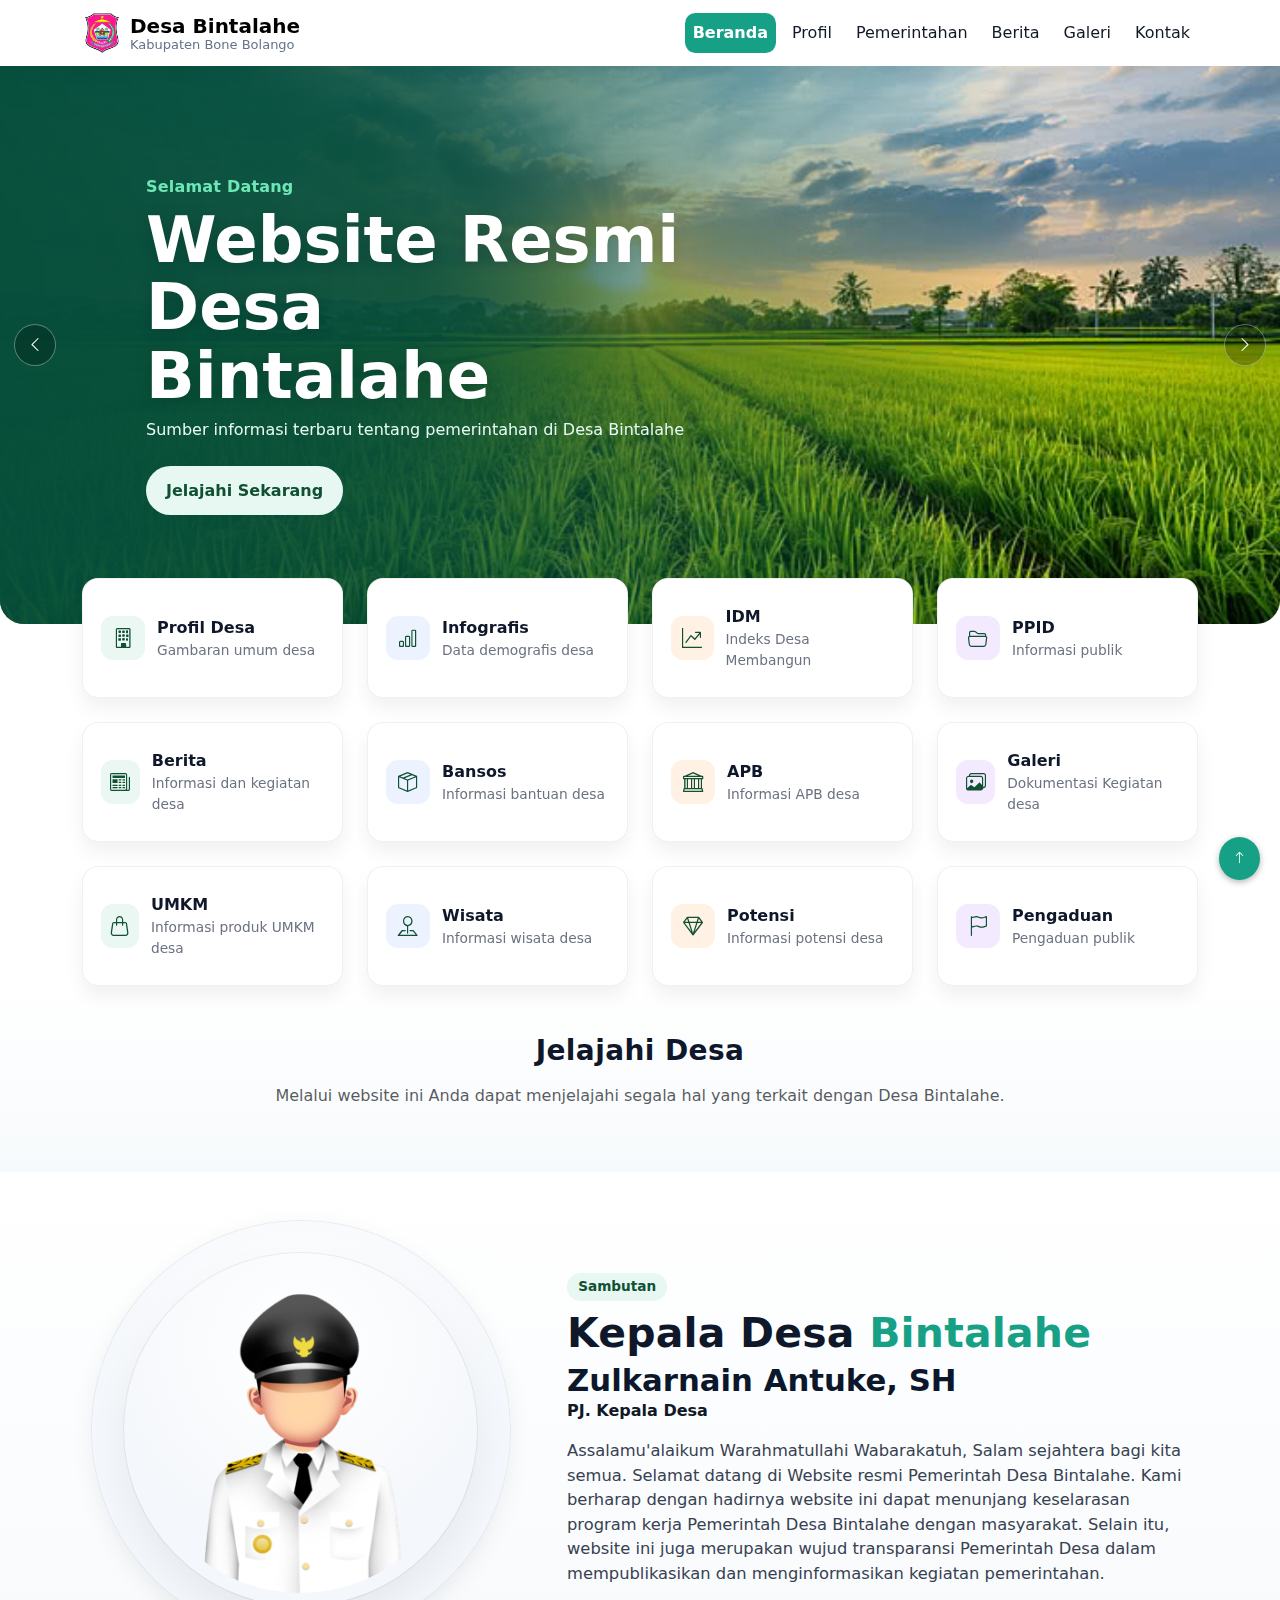
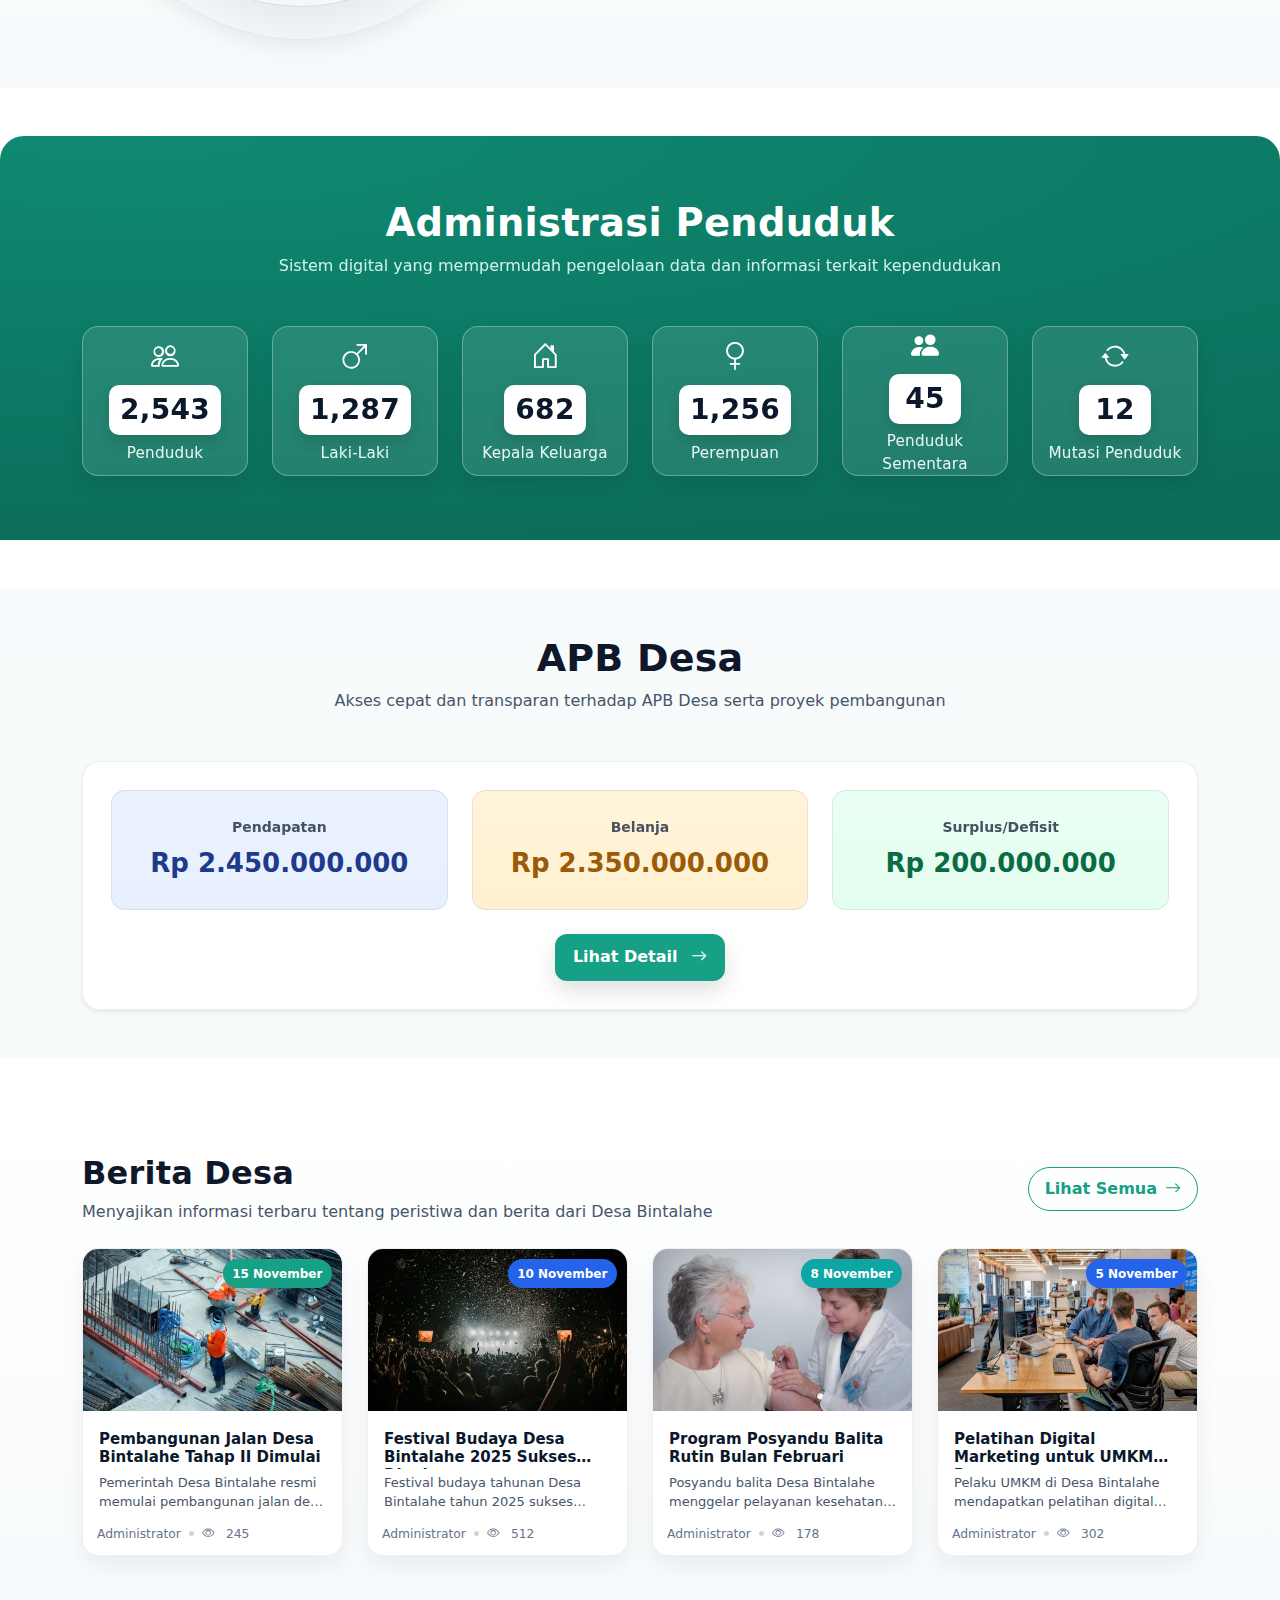
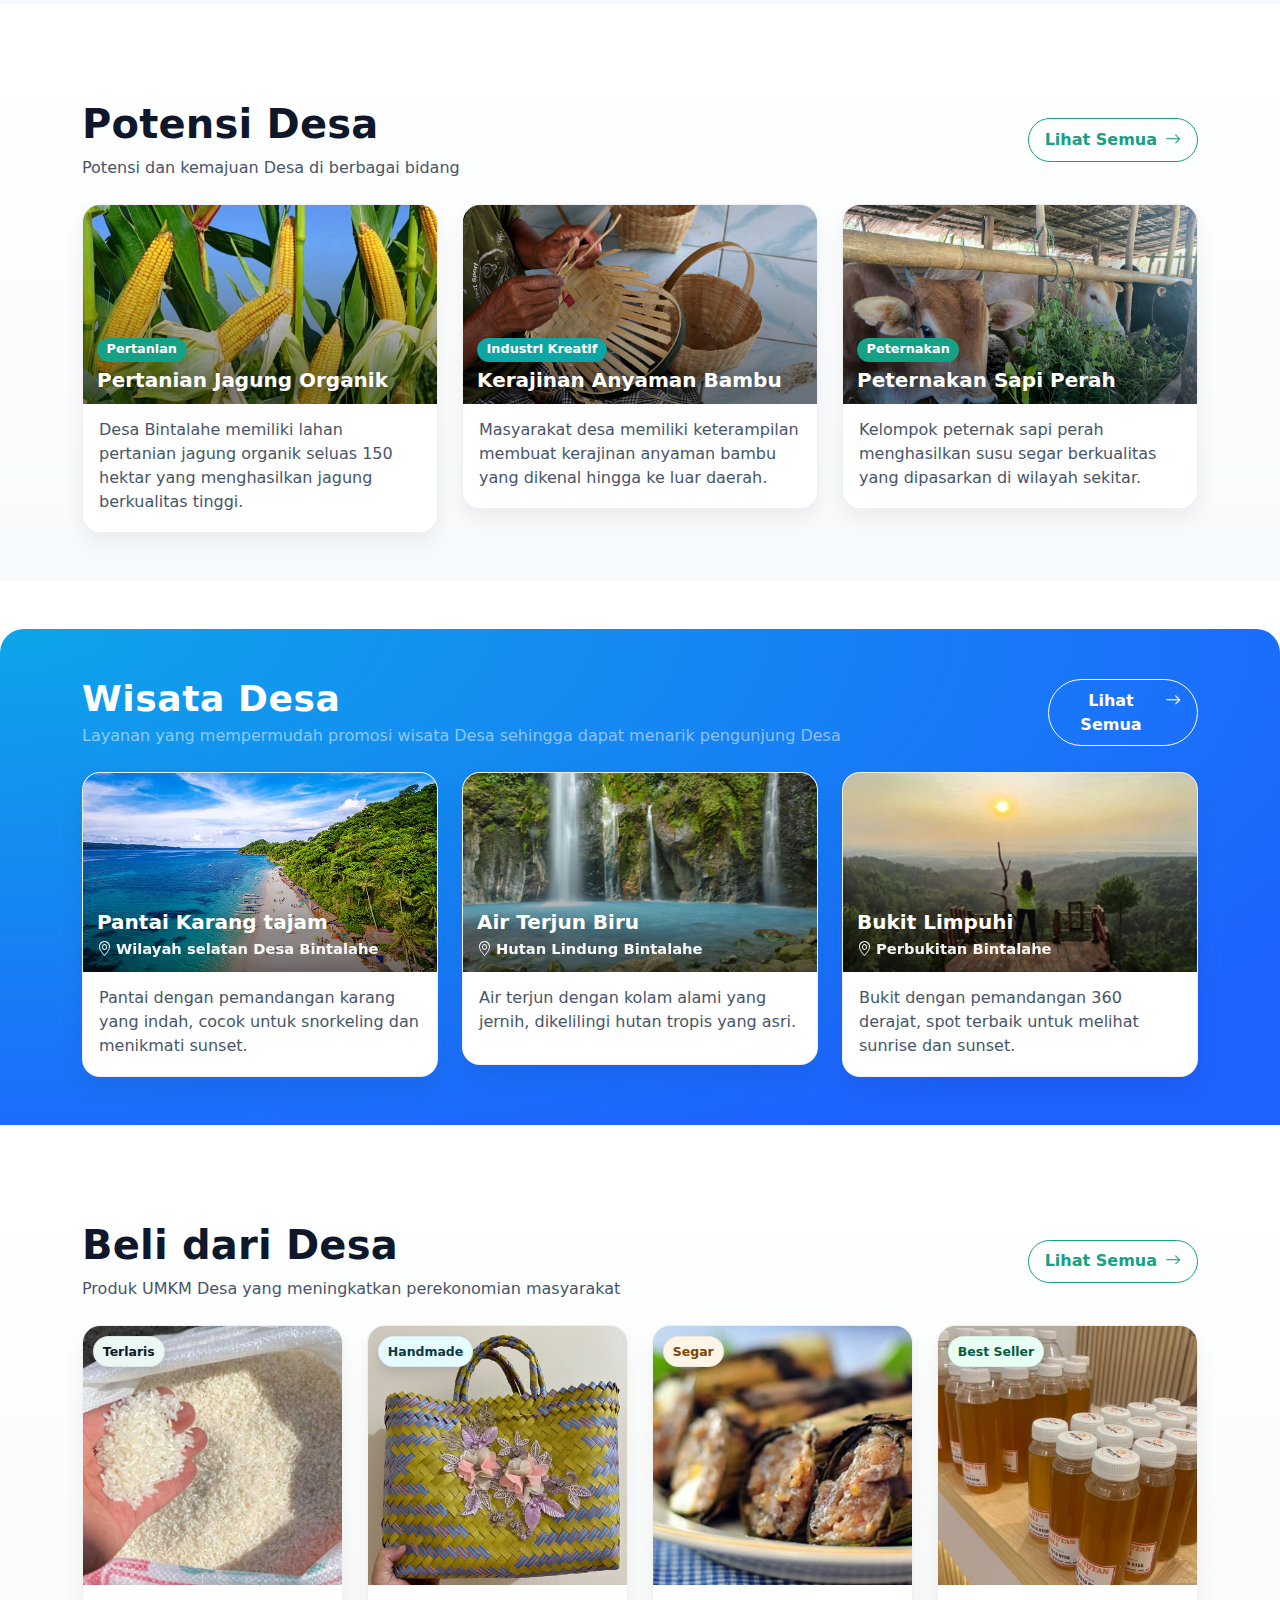
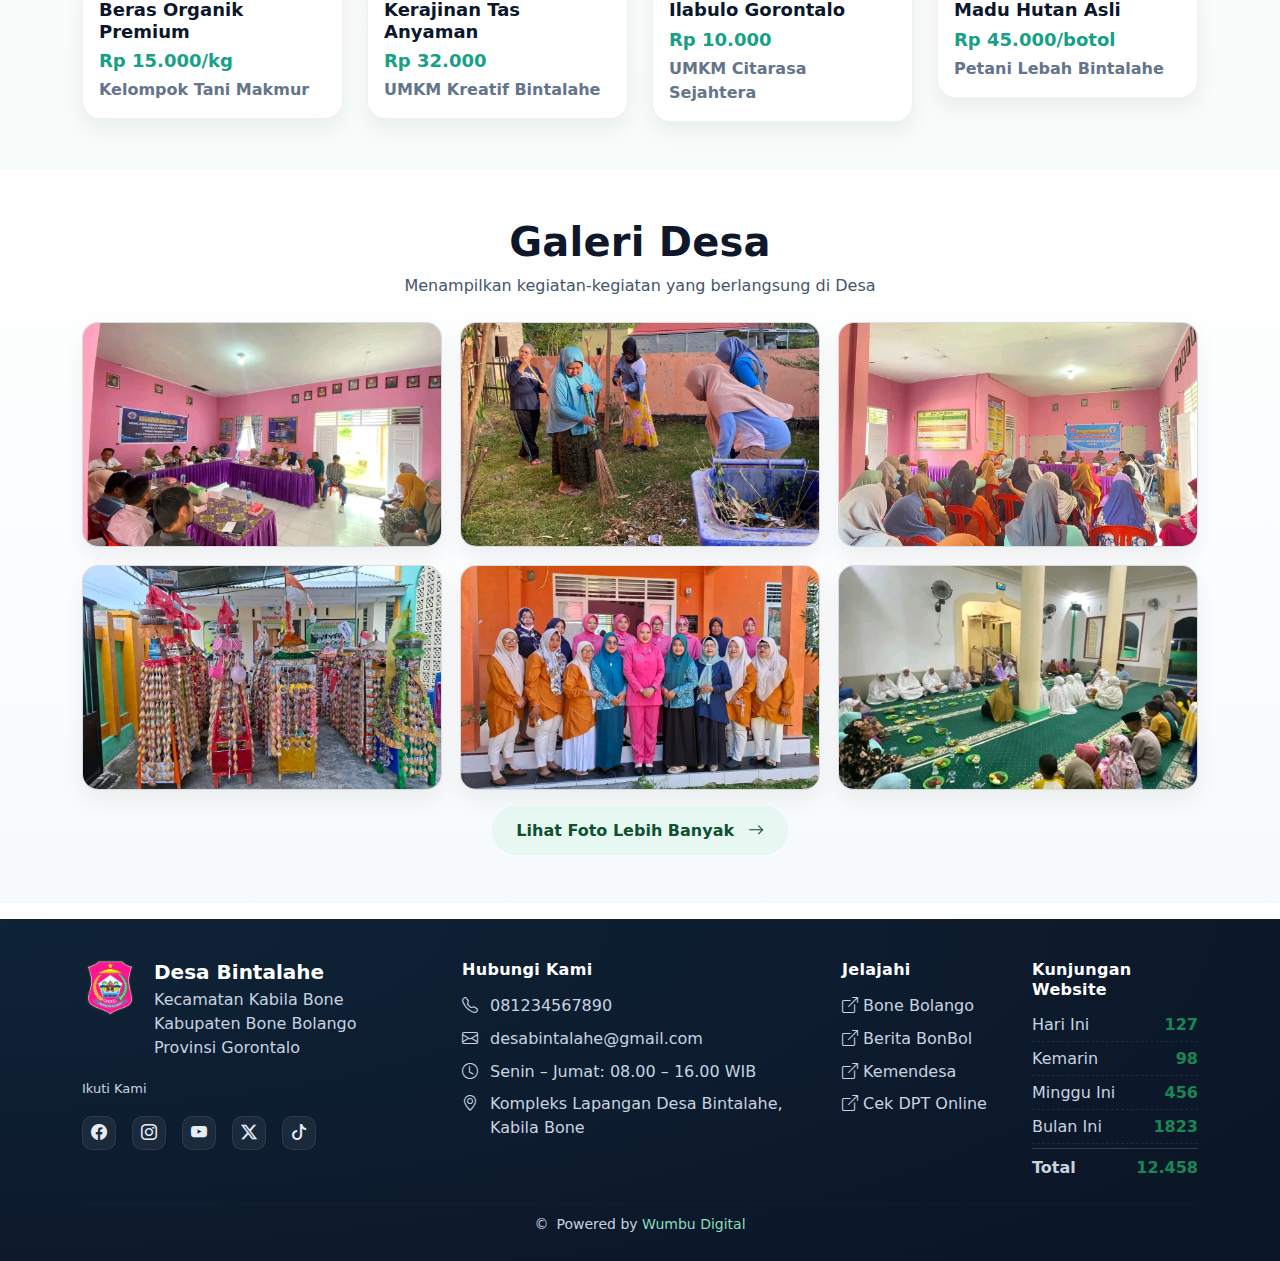
<file: index.html>
<!DOCTYPE html>
<html lang="id">
  <script>
    document.write(
      unescape(
        "%3C%68%65%61%64%3E%0A%20%20%20%20%3C%6D%65%74%61%20%63%68%61%72%73%65%74%3D%22%75%74%66%2D%38%22%20%2F%3E%0A%20%20%20%20%3C%6D%65%74%61%20%6E%61%6D%65%3D%22%76%69%65%77%70%6F%72%74%22%20%63%6F%6E%74%65%6E%74%3D%22%77%69%64%74%68%3D%64%65%76%69%63%65%2D%77%69%64%74%68%2C%20%69%6E%69%74%69%61%6C%2D%73%63%61%6C%65%3D%31%22%20%2F%3E%0A%20%20%20%20%3C%74%69%74%6C%65%3E%44%65%73%61%20%42%69%6E%74%61%6C%61%68%65%20–%20%42%65%72%61%6E%64%61%3C%2F%74%69%74%6C%65%3E%0A%20%20%20%20%3C%6C%69%6E%6B%20%72%65%6C%3D%22%69%63%6F%6E%22%20%68%72%65%66%3D%22%61%73%73%65%74%73%2F%69%6D%67%2F%62%6F%6E%62%6F%6C%2E%70%6E%67%22%20%74%79%70%65%3D%22%69%6D%61%67%65%2F%70%6E%67%22%20%2F%3E%0A%0A%20%20%20%20%3C%21%2D%2D%20%42%6F%6F%74%73%74%72%61%70%20%28%68%61%70%75%73%20%6A%69%6B%61%20%73%75%64%61%68%20%61%64%61%20%64%69%20%70%72%6F%79%65%6B%29%20%2D%2D%3E%0A%20%20%20%20%3C%6C%69%6E%6B%0A%20%20%20%20%20%20%68%72%65%66%3D%22%68%74%74%70%73%3A%2F%2F%63%64%6E%2E%6A%73%64%65%6C%69%76%72%2E%6E%65%74%2F%6E%70%6D%2F%62%6F%6F%74%73%74%72%61%70%40%35%2E%33%2E%33%2F%64%69%73%74%2F%63%73%73%2F%62%6F%6F%74%73%74%72%61%70%2E%6D%69%6E%2E%63%73%73%22%0A%20%20%20%20%20%20%72%65%6C%3D%22%73%74%79%6C%65%73%68%65%65%74%22%0A%20%20%20%20%2F%3E%0A%20%20%20%20%3C%21%2D%2D%20%42%6F%6F%74%73%74%72%61%70%20%49%63%6F%6E%73%20%28%75%6E%74%75%6B%20%69%6B%6F%6E%20%70%61%6E%61%68%20%26%20%6D%65%6E%75%29%20%2D%2D%3E%0A%20%20%20%20%3C%6C%69%6E%6B%0A%20%20%20%20%20%20%68%72%65%66%3D%22%68%74%74%70%73%3A%2F%2F%63%64%6E%2E%6A%73%64%65%6C%69%76%72%2E%6E%65%74%2F%6E%70%6D%2F%62%6F%6F%74%73%74%72%61%70%2D%69%63%6F%6E%73%40%31%2E%31%31%2E%33%2F%66%6F%6E%74%2F%62%6F%6F%74%73%74%72%61%70%2D%69%63%6F%6E%73%2E%63%73%73%22%0A%20%20%20%20%20%20%72%65%6C%3D%22%73%74%79%6C%65%73%68%65%65%74%22%0A%20%20%20%20%2F%3E%0A%0A%20%20%20%20%3C%21%2D%2D%20%53%74%79%6C%65%73%20%2D%2D%3E%0A%20%20%20%20%3C%6C%69%6E%6B%20%72%65%6C%3D%22%73%74%79%6C%65%73%68%65%65%74%22%20%68%72%65%66%3D%22%61%73%73%65%74%73%2F%63%73%73%2F%73%74%79%6C%65%2E%63%73%73%22%20%2F%3E%0A%20%20%3C%2F%68%65%61%64%3E%0A%20%20%3C%62%6F%64%79%3E%0A%20%20%20%20%3C%21%2D%2D%20%4E%41%56%42%41%52%20%2D%2D%3E%0A%20%20%20%20%3C%6E%61%76%20%63%6C%61%73%73%3D%22%6E%61%76%62%61%72%20%6E%61%76%62%61%72%2D%65%78%70%61%6E%64%2D%6C%67%20%6D%61%69%6E%2D%6E%61%76%62%61%72%20%73%74%69%63%6B%79%2D%74%6F%70%22%3E%0A%20%20%20%20%20%20%3C%64%69%76%20%63%6C%61%73%73%3D%22%63%6F%6E%74%61%69%6E%65%72%22%3E%0A%20%20%20%20%20%20%20%20%3C%61%20%63%6C%61%73%73%3D%22%6E%61%76%62%61%72%2D%62%72%61%6E%64%20%64%2D%66%6C%65%78%20%61%6C%69%67%6E%2D%69%74%65%6D%73%2D%63%65%6E%74%65%72%20%67%61%70%2D%32%22%20%68%72%65%66%3D%22%23%22%3E%0A%20%20%20%20%20%20%20%20%20%20%3C%21%2D%2D%20%67%61%6E%74%69%20%69%6E%69%20%64%65%6E%67%61%6E%20%6C%6F%67%6F%20%50%4E%47%20%6B%61%6D%75%20%2D%2D%3E%0A%20%20%20%20%20%20%20%20%20%20%3C%69%6D%67%20%73%72%63%3D%22%61%73%73%65%74%73%2F%69%6D%67%2F%62%6F%6E%62%6F%6C%2E%70%6E%67%22%20%61%6C%74%3D%22%4C%6F%67%6F%22%20%63%6C%61%73%73%3D%22%62%72%61%6E%64%2D%6C%6F%67%6F%22%20%2F%3E%0A%20%20%20%20%20%20%20%20%20%20%3C%73%70%61%6E%20%63%6C%61%73%73%3D%22%62%72%61%6E%64%2D%74%65%78%74%22%3E%0A%20%20%20%20%20%20%20%20%20%20%20%20%3C%73%74%72%6F%6E%67%3E%44%65%73%61%20%42%69%6E%74%61%6C%61%68%65%3C%2F%73%74%72%6F%6E%67%3E%0A%20%20%20%20%20%20%20%20%20%20%20%20%3C%73%6D%61%6C%6C%3E%4B%61%62%75%70%61%74%65%6E%20%42%6F%6E%65%20%42%6F%6C%61%6E%67%6F%3C%2F%73%6D%61%6C%6C%3E%0A%20%20%20%20%20%20%20%20%20%20%3C%2F%73%70%61%6E%3E%0A%20%20%20%20%20%20%20%20%3C%2F%61%3E%0A%0A%20%20%20%20%20%20%20%20%3C%21%2D%2D%20%74%6F%6D%62%6F%6C%20%74%6F%67%67%6C%65%72%20%6D%6F%62%69%6C%65%20%2D%2D%3E%0A%20%20%20%20%20%20%20%20%3C%62%75%74%74%6F%6E%0A%20%20%20%20%20%20%20%20%20%20%63%6C%61%73%73%3D%22%6E%61%76%62%61%72%2D%74%6F%67%67%6C%65%72%20%72%6F%75%6E%64%65%64%2D%33%22%0A%20%20%20%20%20%20%20%20%20%20%74%79%70%65%3D%22%62%75%74%74%6F%6E%22%0A%20%20%20%20%20%20%20%20%20%20%64%61%74%61%2D%62%73%2D%74%6F%67%67%6C%65%3D%22%63%6F%6C%6C%61%70%73%65%22%0A%20%20%20%20%20%20%20%20%20%20%64%61%74%61%2D%62%73%2D%74%61%72%67%65%74%3D%22%23%74%6F%70%6E%61%76%22%0A%20%20%20%20%20%20%20%20%20%20%61%72%69%61%2D%63%6F%6E%74%72%6F%6C%73%3D%22%74%6F%70%6E%61%76%22%0A%20%20%20%20%20%20%20%20%20%20%61%72%69%61%2D%65%78%70%61%6E%64%65%64%3D%22%66%61%6C%73%65%22%0A%20%20%20%20%20%20%20%20%20%20%61%72%69%61%2D%6C%61%62%65%6C%3D%22%54%6F%67%67%6C%65%20%6E%61%76%69%67%61%74%69%6F%6E%22%0A%20%20%20%20%20%20%20%20%3E%0A%20%20%20%20%20%20%20%20%20%20%3C%73%70%61%6E%20%63%6C%61%73%73%3D%22%62%69%20%62%69%2D%6C%69%73%74%22%3E%3C%2F%73%70%61%6E%3E%0A%20%20%20%20%20%20%20%20%3C%2F%62%75%74%74%6F%6E%3E%0A%0A%20%20%20%20%20%20%20%20%3C%64%69%76%20%63%6C%61%73%73%3D%22%63%6F%6C%6C%61%70%73%65%20%6E%61%76%62%61%72%2D%63%6F%6C%6C%61%70%73%65%22%20%69%64%3D%22%74%6F%70%6E%61%76%22%3E%0A%20%20%20%20%20%20%20%20%20%20%3C%75%6C%20%63%6C%61%73%73%3D%22%6E%61%76%62%61%72%2D%6E%61%76%20%6D%73%2D%61%75%74%6F%20%61%6C%69%67%6E%2D%69%74%65%6D%73%2D%6C%67%2D%63%65%6E%74%65%72%20%67%61%70%2D%6C%67%2D%32%22%3E%0A%20%20%20%20%20%20%20%20%20%20%20%20%3C%6C%69%20%63%6C%61%73%73%3D%22%6E%61%76%2D%69%74%65%6D%22%3E%0A%20%20%20%20%20%20%20%20%20%20%20%20%20%20%3C%61%20%63%6C%61%73%73%3D%22%6E%61%76%2D%6C%69%6E%6B%20%61%63%74%69%76%65%2D%70%69%6C%6C%22%20%68%72%65%66%3D%22%23%22%3E%42%65%72%61%6E%64%61%3C%2F%61%3E%0A%20%20%20%20%20%20%20%20%20%20%20%20%3C%2F%6C%69%3E%0A%20%20%20%20%20%20%20%20%20%20%20%20%3C%6C%69%20%63%6C%61%73%73%3D%22%6E%61%76%2D%69%74%65%6D%22%3E%3C%61%20%63%6C%61%73%73%3D%22%6E%61%76%2D%6C%69%6E%6B%22%20%68%72%65%66%3D%22%23%22%3E%50%72%6F%66%69%6C%3C%2F%61%3E%3C%2F%6C%69%3E%0A%20%20%20%20%20%20%20%20%20%20%20%20%3C%6C%69%20%63%6C%61%73%73%3D%22%6E%61%76%2D%69%74%65%6D%22%3E%0A%20%20%20%20%20%20%20%20%20%20%20%20%20%20%3C%61%20%63%6C%61%73%73%3D%22%6E%61%76%2D%6C%69%6E%6B%22%20%68%72%65%66%3D%22%23%22%3E%50%65%6D%65%72%69%6E%74%61%68%61%6E%3C%2F%61%3E%0A%20%20%20%20%20%20%20%20%20%20%20%20%3C%2F%6C%69%3E%0A%20%20%20%20%20%20%20%20%20%20%20%20%3C%6C%69%20%63%6C%61%73%73%3D%22%6E%61%76%2D%69%74%65%6D%22%3E%3C%61%20%63%6C%61%73%73%3D%22%6E%61%76%2D%6C%69%6E%6B%22%20%68%72%65%66%3D%22%23%22%3E%42%65%72%69%74%61%3C%2F%61%3E%3C%2F%6C%69%3E%0A%20%20%20%20%20%20%20%20%20%20%20%20%3C%6C%69%20%63%6C%61%73%73%3D%22%6E%61%76%2D%69%74%65%6D%22%3E%3C%61%20%63%6C%61%73%73%3D%22%6E%61%76%2D%6C%69%6E%6B%22%20%68%72%65%66%3D%22%23%67%61%6C%65%72%69%22%3E%47%61%6C%65%72%69%3C%2F%61%3E%3C%2F%6C%69%3E%0A%20%20%20%20%20%20%20%20%20%20%20%20%3C%6C%69%20%63%6C%61%73%73%3D%22%6E%61%76%2D%69%74%65%6D%22%3E%3C%61%20%63%6C%61%73%73%3D%22%6E%61%76%2D%6C%69%6E%6B%22%20%68%72%65%66%3D%22%23%22%3E%4B%6F%6E%74%61%6B%3C%2F%61%3E%3C%2F%6C%69%3E%0A%20%20%20%20%20%20%20%20%20%20%3C%2F%75%6C%3E%0A%20%20%20%20%20%20%20%20%3C%2F%64%69%76%3E%0A%20%20%20%20%20%20%3C%2F%64%69%76%3E%0A%20%20%20%20%3C%2F%6E%61%76%3E%0A%0A%20%20%20%20%3C%21%2D%2D%20%48%45%52%4F%20%2D%2D%3E%0A%20%20%20%20%3C%73%65%63%74%69%6F%6E%20%63%6C%61%73%73%3D%22%68%65%72%6F%22%3E%0A%20%20%20%20%20%20%3C%64%69%76%20%63%6C%61%73%73%3D%22%68%65%72%6F%2D%6F%76%65%72%6C%61%79%22%3E%3C%2F%64%69%76%3E%0A%0A%20%20%20%20%20%20%3C%21%2D%2D%20%63%61%72%6F%75%73%65%6C%20%62%67%20%2D%2D%3E%0A%20%20%20%20%20%20%3C%64%69%76%0A%20%20%20%20%20%20%20%20%69%64%3D%22%68%65%72%6F%43%61%72%6F%75%73%65%6C%22%0A%20%20%20%20%20%20%20%20%63%6C%61%73%73%3D%22%63%61%72%6F%75%73%65%6C%20%73%6C%69%64%65%20%63%61%72%6F%75%73%65%6C%2D%66%61%64%65%20%68%2D%31%30%30%22%0A%20%20%20%20%20%20%20%20%64%61%74%61%2D%62%73%2D%72%69%64%65%3D%22%63%61%72%6F%75%73%65%6C%22%0A%20%20%20%20%20%20%3E%0A%20%20%20%20%20%20%20%20%3C%64%69%76%20%63%6C%61%73%73%3D%22%63%61%72%6F%75%73%65%6C%2D%69%6E%6E%65%72%20%68%2D%31%30%30%22%3E%0A%20%20%20%20%20%20%20%20%20%20%3C%64%69%76%20%63%6C%61%73%73%3D%22%63%61%72%6F%75%73%65%6C%2D%69%74%65%6D%20%61%63%74%69%76%65%20%68%2D%31%30%30%22%3E%0A%20%20%20%20%20%20%20%20%20%20%20%20%3C%69%6D%67%0A%20%20%20%20%20%20%20%20%20%20%20%20%20%20%73%72%63%3D%22%61%73%73%65%74%73%5C%69%6D%67%5C%68%65%72%6F%30%2E%6A%70%67%22%0A%20%20%20%20%20%20%20%20%20%20%20%20%20%20%63%6C%61%73%73%3D%22%64%2D%62%6C%6F%63%6B%20%77%2D%31%30%30%20%68%2D%31%30%30%20%6F%62%6A%65%63%74%2D%63%6F%76%65%72%22%0A%20%20%20%20%20%20%20%20%20%20%20%20%20%20%61%6C%74%3D%22%73%6C%69%64%65%2D%31%22%0A%20%20%20%20%20%20%20%20%20%20%20%20%2F%3E%0A%20%20%20%20%20%20%20%20%20%20%3C%2F%64%69%76%3E%0A%20%20%20%20%20%20%20%20%20%20%3C%64%69%76%20%63%6C%61%73%73%3D%22%63%61%72%6F%75%73%65%6C%2D%69%74%65%6D%20%68%2D%31%30%30%22%3E%0A%20%20%20%20%20%20%20%20%20%20%20%20%3C%69%6D%67%0A%20%20%20%20%20%20%20%20%20%20%20%20%20%20%73%72%63%3D%22%61%73%73%65%74%73%5C%69%6D%67%5C%68%65%72%6F%31%2E%77%65%62%70%22%0A%20%20%20%20%20%20%20%20%20%20%20%20%20%20%63%6C%61%73%73%3D%22%64%2D%62%6C%6F%63%6B%20%77%2D%31%30%30%20%68%2D%31%30%30%20%6F%62%6A%65%63%74%2D%63%6F%76%65%72%22%0A%20%20%20%20%20%20%20%20%20%20%20%20%20%20%61%6C%74%3D%22%73%6C%69%64%65%2D%32%22%0A%20%20%20%20%20%20%20%20%20%20%20%20%2F%3E%0A%20%20%20%20%20%20%20%20%20%20%3C%2F%64%69%76%3E%0A%20%20%20%20%20%20%20%20%20%20%3C%64%69%76%20%63%6C%61%73%73%3D%22%63%61%72%6F%75%73%65%6C%2D%69%74%65%6D%20%68%2D%31%30%30%22%3E%0A%20%20%20%20%20%20%20%20%20%20%20%20%3C%69%6D%67%0A%20%20%20%20%20%20%20%20%20%20%20%20%20%20%73%72%63%3D%22%61%73%73%65%74%73%5C%69%6D%67%5C%68%65%72%6F%32%2E%6A%70%65%67%22%0A%20%20%20%20%20%20%20%20%20%20%20%20%20%20%63%6C%61%73%73%3D%22%64%2D%62%6C%6F%63%6B%20%77%2D%31%30%30%20%68%2D%31%30%30%20%6F%62%6A%65%63%74%2D%63%6F%76%65%72%22%0A%20%20%20%20%20%20%20%20%20%20%20%20%20%20%61%6C%74%3D%22%73%6C%69%64%65%2D%33%22%0A%20%20%20%20%20%20%20%20%20%20%20%20%2F%3E%0A%20%20%20%20%20%20%20%20%20%20%3C%2F%64%69%76%3E%0A%20%20%20%20%20%20%20%20%3C%2F%64%69%76%3E%0A%0A%20%20%20%20%20%20%20%20%3C%21%2D%2D%20%70%61%6E%61%68%20%2D%2D%3E%0A%20%20%20%20%20%20%20%20%3C%62%75%74%74%6F%6E%0A%20%20%20%20%20%20%20%20%20%20%63%6C%61%73%73%3D%22%63%61%72%6F%75%73%65%6C%2D%63%6F%6E%74%72%6F%6C%2D%70%72%65%76%22%0A%20%20%20%20%20%20%20%20%20%20%74%79%70%65%3D%22%62%75%74%74%6F%6E%22%0A%20%20%20%20%20%20%20%20%20%20%64%61%74%61%2D%62%73%2D%74%61%72%67%65%74%3D%22%23%68%65%72%6F%43%61%72%6F%75%73%65%6C%22%0A%20%20%20%20%20%20%20%20%20%20%64%61%74%61%2D%62%73%2D%73%6C%69%64%65%3D%22%70%72%65%76%22%0A%20%20%20%20%20%20%20%20%20%20%61%72%69%61%2D%6C%61%62%65%6C%3D%22%53%65%62%65%6C%75%6D%6E%79%61%22%0A%20%20%20%20%20%20%20%20%3E%0A%20%20%20%20%20%20%20%20%20%20%3C%73%70%61%6E%20%63%6C%61%73%73%3D%22%68%65%72%6F%2D%63%74%72%6C%22%3E%3C%69%20%63%6C%61%73%73%3D%22%62%69%20%62%69%2D%63%68%65%76%72%6F%6E%2D%6C%65%66%74%22%3E%3C%2F%69%3E%3C%2F%73%70%61%6E%3E%0A%20%20%20%20%20%20%20%20%3C%2F%62%75%74%74%6F%6E%3E%0A%20%20%20%20%20%20%20%20%3C%62%75%74%74%6F%6E%0A%20%20%20%20%20%20%20%20%20%20%63%6C%61%73%73%3D%22%63%61%72%6F%75%73%65%6C%2D%63%6F%6E%74%72%6F%6C%2D%6E%65%78%74%22%0A%20%20%20%20%20%20%20%20%20%20%74%79%70%65%3D%22%62%75%74%74%6F%6E%22%0A%20%20%20%20%20%20%20%20%20%20%64%61%74%61%2D%62%73%2D%74%61%72%67%65%74%3D%22%23%68%65%72%6F%43%61%72%6F%75%73%65%6C%22%0A%20%20%20%20%20%20%20%20%20%20%64%61%74%61%2D%62%73%2D%73%6C%69%64%65%3D%22%6E%65%78%74%22%0A%20%20%20%20%20%20%20%20%20%20%61%72%69%61%2D%6C%61%62%65%6C%3D%22%42%65%72%69%6B%75%74%6E%79%61%22%0A%20%20%20%20%20%20%20%20%3E%0A%20%20%20%20%20%20%20%20%20%20%3C%73%70%61%6E%20%63%6C%61%73%73%3D%22%68%65%72%6F%2D%63%74%72%6C%22%3E%3C%69%20%63%6C%61%73%73%3D%22%62%69%20%62%69%2D%63%68%65%76%72%6F%6E%2D%72%69%67%68%74%22%3E%3C%2F%69%3E%3C%2F%73%70%61%6E%3E%0A%20%20%20%20%20%20%20%20%3C%2F%62%75%74%74%6F%6E%3E%0A%20%20%20%20%20%20%3C%2F%64%69%76%3E%0A%0A%20%20%20%20%20%20%3C%21%2D%2D%20%43%4F%50%59%20%68%65%72%6F%20%28%6C%61%79%6F%75%74%20%31%20%6B%6F%6C%6F%6D%2C%20%6B%69%72%69%29%20%2D%2D%3E%0A%20%20%20%20%20%20%3C%64%69%76%20%63%6C%61%73%73%3D%22%68%65%72%6F%2D%63%6F%70%79%20%63%6F%6E%74%61%69%6E%65%72%22%3E%0A%20%20%20%20%20%20%20%20%3C%64%69%76%20%63%6C%61%73%73%3D%22%68%65%72%6F%2D%63%6F%6E%74%65%6E%74%22%3E%0A%20%20%20%20%20%20%20%20%20%20%3C%70%20%63%6C%61%73%73%3D%22%6C%65%61%64%75%70%20%6D%62%2D%32%22%3E%53%65%6C%61%6D%61%74%20%44%61%74%61%6E%67%3C%2F%70%3E%0A%20%20%20%20%20%20%20%20%20%20%3C%68%31%20%63%6C%61%73%73%3D%22%74%69%74%6C%65%22%3E%0A%20%20%20%20%20%20%20%20%20%20%20%20%57%65%62%73%69%74%65%20%52%65%73%6D%69%20%44%65%73%61%0A%20%20%20%20%20%20%20%20%20%20%20%20%3C%73%70%61%6E%20%63%6C%61%73%73%3D%22%64%2D%62%6C%6F%63%6B%22%3E%42%69%6E%74%61%6C%61%68%65%3C%2F%73%70%61%6E%3E%0A%20%20%20%20%20%20%20%20%20%20%3C%2F%68%31%3E%0A%20%20%20%20%20%20%20%20%20%20%3C%70%20%63%6C%61%73%73%3D%22%73%75%62%74%69%74%6C%65%22%3E%0A%20%20%20%20%20%20%20%20%20%20%20%20%53%75%6D%62%65%72%20%69%6E%66%6F%72%6D%61%73%69%20%74%65%72%62%61%72%75%20%74%65%6E%74%61%6E%67%20%70%65%6D%65%72%69%6E%74%61%68%61%6E%20%64%69%20%44%65%73%61%20%42%69%6E%74%61%6C%61%68%65%0A%20%20%20%20%20%20%20%20%20%20%3C%2F%70%3E%0A%20%20%20%20%20%20%20%20%20%20%3C%61%20%68%72%65%66%3D%22%23%6A%65%6C%61%6A%61%68%22%20%63%6C%61%73%73%3D%22%62%74%6E%20%62%74%6E%2D%63%74%61%20%6D%74%2D%34%22%3E%4A%65%6C%61%6A%61%68%69%20%53%65%6B%61%72%61%6E%67%3C%2F%61%3E%0A%20%20%20%20%20%20%20%20%3C%2F%64%69%76%3E%0A%20%20%20%20%20%20%3C%2F%64%69%76%3E%0A%20%20%20%20%3C%2F%73%65%63%74%69%6F%6E%3E%0A%0A%20%20%20%20%3C%21%2D%2D%20%47%52%49%44%20%4D%45%4E%55%20%2D%2D%3E%0A%20%20%20%20%3C%73%65%63%74%69%6F%6E%20%63%6C%61%73%73%3D%22%66%65%61%74%75%72%65%2D%77%72%61%70%20%63%6F%6E%74%61%69%6E%65%72%22%3E%0A%20%20%20%20%20%20%3C%64%69%76%20%69%64%3D%22%6A%65%6C%61%6A%61%68%22%20%63%6C%61%73%73%3D%22%72%6F%77%20%67%2D%33%20%67%2D%6D%64%2D%34%22%3E%0A%20%20%20%20%20%20%20%20%3C%64%69%76%20%63%6C%61%73%73%3D%22%63%6F%6C%2D%36%20%63%6F%6C%2D%6D%64%2D%33%22%3E%0A%20%20%20%20%20%20%20%20%20%20%3C%61%20%63%6C%61%73%73%3D%22%66%65%61%74%75%72%65%2D%63%61%72%64%22%20%68%72%65%66%3D%22%23%22%3E%0A%20%20%20%20%20%20%20%20%20%20%20%20%3C%73%70%61%6E%20%63%6C%61%73%73%3D%22%66%65%61%74%75%72%65%2D%69%63%6F%6E%20%62%67%2D%70%61%73%74%65%6C%2D%31%22%0A%20%20%20%20%20%20%20%20%20%20%20%20%20%20%3E%3C%69%20%63%6C%61%73%73%3D%22%62%69%20%62%69%2D%62%75%69%6C%64%69%6E%67%22%3E%3C%2F%69%0A%20%20%20%20%20%20%20%20%20%20%20%20%3E%3C%2F%73%70%61%6E%3E%0A%20%20%20%20%20%20%20%20%20%20%20%20%3C%73%70%61%6E%3E%0A%20%20%20%20%20%20%20%20%20%20%20%20%20%20%3C%73%70%61%6E%20%63%6C%61%73%73%3D%22%66%65%61%74%75%72%65%2D%74%69%74%6C%65%22%3E%50%72%6F%66%69%6C%20%44%65%73%61%3C%2F%73%70%61%6E%3E%0A%20%20%20%20%20%20%20%20%20%20%20%20%20%20%3C%73%6D%61%6C%6C%20%63%6C%61%73%73%3D%22%66%65%61%74%75%72%65%2D%64%65%73%63%22%3E%47%61%6D%62%61%72%61%6E%20%75%6D%75%6D%20%64%65%73%61%3C%2F%73%6D%61%6C%6C%3E%0A%20%20%20%20%20%20%20%20%20%20%20%20%3C%2F%73%70%61%6E%3E%0A%20%20%20%20%20%20%20%20%20%20%3C%2F%61%3E%0A%20%20%20%20%20%20%20%20%3C%2F%64%69%76%3E%0A%20%20%20%20%20%20%20%20%3C%64%69%76%20%63%6C%61%73%73%3D%22%63%6F%6C%2D%36%20%63%6F%6C%2D%6D%64%2D%33%22%3E%0A%20%20%20%20%20%20%20%20%20%20%3C%61%20%63%6C%61%73%73%3D%22%66%65%61%74%75%72%65%2D%63%61%72%64%22%20%68%72%65%66%3D%22%23%22%3E%0A%20%20%20%20%20%20%20%20%20%20%20%20%3C%73%70%61%6E%20%63%6C%61%73%73%3D%22%66%65%61%74%75%72%65%2D%69%63%6F%6E%20%62%67%2D%70%61%73%74%65%6C%2D%32%22%0A%20%20%20%20%20%20%20%20%20%20%20%20%20%20%3E%3C%69%20%63%6C%61%73%73%3D%22%62%69%20%62%69%2D%62%61%72%2D%63%68%61%72%74%22%3E%3C%2F%69%0A%20%20%20%20%20%20%20%20%20%20%20%20%3E%3C%2F%73%70%61%6E%3E%0A%20%20%20%20%20%20%20%20%20%20%20%20%3C%73%70%61%6E%3E%0A%20%20%20%20%20%20%20%20%20%20%20%20%20%20%3C%73%70%61%6E%20%63%6C%61%73%73%3D%22%66%65%61%74%75%72%65%2D%74%69%74%6C%65%22%3E%49%6E%66%6F%67%72%61%66%69%73%3C%2F%73%70%61%6E%3E%0A%20%20%20%20%20%20%20%20%20%20%20%20%20%20%3C%73%6D%61%6C%6C%20%63%6C%61%73%73%3D%22%66%65%61%74%75%72%65%2D%64%65%73%63%22%3E%44%61%74%61%20%64%65%6D%6F%67%72%61%66%69%73%20%64%65%73%61%3C%2F%73%6D%61%6C%6C%3E%0A%20%20%20%20%20%20%20%20%20%20%20%20%3C%2F%73%70%61%6E%3E%0A%20%20%20%20%20%20%20%20%20%20%3C%2F%61%3E%0A%20%20%20%20%20%20%20%20%3C%2F%64%69%76%3E%0A%20%20%20%20%20%20%20%20%3C%64%69%76%20%63%6C%61%73%73%3D%22%63%6F%6C%2D%36%20%63%6F%6C%2D%6D%64%2D%33%22%3E%0A%20%20%20%20%20%20%20%20%20%20%3C%61%20%63%6C%61%73%73%3D%22%66%65%61%74%75%72%65%2D%63%61%72%64%22%20%68%72%65%66%3D%22%23%22%3E%0A%20%20%20%20%20%20%20%20%20%20%20%20%3C%73%70%61%6E%20%63%6C%61%73%73%3D%22%66%65%61%74%75%72%65%2D%69%63%6F%6E%20%62%67%2D%70%61%73%74%65%6C%2D%33%22%0A%20%20%20%20%20%20%20%20%20%20%20%20%20%20%3E%3C%69%20%63%6C%61%73%73%3D%22%62%69%20%62%69%2D%67%72%61%70%68%2D%75%70%2D%61%72%72%6F%77%22%3E%3C%2F%69%0A%20%20%20%20%20%20%20%20%20%20%20%20%3E%3C%2F%73%70%61%6E%3E%0A%20%20%20%20%20%20%20%20%20%20%20%20%3C%73%70%61%6E%3E%0A%20%20%20%20%20%20%20%20%20%20%20%20%20%20%3C%73%70%61%6E%20%63%6C%61%73%73%3D%22%66%65%61%74%75%72%65%2D%74%69%74%6C%65%22%3E%49%44%4D%3C%2F%73%70%61%6E%3E%0A%20%20%20%20%20%20%20%20%20%20%20%20%20%20%3C%73%6D%61%6C%6C%20%63%6C%61%73%73%3D%22%66%65%61%74%75%72%65%2D%64%65%73%63%22%3E%49%6E%64%65%6B%73%20%44%65%73%61%20%4D%65%6D%62%61%6E%67%75%6E%3C%2F%73%6D%61%6C%6C%3E%0A%20%20%20%20%20%20%20%20%20%20%20%20%3C%2F%73%70%61%6E%3E%0A%20%20%20%20%20%20%20%20%20%20%3C%2F%61%3E%0A%20%20%20%20%20%20%20%20%3C%2F%64%69%76%3E%0A%20%20%20%20%20%20%20%20%3C%64%69%76%20%63%6C%61%73%73%3D%22%63%6F%6C%2D%36%20%63%6F%6C%2D%6D%64%2D%33%22%3E%0A%20%20%20%20%20%20%20%20%20%20%3C%61%20%63%6C%61%73%73%3D%22%66%65%61%74%75%72%65%2D%63%61%72%64%22%20%68%72%65%66%3D%22%23%22%3E%0A%20%20%20%20%20%20%20%20%20%20%20%20%3C%73%70%61%6E%20%63%6C%61%73%73%3D%22%66%65%61%74%75%72%65%2D%69%63%6F%6E%20%62%67%2D%70%61%73%74%65%6C%2D%34%22%0A%20%20%20%20%20%20%20%20%20%20%20%20%20%20%3E%3C%69%20%63%6C%61%73%73%3D%22%62%69%20%62%69%2D%66%6F%6C%64%65%72%32%2D%6F%70%65%6E%22%3E%3C%2F%69%0A%20%20%20%20%20%20%20%20%20%20%20%20%3E%3C%2F%73%70%61%6E%3E%0A%20%20%20%20%20%20%20%20%20%20%20%20%3C%73%70%61%6E%3E%0A%20%20%20%20%20%20%20%20%20%20%20%20%20%20%3C%73%70%61%6E%20%63%6C%61%73%73%3D%22%66%65%61%74%75%72%65%2D%74%69%74%6C%65%22%3E%50%50%49%44%3C%2F%73%70%61%6E%3E%0A%20%20%20%20%20%20%20%20%20%20%20%20%20%20%3C%73%6D%61%6C%6C%20%63%6C%61%73%73%3D%22%66%65%61%74%75%72%65%2D%64%65%73%63%22%3E%49%6E%66%6F%72%6D%61%73%69%20%70%75%62%6C%69%6B%3C%2F%73%6D%61%6C%6C%3E%0A%20%20%20%20%20%20%20%20%20%20%20%20%3C%2F%73%70%61%6E%3E%0A%20%20%20%20%20%20%20%20%20%20%3C%2F%61%3E%0A%20%20%20%20%20%20%20%20%3C%2F%64%69%76%3E%0A%20%20%20%20%20%20%20%20%3C%64%69%76%20%63%6C%61%73%73%3D%22%63%6F%6C%2D%36%20%63%6F%6C%2D%6D%64%2D%33%22%3E%0A%20%20%20%20%20%20%20%20%20%20%3C%61%20%63%6C%61%73%73%3D%22%66%65%61%74%75%72%65%2D%63%61%72%64%22%20%68%72%65%66%3D%22%23%22%3E%0A%20%20%20%20%20%20%20%20%20%20%20%20%3C%73%70%61%6E%20%63%6C%61%73%73%3D%22%66%65%61%74%75%72%65%2D%69%63%6F%6E%20%62%67%2D%70%61%73%74%65%6C%2D%31%22%0A%20%20%20%20%20%20%20%20%20%20%20%20%20%20%3E%3C%69%20%63%6C%61%73%73%3D%22%62%69%20%62%69%2D%6E%65%77%73%70%61%70%65%72%22%3E%3C%2F%69%0A%20%20%20%20%20%20%20%20%20%20%20%20%3E%3C%2F%73%70%61%6E%3E%0A%20%20%20%20%20%20%20%20%20%20%20%20%3C%73%70%61%6E%3E%0A%20%20%20%20%20%20%20%20%20%20%20%20%20%20%3C%73%70%61%6E%20%63%6C%61%73%73%3D%22%66%65%61%74%75%72%65%2D%74%69%74%6C%65%22%3E%42%65%72%69%74%61%3C%2F%73%70%61%6E%3E%0A%20%20%20%20%20%20%20%20%20%20%20%20%20%20%3C%73%6D%61%6C%6C%20%63%6C%61%73%73%3D%22%66%65%61%74%75%72%65%2D%64%65%73%63%22%3E%49%6E%66%6F%72%6D%61%73%69%20%64%61%6E%20%6B%65%67%69%61%74%61%6E%20%64%65%73%61%3C%2F%73%6D%61%6C%6C%3E%0A%20%20%20%20%20%20%20%20%20%20%20%20%3C%2F%73%70%61%6E%3E%0A%20%20%20%20%20%20%20%20%20%20%3C%2F%61%3E%0A%20%20%20%20%20%20%20%20%3C%2F%64%69%76%3E%0A%20%20%20%20%20%20%20%20%3C%64%69%76%20%63%6C%61%73%73%3D%22%63%6F%6C%2D%36%20%63%6F%6C%2D%6D%64%2D%33%22%3E%0A%20%20%20%20%20%20%20%20%20%20%3C%61%20%63%6C%61%73%73%3D%22%66%65%61%74%75%72%65%2D%63%61%72%64%22%20%68%72%65%66%3D%22%23%22%3E%0A%20%20%20%20%20%20%20%20%20%20%20%20%3C%73%70%61%6E%20%63%6C%61%73%73%3D%22%66%65%61%74%75%72%65%2D%69%63%6F%6E%20%62%67%2D%70%61%73%74%65%6C%2D%32%22%0A%20%20%20%20%20%20%20%20%20%20%20%20%20%20%3E%3C%69%20%63%6C%61%73%73%3D%22%62%69%20%62%69%2D%62%6F%78%2D%73%65%61%6D%22%3E%3C%2F%69%0A%20%20%20%20%20%20%20%20%20%20%20%20%3E%3C%2F%73%70%61%6E%3E%0A%20%20%20%20%20%20%20%20%20%20%20%20%3C%73%70%61%6E%3E%0A%20%20%20%20%20%20%20%20%20%20%20%20%20%20%3C%73%70%61%6E%20%63%6C%61%73%73%3D%22%66%65%61%74%75%72%65%2D%74%69%74%6C%65%22%3E%42%61%6E%73%6F%73%3C%2F%73%70%61%6E%3E%0A%20%20%20%20%20%20%20%20%20%20%20%20%20%20%3C%73%6D%61%6C%6C%20%63%6C%61%73%73%3D%22%66%65%61%74%75%72%65%2D%64%65%73%63%22%3E%49%6E%66%6F%72%6D%61%73%69%20%62%61%6E%74%75%61%6E%20%64%65%73%61%3C%2F%73%6D%61%6C%6C%3E%0A%20%20%20%20%20%20%20%20%20%20%20%20%3C%2F%73%70%61%6E%3E%0A%20%20%20%20%20%20%20%20%20%20%3C%2F%61%3E%0A%20%20%20%20%20%20%20%20%3C%2F%64%69%76%3E%0A%20%20%20%20%20%20%20%20%3C%64%69%76%20%63%6C%61%73%73%3D%22%63%6F%6C%2D%36%20%63%6F%6C%2D%6D%64%2D%33%22%3E%0A%20%20%20%20%20%20%20%20%20%20%3C%61%20%63%6C%61%73%73%3D%22%66%65%61%74%75%72%65%2D%63%61%72%64%22%20%68%72%65%66%3D%22%23%22%3E%0A%20%20%20%20%20%20%20%20%20%20%20%20%3C%73%70%61%6E%20%63%6C%61%73%73%3D%22%66%65%61%74%75%72%65%2D%69%63%6F%6E%20%62%67%2D%70%61%73%74%65%6C%2D%33%22%0A%20%20%20%20%20%20%20%20%20%20%20%20%20%20%3E%3C%69%20%63%6C%61%73%73%3D%22%62%69%20%62%69%2D%62%61%6E%6B%22%3E%3C%2F%69%0A%20%20%20%20%20%20%20%20%20%20%20%20%3E%3C%2F%73%70%61%6E%3E%0A%20%20%20%20%20%20%20%20%20%20%20%20%3C%73%70%61%6E%3E%0A%20%20%20%20%20%20%20%20%20%20%20%20%20%20%3C%73%70%61%6E%20%63%6C%61%73%73%3D%22%66%65%61%74%75%72%65%2D%74%69%74%6C%65%22%3E%41%50%42%3C%2F%73%70%61%6E%3E%0A%20%20%20%20%20%20%20%20%20%20%20%20%20%20%3C%73%6D%61%6C%6C%20%63%6C%61%73%73%3D%22%66%65%61%74%75%72%65%2D%64%65%73%63%22%3E%49%6E%66%6F%72%6D%61%73%69%20%41%50%42%20%64%65%73%61%3C%2F%73%6D%61%6C%6C%3E%0A%20%20%20%20%20%20%20%20%20%20%20%20%3C%2F%73%70%61%6E%3E%0A%20%20%20%20%20%20%20%20%20%20%3C%2F%61%3E%0A%20%20%20%20%20%20%20%20%3C%2F%64%69%76%3E%0A%20%20%20%20%20%20%20%20%3C%64%69%76%20%63%6C%61%73%73%3D%22%63%6F%6C%2D%36%20%63%6F%6C%2D%6D%64%2D%33%22%3E%0A%20%20%20%20%20%20%20%20%20%20%3C%61%20%63%6C%61%73%73%3D%22%66%65%61%74%75%72%65%2D%63%61%72%64%22%20%68%72%65%66%3D%22%23%22%3E%0A%20%20%20%20%20%20%20%20%20%20%20%20%3C%73%70%61%6E%20%63%6C%61%73%73%3D%22%66%65%61%74%75%72%65%2D%69%63%6F%6E%20%62%67%2D%70%61%73%74%65%6C%2D%34%22%0A%20%20%20%20%20%20%20%20%20%20%20%20%20%20%3E%3C%69%20%63%6C%61%73%73%3D%22%62%69%20%62%69%2D%69%6D%61%67%65%73%22%3E%3C%2F%69%0A%20%20%20%20%20%20%20%20%20%20%20%20%3E%3C%2F%73%70%61%6E%3E%0A%20%20%20%20%20%20%20%20%20%20%20%20%3C%73%70%61%6E%3E%0A%20%20%20%20%20%20%20%20%20%20%20%20%20%20%3C%73%70%61%6E%20%63%6C%61%73%73%3D%22%66%65%61%74%75%72%65%2D%74%69%74%6C%65%22%3E%47%61%6C%65%72%69%3C%2F%73%70%61%6E%3E%0A%20%20%20%20%20%20%20%20%20%20%20%20%20%20%3C%73%6D%61%6C%6C%20%63%6C%61%73%73%3D%22%66%65%61%74%75%72%65%2D%64%65%73%63%22%3E%44%6F%6B%75%6D%65%6E%74%61%73%69%20%4B%65%67%69%61%74%61%6E%20%64%65%73%61%3C%2F%73%6D%61%6C%6C%3E%0A%20%20%20%20%20%20%20%20%20%20%20%20%3C%2F%73%70%61%6E%3E%0A%20%20%20%20%20%20%20%20%20%20%3C%2F%61%3E%0A%20%20%20%20%20%20%20%20%3C%2F%64%69%76%3E%0A%20%20%20%20%20%20%20%20%3C%64%69%76%20%63%6C%61%73%73%3D%22%63%6F%6C%2D%36%20%63%6F%6C%2D%6D%64%2D%33%22%3E%0A%20%20%20%20%20%20%20%20%20%20%3C%61%20%63%6C%61%73%73%3D%22%66%65%61%74%75%72%65%2D%63%61%72%64%22%20%68%72%65%66%3D%22%23%22%3E%0A%20%20%20%20%20%20%20%20%20%20%20%20%3C%73%70%61%6E%20%63%6C%61%73%73%3D%22%66%65%61%74%75%72%65%2D%69%63%6F%6E%20%62%67%2D%70%61%73%74%65%6C%2D%31%22%0A%20%20%20%20%20%20%20%20%20%20%20%20%20%20%3E%3C%69%20%63%6C%61%73%73%3D%22%62%69%20%62%69%2D%68%61%6E%64%62%61%67%22%3E%3C%2F%69%0A%20%20%20%20%20%20%20%20%20%20%20%20%3E%3C%2F%73%70%61%6E%3E%0A%20%20%20%20%20%20%20%20%20%20%20%20%3C%73%70%61%6E%3E%0A%20%20%20%20%20%20%20%20%20%20%20%20%20%20%3C%73%70%61%6E%20%63%6C%61%73%73%3D%22%66%65%61%74%75%72%65%2D%74%69%74%6C%65%22%3E%55%4D%4B%4D%3C%2F%73%70%61%6E%3E%0A%20%20%20%20%20%20%20%20%20%20%20%20%20%20%3C%73%6D%61%6C%6C%20%63%6C%61%73%73%3D%22%66%65%61%74%75%72%65%2D%64%65%73%63%22%3E%49%6E%66%6F%72%6D%61%73%69%20%70%72%6F%64%75%6B%20%55%4D%4B%4D%20%64%65%73%61%3C%2F%73%6D%61%6C%6C%3E%0A%20%20%20%20%20%20%20%20%20%20%20%20%3C%2F%73%70%61%6E%3E%0A%20%20%20%20%20%20%20%20%20%20%3C%2F%61%3E%0A%20%20%20%20%20%20%20%20%3C%2F%64%69%76%3E%0A%20%20%20%20%20%20%20%20%3C%64%69%76%20%63%6C%61%73%73%3D%22%63%6F%6C%2D%36%20%63%6F%6C%2D%6D%64%2D%33%22%3E%0A%20%20%20%20%20%20%20%20%20%20%3C%61%20%63%6C%61%73%73%3D%22%66%65%61%74%75%72%65%2D%63%61%72%64%22%20%68%72%65%66%3D%22%23%22%3E%0A%20%20%20%20%20%20%20%20%20%20%20%20%3C%73%70%61%6E%20%63%6C%61%73%73%3D%22%66%65%61%74%75%72%65%2D%69%63%6F%6E%20%62%67%2D%70%61%73%74%65%6C%2D%32%22%0A%20%20%20%20%20%20%20%20%20%20%20%20%20%20%3E%3C%69%20%63%6C%61%73%73%3D%22%62%69%20%62%69%2D%70%69%6E%2D%6D%61%70%22%3E%3C%2F%69%0A%20%20%20%20%20%20%20%20%20%20%20%20%3E%3C%2F%73%70%61%6E%3E%0A%20%20%20%20%20%20%20%20%20%20%20%20%3C%73%70%61%6E%3E%0A%20%20%20%20%20%20%20%20%20%20%20%20%20%20%3C%73%70%61%6E%20%63%6C%61%73%73%3D%22%66%65%61%74%75%72%65%2D%74%69%74%6C%65%22%3E%57%69%73%61%74%61%3C%2F%73%70%61%6E%3E%0A%20%20%20%20%20%20%20%20%20%20%20%20%20%20%3C%73%6D%61%6C%6C%20%63%6C%61%73%73%3D%22%66%65%61%74%75%72%65%2D%64%65%73%63%22%3E%49%6E%66%6F%72%6D%61%73%69%20%77%69%73%61%74%61%20%64%65%73%61%3C%2F%73%6D%61%6C%6C%3E%0A%20%20%20%20%20%20%20%20%20%20%20%20%3C%2F%73%70%61%6E%3E%0A%20%20%20%20%20%20%20%20%20%20%3C%2F%61%3E%0A%20%20%20%20%20%20%20%20%3C%2F%64%69%76%3E%0A%20%20%20%20%20%20%20%20%3C%64%69%76%20%63%6C%61%73%73%3D%22%63%6F%6C%2D%36%20%63%6F%6C%2D%6D%64%2D%33%22%3E%0A%20%20%20%20%20%20%20%20%20%20%3C%61%20%63%6C%61%73%73%3D%22%66%65%61%74%75%72%65%2D%63%61%72%64%22%20%68%72%65%66%3D%22%23%22%3E%0A%20%20%20%20%20%20%20%20%20%20%20%20%3C%73%70%61%6E%20%63%6C%61%73%73%3D%22%66%65%61%74%75%72%65%2D%69%63%6F%6E%20%62%67%2D%70%61%73%74%65%6C%2D%33%22%0A%20%20%20%20%20%20%20%20%20%20%20%20%20%20%3E%3C%69%20%63%6C%61%73%73%3D%22%62%69%20%62%69%2D%67%65%6D%22%3E%3C%2F%69%0A%20%20%20%20%20%20%20%20%20%20%20%20%3E%3C%2F%73%70%61%6E%3E%0A%20%20%20%20%20%20%20%20%20%20%20%20%3C%73%70%61%6E%3E%0A%20%20%20%20%20%20%20%20%20%20%20%20%20%20%3C%73%70%61%6E%20%63%6C%61%73%73%3D%22%66%65%61%74%75%72%65%2D%74%69%74%6C%65%22%3E%50%6F%74%65%6E%73%69%3C%2F%73%70%61%6E%3E%0A%20%20%20%20%20%20%20%20%20%20%20%20%20%20%3C%73%6D%61%6C%6C%20%63%6C%61%73%73%3D%22%66%65%61%74%75%72%65%2D%64%65%73%63%22%3E%49%6E%66%6F%72%6D%61%73%69%20%70%6F%74%65%6E%73%69%20%64%65%73%61%3C%2F%73%6D%61%6C%6C%3E%0A%20%20%20%20%20%20%20%20%20%20%20%20%3C%2F%73%70%61%6E%3E%0A%20%20%20%20%20%20%20%20%20%20%3C%2F%61%3E%0A%20%20%20%20%20%20%20%20%3C%2F%64%69%76%3E%0A%20%20%20%20%20%20%20%20%3C%64%69%76%20%63%6C%61%73%73%3D%22%63%6F%6C%2D%36%20%63%6F%6C%2D%6D%64%2D%33%22%3E%0A%20%20%20%20%20%20%20%20%20%20%3C%61%20%63%6C%61%73%73%3D%22%66%65%61%74%75%72%65%2D%63%61%72%64%22%20%68%72%65%66%3D%22%23%22%3E%0A%20%20%20%20%20%20%20%20%20%20%20%20%3C%73%70%61%6E%20%63%6C%61%73%73%3D%22%66%65%61%74%75%72%65%2D%69%63%6F%6E%20%62%67%2D%70%61%73%74%65%6C%2D%34%22%0A%20%20%20%20%20%20%20%20%20%20%20%20%20%20%3E%3C%69%20%63%6C%61%73%73%3D%22%62%69%20%62%69%2D%66%6C%61%67%22%3E%3C%2F%69%0A%20%20%20%20%20%20%20%20%20%20%20%20%3E%3C%2F%73%70%61%6E%3E%0A%20%20%20%20%20%20%20%20%20%20%20%20%3C%73%70%61%6E%3E%0A%20%20%20%20%20%20%20%20%20%20%20%20%20%20%3C%73%70%61%6E%20%63%6C%61%73%73%3D%22%66%65%61%74%75%72%65%2D%74%69%74%6C%65%22%3E%50%65%6E%67%61%64%75%61%6E%3C%2F%73%70%61%6E%3E%0A%20%20%20%20%20%20%20%20%20%20%20%20%20%20%3C%73%6D%61%6C%6C%20%63%6C%61%73%73%3D%22%66%65%61%74%75%72%65%2D%64%65%73%63%22%3E%50%65%6E%67%61%64%75%61%6E%20%70%75%62%6C%69%6B%3C%2F%73%6D%61%6C%6C%3E%0A%20%20%20%20%20%20%20%20%20%20%20%20%3C%2F%73%70%61%6E%3E%0A%20%20%20%20%20%20%20%20%20%20%3C%2F%61%3E%0A%20%20%20%20%20%20%20%20%3C%2F%64%69%76%3E%0A%20%20%20%20%20%20%3C%2F%64%69%76%3E%0A%20%20%20%20%3C%2F%73%65%63%74%69%6F%6E%3E%0A%0A%20%20%20%20%3C%21%2D%2D%20%53%65%6B%73%69%20%70%65%6E%6A%65%6C%61%73%61%6E%20%2D%2D%3E%0A%20%20%20%20%3C%73%65%63%74%69%6F%6E%20%63%6C%61%73%73%3D%22%73%65%63%74%69%6F%6E%2D%6C%69%74%65%20%70%79%2D%35%22%3E%0A%20%20%20%20%20%20%3C%64%69%76%20%63%6C%61%73%73%3D%22%63%6F%6E%74%61%69%6E%65%72%20%74%65%78%74%2D%63%65%6E%74%65%72%22%3E%0A%20%20%20%20%20%20%20%20%3C%68%33%20%63%6C%61%73%73%3D%22%73%65%63%74%69%6F%6E%2D%74%69%74%6C%65%20%6D%62%2D%33%22%3E%4A%65%6C%61%6A%61%68%69%20%44%65%73%61%3C%2F%68%33%3E%0A%20%20%20%20%20%20%20%20%3C%70%20%63%6C%61%73%73%3D%22%74%65%78%74%2D%6D%75%74%65%64%20%6D%78%2D%61%75%74%6F%22%20%73%74%79%6C%65%3D%22%6D%61%78%2D%77%69%64%74%68%3A%20%37%36%30%70%78%22%3E%0A%20%20%20%20%20%20%20%20%20%20%4D%65%6C%61%6C%75%69%20%77%65%62%73%69%74%65%20%69%6E%69%20%41%6E%64%61%20%64%61%70%61%74%20%6D%65%6E%6A%65%6C%61%6A%61%68%69%20%73%65%67%61%6C%61%20%68%61%6C%20%79%61%6E%67%20%74%65%72%6B%61%69%74%0A%20%20%20%20%20%20%20%20%20%20%64%65%6E%67%61%6E%20%44%65%73%61%20%42%69%6E%74%61%6C%61%68%65%2E%0A%20%20%20%20%20%20%20%20%3C%2F%70%3E%0A%20%20%20%20%20%20%3C%2F%64%69%76%3E%0A%20%20%20%20%3C%2F%73%65%63%74%69%6F%6E%3E%0A%0A%20%20%20%20%3C%21%2D%2D%20%53%41%4D%42%55%54%41%4E%20%2D%2D%3E%0A%20%20%20%20%3C%73%65%63%74%69%6F%6E%20%63%6C%61%73%73%3D%22%77%65%6C%63%6F%6D%65%20%70%79%2D%35%20%70%79%2D%6D%64%2D%36%22%3E%0A%20%20%20%20%20%20%3C%64%69%76%20%63%6C%61%73%73%3D%22%63%6F%6E%74%61%69%6E%65%72%22%3E%0A%20%20%20%20%20%20%20%20%3C%64%69%76%20%63%6C%61%73%73%3D%22%72%6F%77%20%61%6C%69%67%6E%2D%69%74%65%6D%73%2D%63%65%6E%74%65%72%20%67%2D%34%20%67%2D%6C%67%2D%35%22%3E%0A%20%20%20%20%20%20%20%20%20%20%3C%21%2D%2D%20%46%6F%74%6F%20%28%6B%69%72%69%29%20%2D%2D%3E%0A%20%20%20%20%20%20%20%20%20%20%3C%64%69%76%20%63%6C%61%73%73%3D%22%63%6F%6C%2D%31%32%20%63%6F%6C%2D%6D%64%2D%35%22%3E%0A%20%20%20%20%20%20%20%20%20%20%20%20%3C%64%69%76%20%63%6C%61%73%73%3D%22%77%65%6C%63%6F%6D%65%2D%70%68%6F%74%6F%20%6D%78%2D%61%75%74%6F%22%3E%0A%20%20%20%20%20%20%20%20%20%20%20%20%20%20%3C%21%2D%2D%20%67%61%6E%74%69%20%73%72%63%20%64%65%6E%67%61%6E%20%66%6F%74%6F%20%6B%65%70%61%6C%61%20%64%65%73%61%20%2D%2D%3E%0A%20%20%20%20%20%20%20%20%20%20%20%20%20%20%3C%69%6D%67%20%73%72%63%3D%22%61%73%73%65%74%73%5C%69%6D%67%5C%6B%61%64%65%73%2E%70%6E%67%22%20%61%6C%74%3D%22%4B%65%70%61%6C%61%20%44%65%73%61%22%20%2F%3E%0A%20%20%20%20%20%20%20%20%20%20%20%20%3C%2F%64%69%76%3E%0A%20%20%20%20%20%20%20%20%20%20%3C%2F%64%69%76%3E%0A%0A%20%20%20%20%20%20%20%20%20%20%3C%21%2D%2D%20%54%65%6B%73%20%28%6B%61%6E%61%6E%29%20%2D%2D%3E%0A%20%20%20%20%20%20%20%20%20%20%3C%64%69%76%20%63%6C%61%73%73%3D%22%63%6F%6C%2D%31%32%20%63%6F%6C%2D%6D%64%2D%37%22%3E%0A%20%20%20%20%20%20%20%20%20%20%20%20%3C%73%70%61%6E%20%63%6C%61%73%73%3D%22%62%61%64%67%65%2D%73%6F%66%74%20%6D%62%2D%32%22%3E%53%61%6D%62%75%74%61%6E%3C%2F%73%70%61%6E%3E%0A%20%20%20%20%20%20%20%20%20%20%20%20%3C%68%32%20%63%6C%61%73%73%3D%22%77%65%6C%63%6F%6D%65%2D%74%69%74%6C%65%20%6D%62%2D%31%22%3E%0A%20%20%20%20%20%20%20%20%20%20%20%20%20%20%4B%65%70%61%6C%61%20%44%65%73%61%20%3C%73%70%61%6E%20%63%6C%61%73%73%3D%22%74%65%78%74%2D%62%72%61%6E%64%22%3E%42%69%6E%74%61%6C%61%68%65%3C%2F%73%70%61%6E%3E%0A%20%20%20%20%20%20%20%20%20%20%20%20%3C%2F%68%32%3E%0A%0A%20%20%20%20%20%20%20%20%20%20%20%20%3C%68%33%20%63%6C%61%73%73%3D%22%77%65%6C%63%6F%6D%65%2D%6E%61%6D%65%20%6D%62%2D%30%22%3E%5A%75%6C%6B%61%72%6E%61%69%6E%20%41%6E%74%75%6B%65%2C%20%53%48%3C%2F%68%33%3E%0A%20%20%20%20%20%20%20%20%20%20%20%20%3C%64%69%76%20%63%6C%61%73%73%3D%22%77%65%6C%63%6F%6D%65%2D%72%6F%6C%65%20%6D%62%2D%33%22%3E%50%4A%2E%20%4B%65%70%61%6C%61%20%44%65%73%61%3C%2F%64%69%76%3E%0A%0A%20%20%20%20%20%20%20%20%20%20%20%20%3C%70%20%63%6C%61%73%73%3D%22%77%65%6C%63%6F%6D%65%2D%62%6F%64%79%20%6D%62%2D%30%22%3E%0A%20%20%20%20%20%20%20%20%20%20%20%20%20%20%41%73%73%61%6C%61%6D%75%27%61%6C%61%69%6B%75%6D%20%57%61%72%61%68%6D%61%74%75%6C%6C%61%68%69%20%57%61%62%61%72%61%6B%61%74%75%68%2C%20%53%61%6C%61%6D%20%73%65%6A%61%68%74%65%72%61%20%62%61%67%69%0A%20%20%20%20%20%20%20%20%20%20%20%20%20%20%6B%69%74%61%20%73%65%6D%75%61%2E%20%53%65%6C%61%6D%61%74%20%64%61%74%61%6E%67%20%64%69%20%57%65%62%73%69%74%65%20%72%65%73%6D%69%20%50%65%6D%65%72%69%6E%74%61%68%20%44%65%73%61%0A%20%20%20%20%20%20%20%20%20%20%20%20%20%20%42%69%6E%74%61%6C%61%68%65%2E%20%4B%61%6D%69%20%62%65%72%68%61%72%61%70%20%64%65%6E%67%61%6E%20%68%61%64%69%72%6E%79%61%20%77%65%62%73%69%74%65%20%69%6E%69%20%64%61%70%61%74%0A%20%20%20%20%20%20%20%20%20%20%20%20%20%20%6D%65%6E%75%6E%6A%61%6E%67%20%6B%65%73%65%6C%61%72%61%73%61%6E%20%70%72%6F%67%72%61%6D%20%6B%65%72%6A%61%20%50%65%6D%65%72%69%6E%74%61%68%20%44%65%73%61%20%42%69%6E%74%61%6C%61%68%65%0A%20%20%20%20%20%20%20%20%20%20%20%20%20%20%64%65%6E%67%61%6E%20%6D%61%73%79%61%72%61%6B%61%74%2E%20%53%65%6C%61%69%6E%20%69%74%75%2C%20%77%65%62%73%69%74%65%20%69%6E%69%20%6A%75%67%61%20%6D%65%72%75%70%61%6B%61%6E%20%77%75%6A%75%64%0A%20%20%20%20%20%20%20%20%20%20%20%20%20%20%74%72%61%6E%73%70%61%72%61%6E%73%69%20%50%65%6D%65%72%69%6E%74%61%68%20%44%65%73%61%20%64%61%6C%61%6D%20%6D%65%6D%70%75%62%6C%69%6B%61%73%69%6B%61%6E%20%64%61%6E%0A%20%20%20%20%20%20%20%20%20%20%20%20%20%20%6D%65%6E%67%69%6E%66%6F%72%6D%61%73%69%6B%61%6E%20%6B%65%67%69%61%74%61%6E%20%70%65%6D%65%72%69%6E%74%61%68%61%6E%2E%0A%20%20%20%20%20%20%20%20%20%20%20%20%3C%2F%70%3E%0A%20%20%20%20%20%20%20%20%20%20%3C%2F%64%69%76%3E%0A%20%20%20%20%20%20%20%20%3C%2F%64%69%76%3E%0A%20%20%20%20%20%20%3C%2F%64%69%76%3E%0A%20%20%20%20%3C%2F%73%65%63%74%69%6F%6E%3E%0A%0A%20%20%20%20%3C%21%2D%2D%20%44%45%4D%4F%47%52%41%46%49%53%20%2D%2D%3E%0A%20%20%20%20%3C%73%65%63%74%69%6F%6E%20%63%6C%61%73%73%3D%22%63%69%76%69%63%2D%73%74%61%74%73%20%6D%79%2D%35%20%70%79%2D%36%20%70%79%2D%6C%67%2D%36%22%3E%0A%20%20%20%20%20%20%3C%64%69%76%20%63%6C%61%73%73%3D%22%63%6F%6E%74%61%69%6E%65%72%22%3E%0A%20%20%20%20%20%20%20%20%3C%64%69%76%20%63%6C%61%73%73%3D%22%74%65%78%74%2D%63%65%6E%74%65%72%20%6D%62%2D%34%20%6D%62%2D%6C%67%2D%35%22%3E%0A%20%20%20%20%20%20%20%20%20%20%3C%68%32%20%63%6C%61%73%73%3D%22%63%69%76%69%63%2D%74%69%74%6C%65%20%6D%62%2D%32%22%3E%41%64%6D%69%6E%69%73%74%72%61%73%69%20%50%65%6E%64%75%64%75%6B%3C%2F%68%32%3E%0A%20%20%20%20%20%20%20%20%20%20%3C%70%20%63%6C%61%73%73%3D%22%63%69%76%69%63%2D%73%75%62%74%69%74%6C%65%20%6D%62%2D%30%22%3E%0A%20%20%20%20%20%20%20%20%20%20%20%20%53%69%73%74%65%6D%20%64%69%67%69%74%61%6C%20%79%61%6E%67%20%6D%65%6D%70%65%72%6D%75%64%61%68%20%70%65%6E%67%65%6C%6F%6C%61%61%6E%20%64%61%74%61%20%64%61%6E%20%69%6E%66%6F%72%6D%61%73%69%0A%20%20%20%20%20%20%20%20%20%20%20%20%74%65%72%6B%61%69%74%20%6B%65%70%65%6E%64%75%64%75%6B%61%6E%0A%20%20%20%20%20%20%20%20%20%20%3C%2F%70%3E%0A%20%20%20%20%20%20%20%20%3C%2F%64%69%76%3E%0A%0A%20%20%20%20%20%20%20%20%3C%64%69%76%20%63%6C%61%73%73%3D%22%72%6F%77%20%67%2D%33%20%67%2D%6D%64%2D%34%22%3E%0A%20%20%20%20%20%20%20%20%20%20%3C%64%69%76%20%63%6C%61%73%73%3D%22%63%6F%6C%2D%36%20%63%6F%6C%2D%6D%64%2D%34%20%63%6F%6C%2D%6C%67%2D%32%22%3E%0A%20%20%20%20%20%20%20%20%20%20%20%20%3C%64%69%76%20%63%6C%61%73%73%3D%22%73%74%61%74%2D%63%61%72%64%22%3E%0A%20%20%20%20%20%20%20%20%20%20%20%20%20%20%3C%69%20%63%6C%61%73%73%3D%22%62%69%20%62%69%2D%70%65%6F%70%6C%65%20%73%74%61%74%2D%69%63%6F%6E%22%20%61%72%69%61%2D%68%69%64%64%65%6E%3D%22%74%72%75%65%22%3E%3C%2F%69%3E%0A%20%20%20%20%20%20%20%20%20%20%20%20%20%20%3C%64%69%76%20%63%6C%61%73%73%3D%22%76%61%6C%75%65%22%3E%32%2C%35%34%33%3C%2F%64%69%76%3E%0A%20%20%20%20%20%20%20%20%20%20%20%20%20%20%3C%64%69%76%20%63%6C%61%73%73%3D%22%6C%61%62%65%6C%22%3E%50%65%6E%64%75%64%75%6B%3C%2F%64%69%76%3E%0A%20%20%20%20%20%20%20%20%20%20%20%20%3C%2F%64%69%76%3E%0A%20%20%20%20%20%20%20%20%20%20%3C%2F%64%69%76%3E%0A%0A%20%20%20%20%20%20%20%20%20%20%3C%64%69%76%20%63%6C%61%73%73%3D%22%63%6F%6C%2D%36%20%63%6F%6C%2D%6D%64%2D%34%20%63%6F%6C%2D%6C%67%2D%32%22%3E%0A%20%20%20%20%20%20%20%20%20%20%20%20%3C%64%69%76%20%63%6C%61%73%73%3D%22%73%74%61%74%2D%63%61%72%64%22%3E%0A%20%20%20%20%20%20%20%20%20%20%20%20%20%20%3C%69%20%63%6C%61%73%73%3D%22%62%69%20%62%69%2D%67%65%6E%64%65%72%2D%6D%61%6C%65%20%73%74%61%74%2D%69%63%6F%6E%22%20%61%72%69%61%2D%68%69%64%64%65%6E%3D%22%74%72%75%65%22%3E%3C%2F%69%3E%0A%20%20%20%20%20%20%20%20%20%20%20%20%20%20%3C%64%69%76%20%63%6C%61%73%73%3D%22%76%61%6C%75%65%22%3E%31%2C%32%38%37%3C%2F%64%69%76%3E%0A%20%20%20%20%20%20%20%20%20%20%20%20%20%20%3C%64%69%76%20%63%6C%61%73%73%3D%22%6C%61%62%65%6C%22%3E%4C%61%6B%69%2D%4C%61%6B%69%3C%2F%64%69%76%3E%0A%20%20%20%20%20%20%20%20%20%20%20%20%3C%2F%64%69%76%3E%0A%20%20%20%20%20%20%20%20%20%20%3C%2F%64%69%76%3E%0A%0A%20%20%20%20%20%20%20%20%20%20%3C%64%69%76%20%63%6C%61%73%73%3D%22%63%6F%6C%2D%36%20%63%6F%6C%2D%6D%64%2D%34%20%63%6F%6C%2D%6C%67%2D%32%22%3E%0A%20%20%20%20%20%20%20%20%20%20%20%20%3C%64%69%76%20%63%6C%61%73%73%3D%22%73%74%61%74%2D%63%61%72%64%22%3E%0A%20%20%20%20%20%20%20%20%20%20%20%20%20%20%3C%69%20%63%6C%61%73%73%3D%22%62%69%20%62%69%2D%68%6F%75%73%65%2D%64%6F%6F%72%20%73%74%61%74%2D%69%63%6F%6E%22%20%61%72%69%61%2D%68%69%64%64%65%6E%3D%22%74%72%75%65%22%3E%3C%2F%69%3E%0A%20%20%20%20%20%20%20%20%20%20%20%20%20%20%3C%64%69%76%20%63%6C%61%73%73%3D%22%76%61%6C%75%65%22%3E%36%38%32%3C%2F%64%69%76%3E%0A%20%20%20%20%20%20%20%20%20%20%20%20%20%20%3C%64%69%76%20%63%6C%61%73%73%3D%22%6C%61%62%65%6C%22%3E%4B%65%70%61%6C%61%20%4B%65%6C%75%61%72%67%61%3C%2F%64%69%76%3E%0A%20%20%20%20%20%20%20%20%20%20%20%20%3C%2F%64%69%76%3E%0A%20%20%20%20%20%20%20%20%20%20%3C%2F%64%69%76%3E%0A%0A%20%20%20%20%20%20%20%20%20%20%3C%64%69%76%20%63%6C%61%73%73%3D%22%63%6F%6C%2D%36%20%63%6F%6C%2D%6D%64%2D%34%20%63%6F%6C%2D%6C%67%2D%32%22%3E%0A%20%20%20%20%20%20%20%20%20%20%20%20%3C%64%69%76%20%63%6C%61%73%73%3D%22%73%74%61%74%2D%63%61%72%64%22%3E%0A%20%20%20%20%20%20%20%20%20%20%20%20%20%20%3C%69%20%63%6C%61%73%73%3D%22%62%69%20%62%69%2D%67%65%6E%64%65%72%2D%66%65%6D%61%6C%65%20%73%74%61%74%2D%69%63%6F%6E%22%20%61%72%69%61%2D%68%69%64%64%65%6E%3D%22%74%72%75%65%22%3E%3C%2F%69%3E%0A%20%20%20%20%20%20%20%20%20%20%20%20%20%20%3C%64%69%76%20%63%6C%61%73%73%3D%22%76%61%6C%75%65%22%3E%31%2C%32%35%36%3C%2F%64%69%76%3E%0A%20%20%20%20%20%20%20%20%20%20%20%20%20%20%3C%64%69%76%20%63%6C%61%73%73%3D%22%6C%61%62%65%6C%22%3E%50%65%72%65%6D%70%75%61%6E%3C%2F%64%69%76%3E%0A%20%20%20%20%20%20%20%20%20%20%20%20%3C%2F%64%69%76%3E%0A%20%20%20%20%20%20%20%20%20%20%3C%2F%64%69%76%3E%0A%0A%20%20%20%20%20%20%20%20%20%20%3C%64%69%76%20%63%6C%61%73%73%3D%22%63%6F%6C%2D%36%20%63%6F%6C%2D%6D%64%2D%34%20%63%6F%6C%2D%6C%67%2D%32%22%3E%0A%20%20%20%20%20%20%20%20%20%20%20%20%3C%64%69%76%20%63%6C%61%73%73%3D%22%73%74%61%74%2D%63%61%72%64%22%3E%0A%20%20%20%20%20%20%20%20%20%20%20%20%20%20%3C%69%20%63%6C%61%73%73%3D%22%62%69%20%62%69%2D%70%65%6F%70%6C%65%2D%66%69%6C%6C%20%73%74%61%74%2D%69%63%6F%6E%22%20%61%72%69%61%2D%68%69%64%64%65%6E%3D%22%74%72%75%65%22%3E%3C%2F%69%3E%0A%20%20%20%20%20%20%20%20%20%20%20%20%20%20%3C%64%69%76%20%63%6C%61%73%73%3D%22%76%61%6C%75%65%22%3E%34%35%3C%2F%64%69%76%3E%0A%20%20%20%20%20%20%20%20%20%20%20%20%20%20%3C%64%69%76%20%63%6C%61%73%73%3D%22%6C%61%62%65%6C%22%3E%50%65%6E%64%75%64%75%6B%20%53%65%6D%65%6E%74%61%72%61%3C%2F%64%69%76%3E%0A%20%20%20%20%20%20%20%20%20%20%20%20%3C%2F%64%69%76%3E%0A%20%20%20%20%20%20%20%20%20%20%3C%2F%64%69%76%3E%0A%0A%20%20%20%20%20%20%20%20%20%20%3C%64%69%76%20%63%6C%61%73%73%3D%22%63%6F%6C%2D%36%20%63%6F%6C%2D%6D%64%2D%34%20%63%6F%6C%2D%6C%67%2D%32%22%3E%0A%20%20%20%20%20%20%20%20%20%20%20%20%3C%64%69%76%20%63%6C%61%73%73%3D%22%73%74%61%74%2D%63%61%72%64%22%3E%0A%20%20%20%20%20%20%20%20%20%20%20%20%20%20%3C%69%20%63%6C%61%73%73%3D%22%62%69%20%62%69%2D%61%72%72%6F%77%2D%72%65%70%65%61%74%20%73%74%61%74%2D%69%63%6F%6E%22%20%61%72%69%61%2D%68%69%64%64%65%6E%3D%22%74%72%75%65%22%3E%3C%2F%69%3E%0A%20%20%20%20%20%20%20%20%20%20%20%20%20%20%3C%64%69%76%20%63%6C%61%73%73%3D%22%76%61%6C%75%65%22%3E%31%32%3C%2F%64%69%76%3E%0A%20%20%20%20%20%20%20%20%20%20%20%20%20%20%3C%64%69%76%20%63%6C%61%73%73%3D%22%6C%61%62%65%6C%22%3E%4D%75%74%61%73%69%20%50%65%6E%64%75%64%75%6B%3C%2F%64%69%76%3E%0A%20%20%20%20%20%20%20%20%20%20%20%20%3C%2F%64%69%76%3E%0A%20%20%20%20%20%20%20%20%20%20%3C%2F%64%69%76%3E%0A%20%20%20%20%20%20%20%20%3C%2F%64%69%76%3E%0A%20%20%20%20%20%20%3C%2F%64%69%76%3E%0A%20%20%20%20%3C%2F%73%65%63%74%69%6F%6E%3E%0A%0A%20%20%20%20%3C%21%2D%2D%20%41%50%42%20%44%45%53%41%20%2D%2D%3E%0A%20%20%20%20%3C%73%65%63%74%69%6F%6E%20%63%6C%61%73%73%3D%22%62%75%64%67%65%74%20%70%79%2D%35%20%70%79%2D%6C%67%2D%36%22%3E%0A%20%20%20%20%20%20%3C%64%69%76%20%63%6C%61%73%73%3D%22%63%6F%6E%74%61%69%6E%65%72%22%3E%0A%20%20%20%20%20%20%20%20%3C%64%69%76%20%63%6C%61%73%73%3D%22%74%65%78%74%2D%63%65%6E%74%65%72%20%6D%62%2D%34%20%6D%62%2D%6C%67%2D%35%22%3E%0A%20%20%20%20%20%20%20%20%20%20%3C%68%32%20%63%6C%61%73%73%3D%22%62%75%64%67%65%74%2D%74%69%74%6C%65%22%3E%41%50%42%20%44%65%73%61%3C%2F%68%32%3E%0A%20%20%20%20%20%20%20%20%20%20%3C%70%20%63%6C%61%73%73%3D%22%62%75%64%67%65%74%2D%73%75%62%74%69%74%6C%65%22%3E%0A%20%20%20%20%20%20%20%20%20%20%20%20%41%6B%73%65%73%20%63%65%70%61%74%20%64%61%6E%20%74%72%61%6E%73%70%61%72%61%6E%20%74%65%72%68%61%64%61%70%20%41%50%42%20%44%65%73%61%20%73%65%72%74%61%20%70%72%6F%79%65%6B%0A%20%20%20%20%20%20%20%20%20%20%20%20%70%65%6D%62%61%6E%67%75%6E%61%6E%0A%20%20%20%20%20%20%20%20%20%20%3C%2F%70%3E%0A%20%20%20%20%20%20%20%20%3C%2F%64%69%76%3E%0A%0A%20%20%20%20%20%20%20%20%3C%64%69%76%20%63%6C%61%73%73%3D%22%62%75%64%67%65%74%2D%73%6C%61%62%20%73%68%61%64%6F%77%2D%73%6D%22%3E%0A%20%20%20%20%20%20%20%20%20%20%3C%64%69%76%20%63%6C%61%73%73%3D%22%72%6F%77%20%67%2D%33%20%67%2D%6D%64%2D%34%20%61%6C%69%67%6E%2D%69%74%65%6D%73%2D%73%74%72%65%74%63%68%22%3E%0A%20%20%20%20%20%20%20%20%20%20%20%20%3C%21%2D%2D%20%50%65%6E%64%61%70%61%74%61%6E%20%2D%2D%3E%0A%20%20%20%20%20%20%20%20%20%20%20%20%3C%64%69%76%20%63%6C%61%73%73%3D%22%63%6F%6C%2D%31%32%20%63%6F%6C%2D%6D%64%2D%34%22%3E%0A%20%20%20%20%20%20%20%20%20%20%20%20%20%20%3C%64%69%76%20%63%6C%61%73%73%3D%22%62%75%64%67%65%74%2D%63%61%72%64%20%62%75%64%67%65%74%2D%69%6E%63%6F%6D%65%22%3E%0A%20%20%20%20%20%20%20%20%20%20%20%20%20%20%20%20%3C%73%6D%61%6C%6C%20%63%6C%61%73%73%3D%22%62%75%64%67%65%74%2D%6C%61%62%65%6C%22%3E%50%65%6E%64%61%70%61%74%61%6E%3C%2F%73%6D%61%6C%6C%3E%0A%20%20%20%20%20%20%20%20%20%20%20%20%20%20%20%20%3C%64%69%76%20%63%6C%61%73%73%3D%22%62%75%64%67%65%74%2D%76%61%6C%75%65%22%3E%52%70%20%32%2E%34%35%30%2E%30%30%30%2E%30%30%30%3C%2F%64%69%76%3E%0A%20%20%20%20%20%20%20%20%20%20%20%20%20%20%3C%2F%64%69%76%3E%0A%20%20%20%20%20%20%20%20%20%20%20%20%3C%2F%64%69%76%3E%0A%20%20%20%20%20%20%20%20%20%20%20%20%3C%21%2D%2D%20%42%65%6C%61%6E%6A%61%20%2D%2D%3E%0A%20%20%20%20%20%20%20%20%20%20%20%20%3C%64%69%76%20%63%6C%61%73%73%3D%22%63%6F%6C%2D%31%32%20%63%6F%6C%2D%6D%64%2D%34%22%3E%0A%20%20%20%20%20%20%20%20%20%20%20%20%20%20%3C%64%69%76%20%63%6C%61%73%73%3D%22%62%75%64%67%65%74%2D%63%61%72%64%20%62%75%64%67%65%74%2D%65%78%70%65%6E%73%65%22%3E%0A%20%20%20%20%20%20%20%20%20%20%20%20%20%20%20%20%3C%73%6D%61%6C%6C%20%63%6C%61%73%73%3D%22%62%75%64%67%65%74%2D%6C%61%62%65%6C%22%3E%42%65%6C%61%6E%6A%61%3C%2F%73%6D%61%6C%6C%3E%0A%20%20%20%20%20%20%20%20%20%20%20%20%20%20%20%20%3C%64%69%76%20%63%6C%61%73%73%3D%22%62%75%64%67%65%74%2D%76%61%6C%75%65%22%3E%52%70%20%32%2E%33%35%30%2E%30%30%30%2E%30%30%30%3C%2F%64%69%76%3E%0A%20%20%20%20%20%20%20%20%20%20%20%20%20%20%3C%2F%64%69%76%3E%0A%20%20%20%20%20%20%20%20%20%20%20%20%3C%2F%64%69%76%3E%0A%20%20%20%20%20%20%20%20%20%20%20%20%3C%21%2D%2D%20%53%75%72%70%6C%75%73%20%2F%20%44%65%66%69%73%69%74%20%2D%2D%3E%0A%20%20%20%20%20%20%20%20%20%20%20%20%3C%64%69%76%20%63%6C%61%73%73%3D%22%63%6F%6C%2D%31%32%20%63%6F%6C%2D%6D%64%2D%34%22%3E%0A%20%20%20%20%20%20%20%20%20%20%20%20%20%20%3C%64%69%76%20%63%6C%61%73%73%3D%22%62%75%64%67%65%74%2D%63%61%72%64%20%62%75%64%67%65%74%2D%62%61%6C%61%6E%63%65%22%3E%0A%20%20%20%20%20%20%20%20%20%20%20%20%20%20%20%20%3C%73%6D%61%6C%6C%20%63%6C%61%73%73%3D%22%62%75%64%67%65%74%2D%6C%61%62%65%6C%22%3E%53%75%72%70%6C%75%73%2F%44%65%66%69%73%69%74%3C%2F%73%6D%61%6C%6C%3E%0A%20%20%20%20%20%20%20%20%20%20%20%20%20%20%20%20%3C%64%69%76%20%63%6C%61%73%73%3D%22%62%75%64%67%65%74%2D%76%61%6C%75%65%22%3E%52%70%20%32%30%30%2E%30%30%30%2E%30%30%30%3C%2F%64%69%76%3E%0A%20%20%20%20%20%20%20%20%20%20%20%20%20%20%3C%2F%64%69%76%3E%0A%20%20%20%20%20%20%20%20%20%20%20%20%3C%2F%64%69%76%3E%0A%20%20%20%20%20%20%20%20%20%20%3C%2F%64%69%76%3E%0A%0A%20%20%20%20%20%20%20%20%20%20%3C%64%69%76%20%63%6C%61%73%73%3D%22%74%65%78%74%2D%63%65%6E%74%65%72%20%6D%74%2D%34%22%3E%0A%20%20%20%20%20%20%20%20%20%20%20%20%3C%61%20%68%72%65%66%3D%22%23%22%20%63%6C%61%73%73%3D%22%62%74%6E%20%62%74%6E%2D%63%74%61%20%62%75%64%67%65%74%2D%63%74%61%22%3E%0A%20%20%20%20%20%20%20%20%20%20%20%20%20%20%4C%69%68%61%74%20%44%65%74%61%69%6C%0A%20%20%20%20%20%20%20%20%20%20%20%20%20%20%3C%69%20%63%6C%61%73%73%3D%22%62%69%20%62%69%2D%61%72%72%6F%77%2D%72%69%67%68%74%20%6D%73%2D%32%22%20%61%72%69%61%2D%68%69%64%64%65%6E%3D%22%74%72%75%65%22%3E%3C%2F%69%3E%0A%20%20%20%20%20%20%20%20%20%20%20%20%3C%2F%61%3E%0A%20%20%20%20%20%20%20%20%20%20%3C%2F%64%69%76%3E%0A%20%20%20%20%20%20%20%20%3C%2F%64%69%76%3E%0A%20%20%20%20%20%20%3C%2F%64%69%76%3E%0A%20%20%20%20%3C%2F%73%65%63%74%69%6F%6E%3E"
      )
    );
  </script>

  <script>
    document.write(
      unescape(
        "%3C%21%2D%2D%20%42%45%52%49%54%41%20%44%45%53%41%20%2D%2D%3E%0A%20%20%3C%73%65%63%74%69%6F%6E%20%63%6C%61%73%73%3D%22%6E%65%77%73%20%6D%79%2D%35%20%70%79%2D%35%20%70%79%2D%6C%67%2D%36%22%3E%0A%20%20%20%20%3C%64%69%76%20%63%6C%61%73%73%3D%22%63%6F%6E%74%61%69%6E%65%72%22%3E%0A%20%20%20%20%20%20%3C%64%69%76%0A%20%20%20%20%20%20%20%20%63%6C%61%73%73%3D%22%64%2D%66%6C%65%78%20%61%6C%69%67%6E%2D%69%74%65%6D%73%2D%73%74%61%72%74%20%61%6C%69%67%6E%2D%69%74%65%6D%73%2D%6D%64%2D%63%65%6E%74%65%72%20%6A%75%73%74%69%66%79%2D%63%6F%6E%74%65%6E%74%2D%62%65%74%77%65%65%6E%20%67%61%70%2D%33%20%6D%62%2D%33%20%6D%62%2D%6C%67%2D%34%22%0A%20%20%20%20%20%20%3E%0A%20%20%20%20%20%20%20%20%3C%64%69%76%3E%0A%20%20%20%20%20%20%20%20%20%20%3C%68%32%20%63%6C%61%73%73%3D%22%6E%65%77%73%2D%74%69%74%6C%65%22%3E%42%65%72%69%74%61%20%44%65%73%61%3C%2F%68%32%3E%0A%20%20%20%20%20%20%20%20%20%20%3C%70%20%63%6C%61%73%73%3D%22%6E%65%77%73%2D%73%75%62%74%69%74%6C%65%20%6D%62%2D%30%22%3E%0A%20%20%20%20%20%20%20%20%20%20%20%20%4D%65%6E%79%61%6A%69%6B%61%6E%20%69%6E%66%6F%72%6D%61%73%69%20%74%65%72%62%61%72%75%20%74%65%6E%74%61%6E%67%20%70%65%72%69%73%74%69%77%61%20%64%61%6E%20%62%65%72%69%74%61%20%64%61%72%69%20%44%65%73%61%0A%20%20%20%20%20%20%20%20%20%20%20%20%42%69%6E%74%61%6C%61%68%65%0A%20%20%20%20%20%20%20%20%20%20%3C%2F%70%3E%0A%20%20%20%20%20%20%20%20%3C%2F%64%69%76%3E%0A%20%20%20%20%20%20%20%20%3C%61%20%68%72%65%66%3D%22%23%22%20%63%6C%61%73%73%3D%22%62%74%6E%20%62%74%6E%2D%67%68%6F%73%74%2D%62%72%61%6E%64%20%64%2D%6E%6F%6E%65%20%64%2D%6D%64%2D%69%6E%6C%69%6E%65%2D%66%6C%65%78%22%3E%0A%20%20%20%20%20%20%20%20%20%20%4C%69%68%61%74%20%53%65%6D%75%61%0A%20%20%20%20%20%20%20%20%20%20%3C%69%20%63%6C%61%73%73%3D%22%62%69%20%62%69%2D%61%72%72%6F%77%2D%72%69%67%68%74%20%6D%73%2D%32%22%20%61%72%69%61%2D%68%69%64%64%65%6E%3D%22%74%72%75%65%22%3E%3C%2F%69%3E%0A%20%20%20%20%20%20%20%20%3C%2F%61%3E%0A%20%20%20%20%20%20%3C%2F%64%69%76%3E%0A%0A%20%20%20%20%20%20%3C%64%69%76%20%63%6C%61%73%73%3D%22%72%6F%77%20%67%2D%33%20%67%2D%6D%64%2D%34%22%3E%0A%20%20%20%20%20%20%20%20%3C%21%2D%2D%20%43%61%72%64%20%31%20%2D%2D%3E%0A%20%20%20%20%20%20%20%20%3C%64%69%76%20%63%6C%61%73%73%3D%22%63%6F%6C%2D%31%32%20%63%6F%6C%2D%6D%64%2D%36%20%63%6F%6C%2D%6C%67%2D%33%22%3E%0A%20%20%20%20%20%20%20%20%20%20%3C%61%20%63%6C%61%73%73%3D%22%6E%65%77%73%2D%63%61%72%64%22%20%68%72%65%66%3D%22%23%22%3E%0A%20%20%20%20%20%20%20%20%20%20%20%20%3C%64%69%76%20%63%6C%61%73%73%3D%22%6E%65%77%73%2D%6D%65%64%69%61%22%3E%0A%20%20%20%20%20%20%20%20%20%20%20%20%20%20%3C%69%6D%67%0A%20%20%20%20%20%20%20%20%20%20%20%20%20%20%20%20%73%72%63%3D%22%61%73%73%65%74%73%2F%69%6D%67%2F%6E%65%77%73%31%2E%6A%70%67%22%0A%20%20%20%20%20%20%20%20%20%20%20%20%20%20%20%20%61%6C%74%3D%22%50%65%6D%62%61%6E%67%75%6E%61%6E%20%6A%61%6C%61%6E%20%64%65%73%61%20%74%61%68%61%70%20%49%49%22%0A%20%20%20%20%20%20%20%20%20%20%20%20%20%20%2F%3E%0A%20%20%20%20%20%20%20%20%20%20%20%20%20%20%3C%73%70%61%6E%20%63%6C%61%73%73%3D%22%64%61%74%65%2D%62%61%64%67%65%20%62%2D%67%72%65%65%6E%22%3E%31%35%20%4E%6F%76%65%6D%62%65%72%3C%2F%73%70%61%6E%3E%0A%20%20%20%20%20%20%20%20%20%20%20%20%3C%2F%64%69%76%3E%0A%20%20%20%20%20%20%20%20%20%20%20%20%3C%64%69%76%20%63%6C%61%73%73%3D%22%6E%65%77%73%2D%62%6F%64%79%22%3E%0A%20%20%20%20%20%20%20%20%20%20%20%20%20%20%3C%68%33%20%63%6C%61%73%73%3D%22%6E%65%77%73%2D%63%61%72%64%2D%74%69%74%6C%65%22%3E%0A%20%20%20%20%20%20%20%20%20%20%20%20%20%20%20%20%50%65%6D%62%61%6E%67%75%6E%61%6E%20%4A%61%6C%61%6E%20%44%65%73%61%20%42%69%6E%74%61%6C%61%68%65%20%54%61%68%61%70%20%49%49%20%44%69%6D%75%6C%61%69%0A%20%20%20%20%20%20%20%20%20%20%20%20%20%20%3C%2F%68%33%3E%0A%20%20%20%20%20%20%20%20%20%20%20%20%20%20%3C%70%20%63%6C%61%73%73%3D%22%6E%65%77%73%2D%65%78%63%65%72%70%74%22%3E%0A%20%20%20%20%20%20%20%20%20%20%20%20%20%20%20%20%50%65%6D%65%72%69%6E%74%61%68%20%44%65%73%61%20%42%69%6E%74%61%6C%61%68%65%20%72%65%73%6D%69%20%6D%65%6D%75%6C%61%69%20%70%65%6D%62%61%6E%67%75%6E%61%6E%20%6A%61%6C%61%6E%20%64%65%73%61%0A%20%20%20%20%20%20%20%20%20%20%20%20%20%20%20%20%74%61%68%61%70%20%49%49%20%79%61%6E%67%20%6D%65%6E%67%68%75%62%75%6E%67%6B%61%6E%2E%2E%2E%0A%20%20%20%20%20%20%20%20%20%20%20%20%20%20%3C%2F%70%3E%0A%20%20%20%20%20%20%20%20%20%20%20%20%20%20%3C%64%69%76%20%63%6C%61%73%73%3D%22%6E%65%77%73%2D%6D%65%74%61%22%3E%0A%20%20%20%20%20%20%20%20%20%20%20%20%20%20%20%20%3C%73%70%61%6E%3E%41%64%6D%69%6E%69%73%74%72%61%74%6F%72%3C%2F%73%70%61%6E%3E%0A%20%20%20%20%20%20%20%20%20%20%20%20%20%20%20%20%3C%73%70%61%6E%20%63%6C%61%73%73%3D%22%64%6F%74%22%3E%3C%2F%73%70%61%6E%3E%0A%20%20%20%20%20%20%20%20%20%20%20%20%20%20%20%20%3C%69%20%63%6C%61%73%73%3D%22%62%69%20%62%69%2D%65%79%65%20%6D%65%2D%31%22%20%61%72%69%61%2D%68%69%64%64%65%6E%3D%22%74%72%75%65%22%3E%3C%2F%69%3E%32%34%35%0A%20%20%20%20%20%20%20%20%20%20%20%20%20%20%3C%2F%64%69%76%3E%0A%20%20%20%20%20%20%20%20%20%20%20%20%3C%2F%64%69%76%3E%0A%20%20%20%20%20%20%20%20%20%20%3C%2F%61%3E%0A%20%20%20%20%20%20%20%20%3C%2F%64%69%76%3E%0A%0A%20%20%20%20%20%20%20%20%3C%21%2D%2D%20%43%61%72%64%20%32%20%2D%2D%3E%0A%20%20%20%20%20%20%20%20%3C%64%69%76%20%63%6C%61%73%73%3D%22%63%6F%6C%2D%31%32%20%63%6F%6C%2D%6D%64%2D%36%20%63%6F%6C%2D%6C%67%2D%33%22%3E%0A%20%20%20%20%20%20%20%20%20%20%3C%61%20%63%6C%61%73%73%3D%22%6E%65%77%73%2D%63%61%72%64%22%20%68%72%65%66%3D%22%23%22%3E%0A%20%20%20%20%20%20%20%20%20%20%20%20%3C%64%69%76%20%63%6C%61%73%73%3D%22%6E%65%77%73%2D%6D%65%64%69%61%22%3E%0A%20%20%20%20%20%20%20%20%20%20%20%20%20%20%3C%69%6D%67%20%73%72%63%3D%22%61%73%73%65%74%73%2F%69%6D%67%2F%6E%65%77%73%32%2E%6A%70%67%22%20%61%6C%74%3D%22%46%65%73%74%69%76%61%6C%20%62%75%64%61%79%61%20%64%65%73%61%22%20%2F%3E%0A%20%20%20%20%20%20%20%20%20%20%20%20%20%20%3C%73%70%61%6E%20%63%6C%61%73%73%3D%22%64%61%74%65%2D%62%61%64%67%65%20%62%2D%62%6C%75%65%22%3E%31%30%20%4E%6F%76%65%6D%62%65%72%3C%2F%73%70%61%6E%3E%0A%20%20%20%20%20%20%20%20%20%20%20%20%3C%2F%64%69%76%3E%0A%20%20%20%20%20%20%20%20%20%20%20%20%3C%64%69%76%20%63%6C%61%73%73%3D%22%6E%65%77%73%2D%62%6F%64%79%22%3E%0A%20%20%20%20%20%20%20%20%20%20%20%20%20%20%3C%68%33%20%63%6C%61%73%73%3D%22%6E%65%77%73%2D%63%61%72%64%2D%74%69%74%6C%65%22%3E%0A%20%20%20%20%20%20%20%20%20%20%20%20%20%20%20%20%46%65%73%74%69%76%61%6C%20%42%75%64%61%79%61%20%44%65%73%61%20%42%69%6E%74%61%6C%61%68%65%20%32%30%32%35%20%53%75%6B%73%65%73%20%44%69%67%65%6C%61%72%0A%20%20%20%20%20%20%20%20%20%20%20%20%20%20%3C%2F%68%33%3E%0A%20%20%20%20%20%20%20%20%20%20%20%20%20%20%3C%70%20%63%6C%61%73%73%3D%22%6E%65%77%73%2D%65%78%63%65%72%70%74%22%3E%0A%20%20%20%20%20%20%20%20%20%20%20%20%20%20%20%20%46%65%73%74%69%76%61%6C%20%62%75%64%61%79%61%20%74%61%68%75%6E%61%6E%20%44%65%73%61%20%42%69%6E%74%61%6C%61%68%65%20%74%61%68%75%6E%20%32%30%32%35%20%73%75%6B%73%65%73%20%64%69%67%65%6C%61%72%0A%20%20%20%20%20%20%20%20%20%20%20%20%20%20%20%20%64%65%6E%67%61%6E%20%6D%65%6E%61%6D%70%69%6C%6B%61%6E%2E%2E%2E%0A%20%20%20%20%20%20%20%20%20%20%20%20%20%20%3C%2F%70%3E%0A%20%20%20%20%20%20%20%20%20%20%20%20%20%20%3C%64%69%76%20%63%6C%61%73%73%3D%22%6E%65%77%73%2D%6D%65%74%61%22%3E%0A%20%20%20%20%20%20%20%20%20%20%20%20%20%20%20%20%3C%73%70%61%6E%3E%41%64%6D%69%6E%69%73%74%72%61%74%6F%72%3C%2F%73%70%61%6E%3E%0A%20%20%20%20%20%20%20%20%20%20%20%20%20%20%20%20%3C%73%70%61%6E%20%63%6C%61%73%73%3D%22%64%6F%74%22%3E%3C%2F%73%70%61%6E%3E%0A%20%20%20%20%20%20%20%20%20%20%20%20%20%20%20%20%3C%69%20%63%6C%61%73%73%3D%22%62%69%20%62%69%2D%65%79%65%20%6D%65%2D%31%22%20%61%72%69%61%2D%68%69%64%64%65%6E%3D%22%74%72%75%65%22%3E%3C%2F%69%3E%35%31%32%0A%20%20%20%20%20%20%20%20%20%20%20%20%20%20%3C%2F%64%69%76%3E%0A%20%20%20%20%20%20%20%20%20%20%20%20%3C%2F%64%69%76%3E%0A%20%20%20%20%20%20%20%20%20%20%3C%2F%61%3E%0A%20%20%20%20%20%20%20%20%3C%2F%64%69%76%3E%0A%0A%20%20%20%20%20%20%20%20%3C%21%2D%2D%20%43%61%72%64%20%33%20%2D%2D%3E%0A%20%20%20%20%20%20%20%20%3C%64%69%76%20%63%6C%61%73%73%3D%22%63%6F%6C%2D%31%32%20%63%6F%6C%2D%6D%64%2D%36%20%63%6F%6C%2D%6C%67%2D%33%22%3E%0A%20%20%20%20%20%20%20%20%20%20%3C%61%20%63%6C%61%73%73%3D%22%6E%65%77%73%2D%63%61%72%64%22%20%68%72%65%66%3D%22%23%22%3E%0A%20%20%20%20%20%20%20%20%20%20%20%20%3C%64%69%76%20%63%6C%61%73%73%3D%22%6E%65%77%73%2D%6D%65%64%69%61%22%3E%0A%20%20%20%20%20%20%20%20%20%20%20%20%20%20%3C%69%6D%67%20%73%72%63%3D%22%61%73%73%65%74%73%2F%69%6D%67%2F%6E%65%77%73%33%2E%6A%70%67%22%20%61%6C%74%3D%22%50%72%6F%67%72%61%6D%20%70%6F%73%79%61%6E%64%75%20%62%61%6C%69%74%61%22%20%2F%3E%0A%20%20%20%20%20%20%20%20%20%20%20%20%20%20%3C%73%70%61%6E%20%63%6C%61%73%73%3D%22%64%61%74%65%2D%62%61%64%67%65%20%62%2D%74%65%61%6C%22%3E%38%20%4E%6F%76%65%6D%62%65%72%3C%2F%73%70%61%6E%3E%0A%20%20%20%20%20%20%20%20%20%20%20%20%3C%2F%64%69%76%3E%0A%20%20%20%20%20%20%20%20%20%20%20%20%3C%64%69%76%20%63%6C%61%73%73%3D%22%6E%65%77%73%2D%62%6F%64%79%22%3E%0A%20%20%20%20%20%20%20%20%20%20%20%20%20%20%3C%68%33%20%63%6C%61%73%73%3D%22%6E%65%77%73%2D%63%61%72%64%2D%74%69%74%6C%65%22%3E%0A%20%20%20%20%20%20%20%20%20%20%20%20%20%20%20%20%50%72%6F%67%72%61%6D%20%50%6F%73%79%61%6E%64%75%20%42%61%6C%69%74%61%20%52%75%74%69%6E%20%42%75%6C%61%6E%20%46%65%62%72%75%61%72%69%0A%20%20%20%20%20%20%20%20%20%20%20%20%20%20%3C%2F%68%33%3E%0A%20%20%20%20%20%20%20%20%20%20%20%20%20%20%3C%70%20%63%6C%61%73%73%3D%22%6E%65%77%73%2D%65%78%63%65%72%70%74%22%3E%0A%20%20%20%20%20%20%20%20%20%20%20%20%20%20%20%20%50%6F%73%79%61%6E%64%75%20%62%61%6C%69%74%61%20%44%65%73%61%20%42%69%6E%74%61%6C%61%68%65%20%6D%65%6E%67%67%65%6C%61%72%20%70%65%6C%61%79%61%6E%61%6E%20%6B%65%73%65%68%61%74%61%6E%0A%20%20%20%20%20%20%20%20%20%20%20%20%20%20%20%20%72%75%74%69%6E%20%75%6E%74%75%6B%20%62%61%6C%69%74%61%20%64%61%6E%20%69%62%75%20%68%61%6D%69%6C%2E%2E%2E%0A%20%20%20%20%20%20%20%20%20%20%20%20%20%20%3C%2F%70%3E%0A%20%20%20%20%20%20%20%20%20%20%20%20%20%20%3C%64%69%76%20%63%6C%61%73%73%3D%22%6E%65%77%73%2D%6D%65%74%61%22%3E%0A%20%20%20%20%20%20%20%20%20%20%20%20%20%20%20%20%3C%73%70%61%6E%3E%41%64%6D%69%6E%69%73%74%72%61%74%6F%72%3C%2F%73%70%61%6E%3E%0A%20%20%20%20%20%20%20%20%20%20%20%20%20%20%20%20%3C%73%70%61%6E%20%63%6C%61%73%73%3D%22%64%6F%74%22%3E%3C%2F%73%70%61%6E%3E%0A%20%20%20%20%20%20%20%20%20%20%20%20%20%20%20%20%3C%69%20%63%6C%61%73%73%3D%22%62%69%20%62%69%2D%65%79%65%20%6D%65%2D%31%22%20%61%72%69%61%2D%68%69%64%64%65%6E%3D%22%74%72%75%65%22%3E%3C%2F%69%3E%31%37%38%0A%20%20%20%20%20%20%20%20%20%20%20%20%20%20%3C%2F%64%69%76%3E%0A%20%20%20%20%20%20%20%20%20%20%20%20%3C%2F%64%69%76%3E%0A%20%20%20%20%20%20%20%20%20%20%3C%2F%61%3E%0A%20%20%20%20%20%20%20%20%3C%2F%64%69%76%3E%0A%0A%20%20%20%20%20%20%20%20%3C%21%2D%2D%20%43%61%72%64%20%34%20%2D%2D%3E%0A%20%20%20%20%20%20%20%20%3C%64%69%76%20%63%6C%61%73%73%3D%22%63%6F%6C%2D%31%32%20%63%6F%6C%2D%6D%64%2D%36%20%63%6F%6C%2D%6C%67%2D%33%22%3E%0A%20%20%20%20%20%20%20%20%20%20%3C%61%20%63%6C%61%73%73%3D%22%6E%65%77%73%2D%63%61%72%64%22%20%68%72%65%66%3D%22%23%22%3E%0A%20%20%20%20%20%20%20%20%20%20%20%20%3C%64%69%76%20%63%6C%61%73%73%3D%22%6E%65%77%73%2D%6D%65%64%69%61%22%3E%0A%20%20%20%20%20%20%20%20%20%20%20%20%20%20%3C%69%6D%67%0A%20%20%20%20%20%20%20%20%20%20%20%20%20%20%20%20%73%72%63%3D%22%61%73%73%65%74%73%2F%69%6D%67%2F%6E%65%77%73%34%2E%6A%70%67%22%0A%20%20%20%20%20%20%20%20%20%20%20%20%20%20%20%20%61%6C%74%3D%22%50%65%6C%61%74%69%68%61%6E%20%64%69%67%69%74%61%6C%20%6D%61%72%6B%65%74%69%6E%67%22%0A%20%20%20%20%20%20%20%20%20%20%20%20%20%20%2F%3E%0A%20%20%20%20%20%20%20%20%20%20%20%20%20%20%3C%73%70%61%6E%20%63%6C%61%73%73%3D%22%64%61%74%65%2D%62%61%64%67%65%20%62%2D%62%6C%75%65%22%3E%35%20%4E%6F%76%65%6D%62%65%72%3C%2F%73%70%61%6E%3E%0A%20%20%20%20%20%20%20%20%20%20%20%20%3C%2F%64%69%76%3E%0A%20%20%20%20%20%20%20%20%20%20%20%20%3C%64%69%76%20%63%6C%61%73%73%3D%22%6E%65%77%73%2D%62%6F%64%79%22%3E%0A%20%20%20%20%20%20%20%20%20%20%20%20%20%20%3C%68%33%20%63%6C%61%73%73%3D%22%6E%65%77%73%2D%63%61%72%64%2D%74%69%74%6C%65%22%3E%0A%20%20%20%20%20%20%20%20%20%20%20%20%20%20%20%20%50%65%6C%61%74%69%68%61%6E%20%44%69%67%69%74%61%6C%20%4D%61%72%6B%65%74%69%6E%67%20%75%6E%74%75%6B%20%55%4D%4B%4D%20%44%65%73%61%0A%20%20%20%20%20%20%20%20%20%20%20%20%20%20%3C%2F%68%33%3E%0A%20%20%20%20%20%20%20%20%20%20%20%20%20%20%3C%70%20%63%6C%61%73%73%3D%22%6E%65%77%73%2D%65%78%63%65%72%70%74%22%3E%0A%20%20%20%20%20%20%20%20%20%20%20%20%20%20%20%20%50%65%6C%61%6B%75%20%55%4D%4B%4D%20%64%69%20%44%65%73%61%20%42%69%6E%74%61%6C%61%68%65%20%6D%65%6E%64%61%70%61%74%6B%61%6E%20%70%65%6C%61%74%69%68%61%6E%20%64%69%67%69%74%61%6C%0A%20%20%20%20%20%20%20%20%20%20%20%20%20%20%20%20%6D%61%72%6B%65%74%69%6E%67%20%75%6E%74%75%6B%20%6D%65%6E%69%6E%67%6B%61%74%6B%61%6E%2E%2E%2E%0A%20%20%20%20%20%20%20%20%20%20%20%20%20%20%3C%2F%70%3E%0A%20%20%20%20%20%20%20%20%20%20%20%20%20%20%3C%64%69%76%20%63%6C%61%73%73%3D%22%6E%65%77%73%2D%6D%65%74%61%22%3E%0A%20%20%20%20%20%20%20%20%20%20%20%20%20%20%20%20%3C%73%70%61%6E%3E%41%64%6D%69%6E%69%73%74%72%61%74%6F%72%3C%2F%73%70%61%6E%3E%0A%20%20%20%20%20%20%20%20%20%20%20%20%20%20%20%20%3C%73%70%61%6E%20%63%6C%61%73%73%3D%22%64%6F%74%22%3E%3C%2F%73%70%61%6E%3E%0A%20%20%20%20%20%20%20%20%20%20%20%20%20%20%20%20%3C%69%20%63%6C%61%73%73%3D%22%62%69%20%62%69%2D%65%79%65%20%6D%65%2D%31%22%20%61%72%69%61%2D%68%69%64%64%65%6E%3D%22%74%72%75%65%22%3E%3C%2F%69%3E%33%30%32%0A%20%20%20%20%20%20%20%20%20%20%20%20%20%20%3C%2F%64%69%76%3E%0A%20%20%20%20%20%20%20%20%20%20%20%20%3C%2F%64%69%76%3E%0A%20%20%20%20%20%20%20%20%20%20%3C%2F%61%3E%0A%20%20%20%20%20%20%20%20%3C%2F%64%69%76%3E%0A%20%20%20%20%20%20%3C%2F%64%69%76%3E%0A%0A%20%20%20%20%20%20%3C%21%2D%2D%20%74%6F%6D%62%6F%6C%20%6D%6F%62%69%6C%65%20%2D%2D%3E%0A%20%20%20%20%20%20%3C%64%69%76%20%63%6C%61%73%73%3D%22%74%65%78%74%2D%63%65%6E%74%65%72%20%6D%74%2D%33%20%64%2D%6D%64%2D%6E%6F%6E%65%22%3E%0A%20%20%20%20%20%20%20%20%3C%61%20%68%72%65%66%3D%22%23%22%20%63%6C%61%73%73%3D%22%62%74%6E%20%62%74%6E%2D%67%68%6F%73%74%2D%62%72%61%6E%64%20%77%2D%61%75%74%6F%22%3E%4C%69%68%61%74%20%53%65%6D%75%61%3C%2F%61%3E%0A%20%20%20%20%20%20%3C%2F%64%69%76%3E%0A%20%20%20%20%3C%2F%64%69%76%3E%0A%20%20%3C%2F%73%65%63%74%69%6F%6E%3E%0A%0A%20%20%3C%21%2D%2D%20%50%4F%54%45%4E%53%49%20%44%45%53%41%20%2D%2D%3E%0A%20%20%3C%73%65%63%74%69%6F%6E%20%63%6C%61%73%73%3D%22%70%6F%74%65%6E%63%79%20%70%79%2D%35%20%70%79%2D%6C%67%2D%36%22%3E%0A%20%20%20%20%3C%64%69%76%20%63%6C%61%73%73%3D%22%63%6F%6E%74%61%69%6E%65%72%22%3E%0A%20%20%20%20%20%20%3C%64%69%76%0A%20%20%20%20%20%20%20%20%63%6C%61%73%73%3D%22%64%2D%66%6C%65%78%20%61%6C%69%67%6E%2D%69%74%65%6D%73%2D%73%74%61%72%74%20%61%6C%69%67%6E%2D%69%74%65%6D%73%2D%6D%64%2D%63%65%6E%74%65%72%20%6A%75%73%74%69%66%79%2D%63%6F%6E%74%65%6E%74%2D%62%65%74%77%65%65%6E%20%67%61%70%2D%33%20%6D%62%2D%33%20%6D%62%2D%6C%67%2D%34%22%0A%20%20%20%20%20%20%3E%0A%20%20%20%20%20%20%20%20%3C%64%69%76%3E%0A%20%20%20%20%20%20%20%20%20%20%3C%68%32%20%63%6C%61%73%73%3D%22%70%6F%74%2D%74%69%74%6C%65%22%3E%50%6F%74%65%6E%73%69%20%44%65%73%61%3C%2F%68%32%3E%0A%20%20%20%20%20%20%20%20%20%20%3C%70%20%63%6C%61%73%73%3D%22%70%6F%74%2D%73%75%62%74%69%74%6C%65%20%6D%62%2D%30%22%3E%0A%20%20%20%20%20%20%20%20%20%20%20%20%50%6F%74%65%6E%73%69%20%64%61%6E%20%6B%65%6D%61%6A%75%61%6E%20%44%65%73%61%20%64%69%20%62%65%72%62%61%67%61%69%20%62%69%64%61%6E%67%0A%20%20%20%20%20%20%20%20%20%20%3C%2F%70%3E%0A%20%20%20%20%20%20%20%20%3C%2F%64%69%76%3E%0A%20%20%20%20%20%20%20%20%3C%61%20%68%72%65%66%3D%22%23%22%20%63%6C%61%73%73%3D%22%62%74%6E%20%62%74%6E%2D%67%68%6F%73%74%2D%62%72%61%6E%64%20%64%2D%6E%6F%6E%65%20%64%2D%6D%64%2D%69%6E%6C%69%6E%65%2D%66%6C%65%78%22%3E%0A%20%20%20%20%20%20%20%20%20%20%4C%69%68%61%74%20%53%65%6D%75%61%0A%20%20%20%20%20%20%20%20%20%20%3C%69%20%63%6C%61%73%73%3D%22%62%69%20%62%69%2D%61%72%72%6F%77%2D%72%69%67%68%74%20%6D%73%2D%32%22%20%61%72%69%61%2D%68%69%64%64%65%6E%3D%22%74%72%75%65%22%3E%3C%2F%69%3E%0A%20%20%20%20%20%20%20%20%3C%2F%61%3E%0A%20%20%20%20%20%20%3C%2F%64%69%76%3E%0A%0A%20%20%20%20%20%20%3C%64%69%76%20%63%6C%61%73%73%3D%22%72%6F%77%20%67%2D%33%20%67%2D%6D%64%2D%34%22%3E%0A%20%20%20%20%20%20%20%20%3C%21%2D%2D%20%43%61%72%64%20%31%20%2D%2D%3E%0A%20%20%20%20%20%20%20%20%3C%64%69%76%20%63%6C%61%73%73%3D%22%63%6F%6C%2D%31%32%20%63%6F%6C%2D%6D%64%2D%36%20%63%6F%6C%2D%6C%67%2D%34%22%3E%0A%20%20%20%20%20%20%20%20%20%20%3C%61%20%63%6C%61%73%73%3D%22%70%6F%74%2D%63%61%72%64%22%20%68%72%65%66%3D%22%23%22%3E%0A%20%20%20%20%20%20%20%20%20%20%20%20%3C%64%69%76%20%63%6C%61%73%73%3D%22%70%6F%74%2D%6D%65%64%69%61%22%3E%0A%20%20%20%20%20%20%20%20%20%20%20%20%20%20%3C%69%6D%67%20%73%72%63%3D%22%61%73%73%65%74%73%2F%69%6D%67%2F%70%6F%74%31%2E%6A%70%67%22%20%61%6C%74%3D%22%50%65%72%74%61%6E%69%61%6E%20%50%61%64%69%20%4F%72%67%61%6E%69%6B%22%20%2F%3E%0A%20%20%20%20%20%20%20%20%20%20%20%20%20%20%3C%64%69%76%20%63%6C%61%73%73%3D%22%73%68%61%64%65%22%3E%3C%2F%64%69%76%3E%0A%20%20%20%20%20%20%20%20%20%20%20%20%20%20%3C%64%69%76%20%63%6C%61%73%73%3D%22%70%6F%74%2D%6D%65%64%69%61%2D%74%65%78%74%22%3E%0A%20%20%20%20%20%20%20%20%20%20%20%20%20%20%20%20%3C%73%70%61%6E%20%63%6C%61%73%73%3D%22%70%69%6C%6C%2D%63%61%74%20%63%2D%67%72%65%65%6E%22%3E%50%65%72%74%61%6E%69%61%6E%3C%2F%73%70%61%6E%3E%0A%20%20%20%20%20%20%20%20%20%20%20%20%20%20%20%20%3C%68%33%20%63%6C%61%73%73%3D%22%70%6F%74%2D%68%65%61%64%69%6E%67%22%3E%50%65%72%74%61%6E%69%61%6E%20%4A%61%67%75%6E%67%20%4F%72%67%61%6E%69%6B%3C%2F%68%33%3E%0A%20%20%20%20%20%20%20%20%20%20%20%20%20%20%3C%2F%64%69%76%3E%0A%20%20%20%20%20%20%20%20%20%20%20%20%3C%2F%64%69%76%3E%0A%20%20%20%20%20%20%20%20%20%20%20%20%3C%64%69%76%20%63%6C%61%73%73%3D%22%70%6F%74%2D%62%6F%64%79%22%3E%0A%20%20%20%20%20%20%20%20%20%20%20%20%20%20%44%65%73%61%20%42%69%6E%74%61%6C%61%68%65%20%6D%65%6D%69%6C%69%6B%69%20%6C%61%68%61%6E%20%70%65%72%74%61%6E%69%61%6E%20%6A%61%67%75%6E%67%20%6F%72%67%61%6E%69%6B%20%73%65%6C%75%61%73%20%31%35%30%0A%20%20%20%20%20%20%20%20%20%20%20%20%20%20%68%65%6B%74%61%72%20%79%61%6E%67%20%6D%65%6E%67%68%61%73%69%6C%6B%61%6E%20%6A%61%67%75%6E%67%20%62%65%72%6B%75%61%6C%69%74%61%73%20%74%69%6E%67%67%69%2E%0A%20%20%20%20%20%20%20%20%20%20%20%20%3C%2F%64%69%76%3E%0A%20%20%20%20%20%20%20%20%20%20%3C%2F%61%3E%0A%20%20%20%20%20%20%20%20%3C%2F%64%69%76%3E%0A%0A%20%20%20%20%20%20%20%20%3C%21%2D%2D%20%43%61%72%64%20%32%20%2D%2D%3E%0A%20%20%20%20%20%20%20%20%3C%64%69%76%20%63%6C%61%73%73%3D%22%63%6F%6C%2D%31%32%20%63%6F%6C%2D%6D%64%2D%36%20%63%6F%6C%2D%6C%67%2D%34%22%3E%0A%20%20%20%20%20%20%20%20%20%20%3C%61%20%63%6C%61%73%73%3D%22%70%6F%74%2D%63%61%72%64%22%20%68%72%65%66%3D%22%23%22%3E%0A%20%20%20%20%20%20%20%20%20%20%20%20%3C%64%69%76%20%63%6C%61%73%73%3D%22%70%6F%74%2D%6D%65%64%69%61%22%3E%0A%20%20%20%20%20%20%20%20%20%20%20%20%20%20%3C%69%6D%67%20%73%72%63%3D%22%61%73%73%65%74%73%2F%69%6D%67%2F%70%6F%74%32%2E%6A%70%67%22%20%61%6C%74%3D%22%4B%65%72%61%6A%69%6E%61%6E%20%41%6E%79%61%6D%61%6E%20%42%61%6D%62%75%22%20%2F%3E%0A%20%20%20%20%20%20%20%20%20%20%20%20%20%20%3C%64%69%76%20%63%6C%61%73%73%3D%22%73%68%61%64%65%22%3E%3C%2F%64%69%76%3E%0A%20%20%20%20%20%20%20%20%20%20%20%20%20%20%3C%64%69%76%20%63%6C%61%73%73%3D%22%70%6F%74%2D%6D%65%64%69%61%2D%74%65%78%74%22%3E%0A%20%20%20%20%20%20%20%20%20%20%20%20%20%20%20%20%3C%73%70%61%6E%20%63%6C%61%73%73%3D%22%70%69%6C%6C%2D%63%61%74%20%63%2D%74%65%61%6C%22%3E%49%6E%64%75%73%74%72%69%20%4B%72%65%61%74%69%66%3C%2F%73%70%61%6E%3E%0A%20%20%20%20%20%20%20%20%20%20%20%20%20%20%20%20%3C%68%33%20%63%6C%61%73%73%3D%22%70%6F%74%2D%68%65%61%64%69%6E%67%22%3E%4B%65%72%61%6A%69%6E%61%6E%20%41%6E%79%61%6D%61%6E%20%42%61%6D%62%75%3C%2F%68%33%3E%0A%20%20%20%20%20%20%20%20%20%20%20%20%20%20%3C%2F%64%69%76%3E%0A%20%20%20%20%20%20%20%20%20%20%20%20%3C%2F%64%69%76%3E%0A%20%20%20%20%20%20%20%20%20%20%20%20%3C%64%69%76%20%63%6C%61%73%73%3D%22%70%6F%74%2D%62%6F%64%79%22%3E%0A%20%20%20%20%20%20%20%20%20%20%20%20%20%20%4D%61%73%79%61%72%61%6B%61%74%20%64%65%73%61%20%6D%65%6D%69%6C%69%6B%69%20%6B%65%74%65%72%61%6D%70%69%6C%61%6E%20%6D%65%6D%62%75%61%74%20%6B%65%72%61%6A%69%6E%61%6E%20%61%6E%79%61%6D%61%6E%0A%20%20%20%20%20%20%20%20%20%20%20%20%20%20%62%61%6D%62%75%20%79%61%6E%67%20%64%69%6B%65%6E%61%6C%20%68%69%6E%67%67%61%20%6B%65%20%6C%75%61%72%20%64%61%65%72%61%68%2E%0A%20%20%20%20%20%20%20%20%20%20%20%20%3C%2F%64%69%76%3E%0A%20%20%20%20%20%20%20%20%20%20%3C%2F%61%3E%0A%20%20%20%20%20%20%20%20%3C%2F%64%69%76%3E%0A%0A%20%20%20%20%20%20%20%20%3C%21%2D%2D%20%43%61%72%64%20%33%20%2D%2D%3E%0A%20%20%20%20%20%20%20%20%3C%64%69%76%20%63%6C%61%73%73%3D%22%63%6F%6C%2D%31%32%20%63%6F%6C%2D%6D%64%2D%36%20%63%6F%6C%2D%6C%67%2D%34%22%3E%0A%20%20%20%20%20%20%20%20%20%20%3C%61%20%63%6C%61%73%73%3D%22%70%6F%74%2D%63%61%72%64%22%20%68%72%65%66%3D%22%23%22%3E%0A%20%20%20%20%20%20%20%20%20%20%20%20%3C%64%69%76%20%63%6C%61%73%73%3D%22%70%6F%74%2D%6D%65%64%69%61%22%3E%0A%20%20%20%20%20%20%20%20%20%20%20%20%20%20%3C%69%6D%67%20%73%72%63%3D%22%61%73%73%65%74%73%2F%69%6D%67%2F%70%6F%74%33%2E%6A%70%65%67%22%20%61%6C%74%3D%22%50%65%74%65%72%6E%61%6B%61%6E%20%53%61%70%69%20%50%65%72%61%68%22%20%2F%3E%0A%20%20%20%20%20%20%20%20%20%20%20%20%20%20%3C%64%69%76%20%63%6C%61%73%73%3D%22%73%68%61%64%65%22%3E%3C%2F%64%69%76%3E%0A%20%20%20%20%20%20%20%20%20%20%20%20%20%20%3C%64%69%76%20%63%6C%61%73%73%3D%22%70%6F%74%2D%6D%65%64%69%61%2D%74%65%78%74%22%3E%0A%20%20%20%20%20%20%20%20%20%20%20%20%20%20%20%20%3C%73%70%61%6E%20%63%6C%61%73%73%3D%22%70%69%6C%6C%2D%63%61%74%20%63%2D%62%72%61%6E%64%22%3E%50%65%74%65%72%6E%61%6B%61%6E%3C%2F%73%70%61%6E%3E%0A%20%20%20%20%20%20%20%20%20%20%20%20%20%20%20%20%3C%68%33%20%63%6C%61%73%73%3D%22%70%6F%74%2D%68%65%61%64%69%6E%67%22%3E%50%65%74%65%72%6E%61%6B%61%6E%20%53%61%70%69%20%50%65%72%61%68%3C%2F%68%33%3E%0A%20%20%20%20%20%20%20%20%20%20%20%20%20%20%3C%2F%64%69%76%3E%0A%20%20%20%20%20%20%20%20%20%20%20%20%3C%2F%64%69%76%3E%0A%20%20%20%20%20%20%20%20%20%20%20%20%3C%64%69%76%20%63%6C%61%73%73%3D%22%70%6F%74%2D%62%6F%64%79%22%3E%0A%20%20%20%20%20%20%20%20%20%20%20%20%20%20%4B%65%6C%6F%6D%70%6F%6B%20%70%65%74%65%72%6E%61%6B%20%73%61%70%69%20%70%65%72%61%68%20%6D%65%6E%67%68%61%73%69%6C%6B%61%6E%20%73%75%73%75%20%73%65%67%61%72%20%62%65%72%6B%75%61%6C%69%74%61%73%0A%20%20%20%20%20%20%20%20%20%20%20%20%20%20%79%61%6E%67%20%64%69%70%61%73%61%72%6B%61%6E%20%64%69%20%77%69%6C%61%79%61%68%20%73%65%6B%69%74%61%72%2E%0A%20%20%20%20%20%20%20%20%20%20%20%20%3C%2F%64%69%76%3E%0A%20%20%20%20%20%20%20%20%20%20%3C%2F%61%3E%0A%20%20%20%20%20%20%20%20%3C%2F%64%69%76%3E%0A%20%20%20%20%20%20%3C%2F%64%69%76%3E%0A%0A%20%20%20%20%20%20%3C%21%2D%2D%20%74%6F%6D%62%6F%6C%20%6D%6F%62%69%6C%65%20%2D%2D%3E%0A%20%20%20%20%20%20%3C%64%69%76%20%63%6C%61%73%73%3D%22%74%65%78%74%2D%63%65%6E%74%65%72%20%6D%74%2D%33%20%64%2D%6D%64%2D%6E%6F%6E%65%22%3E%0A%20%20%20%20%20%20%20%20%3C%61%20%68%72%65%66%3D%22%23%22%20%63%6C%61%73%73%3D%22%62%74%6E%20%62%74%6E%2D%67%68%6F%73%74%2D%62%72%61%6E%64%20%77%2D%61%75%74%6F%22%3E%4C%69%68%61%74%20%53%65%6D%75%61%3C%2F%61%3E%0A%20%20%20%20%20%20%3C%2F%64%69%76%3E%0A%20%20%20%20%3C%2F%64%69%76%3E%0A%20%20%3C%2F%73%65%63%74%69%6F%6E%3E%0A%0A%20%20%3C%21%2D%2D%20%57%49%53%41%54%41%20%2D%2D%3E%0A%20%20%3C%73%65%63%74%69%6F%6E%20%63%6C%61%73%73%3D%22%74%6F%75%72%20%6D%79%2D%35%20%70%79%2D%35%20%70%79%2D%6C%67%2D%36%22%3E%0A%20%20%20%20%3C%64%69%76%20%63%6C%61%73%73%3D%22%63%6F%6E%74%61%69%6E%65%72%22%3E%0A%20%20%20%20%20%20%3C%64%69%76%0A%20%20%20%20%20%20%20%20%63%6C%61%73%73%3D%22%64%2D%66%6C%65%78%20%61%6C%69%67%6E%2D%69%74%65%6D%73%2D%73%74%61%72%74%20%61%6C%69%67%6E%2D%69%74%65%6D%73%2D%6D%64%2D%63%65%6E%74%65%72%20%6A%75%73%74%69%66%79%2D%63%6F%6E%74%65%6E%74%2D%62%65%74%77%65%65%6E%20%67%61%70%2D%33%20%6D%62%2D%33%20%6D%62%2D%6C%67%2D%34%22%0A%20%20%20%20%20%20%3E%0A%20%20%20%20%20%20%20%20%3C%64%69%76%20%63%6C%61%73%73%3D%22%74%65%78%74%2D%63%65%6E%74%65%72%20%74%65%78%74%2D%6D%64%2D%73%74%61%72%74%20%77%2D%31%30%30%22%3E%0A%20%20%20%20%20%20%20%20%20%20%3C%68%32%20%63%6C%61%73%73%3D%22%74%6F%75%72%2D%74%69%74%6C%65%20%74%65%78%74%2D%77%68%69%74%65%20%6D%62%2D%31%22%3E%57%69%73%61%74%61%20%44%65%73%61%3C%2F%68%32%3E%0A%20%20%20%20%20%20%20%20%20%20%3C%70%20%63%6C%61%73%73%3D%22%74%6F%75%72%2D%73%75%62%74%69%74%6C%65%20%6D%62%2D%30%20%74%65%78%74%2D%77%68%69%74%65%2D%35%30%22%3E%0A%20%20%20%20%20%20%20%20%20%20%20%20%4C%61%79%61%6E%61%6E%20%79%61%6E%67%20%6D%65%6D%70%65%72%6D%75%64%61%68%20%70%72%6F%6D%6F%73%69%20%77%69%73%61%74%61%20%44%65%73%61%20%73%65%68%69%6E%67%67%61%20%64%61%70%61%74%20%6D%65%6E%61%72%69%6B%0A%20%20%20%20%20%20%20%20%20%20%20%20%70%65%6E%67%75%6E%6A%75%6E%67%20%44%65%73%61%0A%20%20%20%20%20%20%20%20%20%20%3C%2F%70%3E%0A%20%20%20%20%20%20%20%20%3C%2F%64%69%76%3E%0A%20%20%20%20%20%20%20%20%3C%61%0A%20%20%20%20%20%20%20%20%20%20%68%72%65%66%3D%22%23%22%0A%20%20%20%20%20%20%20%20%20%20%63%6C%61%73%73%3D%22%62%74%6E%20%62%74%6E%2D%67%68%6F%73%74%2D%62%72%61%6E%64%20%62%67%2D%77%68%69%74%65%2F%30%20%74%65%78%74%2D%77%68%69%74%65%20%62%6F%72%64%65%72%2D%77%68%69%74%65%20%64%2D%6E%6F%6E%65%20%64%2D%6D%64%2D%69%6E%6C%69%6E%65%2D%66%6C%65%78%22%0A%20%20%20%20%20%20%20%20%3E%0A%20%20%20%20%20%20%20%20%20%20%4C%69%68%61%74%20%53%65%6D%75%61%0A%20%20%20%20%20%20%20%20%20%20%3C%69%20%63%6C%61%73%73%3D%22%62%69%20%62%69%2D%61%72%72%6F%77%2D%72%69%67%68%74%20%6D%73%2D%32%22%20%61%72%69%61%2D%68%69%64%64%65%6E%3D%22%74%72%75%65%22%3E%3C%2F%69%3E%0A%20%20%20%20%20%20%20%20%3C%2F%61%3E%0A%20%20%20%20%20%20%3C%2F%64%69%76%3E%0A%0A%20%20%20%20%20%20%3C%64%69%76%20%63%6C%61%73%73%3D%22%72%6F%77%20%67%2D%33%20%67%2D%6D%64%2D%34%22%3E%0A%20%20%20%20%20%20%20%20%3C%21%2D%2D%20%43%61%72%64%20%31%20%2D%2D%3E%0A%20%20%20%20%20%20%20%20%3C%64%69%76%20%63%6C%61%73%73%3D%22%63%6F%6C%2D%31%32%20%63%6F%6C%2D%6D%64%2D%36%20%63%6F%6C%2D%6C%67%2D%34%22%3E%0A%20%20%20%20%20%20%20%20%20%20%3C%61%20%63%6C%61%73%73%3D%22%74%6F%75%72%2D%63%61%72%64%22%20%68%72%65%66%3D%22%23%22%3E%0A%20%20%20%20%20%20%20%20%20%20%20%20%3C%64%69%76%20%63%6C%61%73%73%3D%22%74%6F%75%72%2D%6D%65%64%69%61%22%3E%0A%20%20%20%20%20%20%20%20%20%20%20%20%20%20%3C%69%6D%67%20%73%72%63%3D%22%61%73%73%65%74%73%2F%69%6D%67%2F%77%69%73%61%74%61%31%2E%77%65%62%70%22%20%61%6C%74%3D%22%50%61%6E%74%61%69%20%4B%61%72%61%6E%67%20%49%6E%64%61%68%22%20%2F%3E%0A%20%20%20%20%20%20%20%20%20%20%20%20%20%20%3C%64%69%76%20%63%6C%61%73%73%3D%22%74%6F%75%72%2D%6F%76%65%72%6C%61%79%22%3E%3C%2F%64%69%76%3E%0A%20%20%20%20%20%20%20%20%20%20%20%20%20%20%3C%64%69%76%20%63%6C%61%73%73%3D%22%74%6F%75%72%2D%6D%65%64%69%61%2D%74%65%78%74%22%3E%0A%20%20%20%20%20%20%20%20%20%20%20%20%20%20%20%20%3C%68%33%20%63%6C%61%73%73%3D%22%74%6F%75%72%2D%68%65%61%64%69%6E%67%22%3E%50%61%6E%74%61%69%20%4B%61%72%61%6E%67%20%74%61%6A%61%6D%3C%2F%68%33%3E%0A%20%20%20%20%20%20%20%20%20%20%20%20%20%20%20%20%3C%64%69%76%20%63%6C%61%73%73%3D%22%74%6F%75%72%2D%6C%6F%63%22%3E%0A%20%20%20%20%20%20%20%20%20%20%20%20%20%20%20%20%20%20%3C%69%20%63%6C%61%73%73%3D%22%62%69%20%62%69%2D%67%65%6F%2D%61%6C%74%20%6D%65%2D%31%22%3E%3C%2F%69%3E%20%57%69%6C%61%79%61%68%20%73%65%6C%61%74%61%6E%20%44%65%73%61%0A%20%20%20%20%20%20%20%20%20%20%20%20%20%20%20%20%20%20%42%69%6E%74%61%6C%61%68%65%0A%20%20%20%20%20%20%20%20%20%20%20%20%20%20%20%20%3C%2F%64%69%76%3E%0A%20%20%20%20%20%20%20%20%20%20%20%20%20%20%3C%2F%64%69%76%3E%0A%20%20%20%20%20%20%20%20%20%20%20%20%3C%2F%64%69%76%3E%0A%20%20%20%20%20%20%20%20%20%20%20%20%3C%64%69%76%20%63%6C%61%73%73%3D%22%74%6F%75%72%2D%62%6F%64%79%22%3E%0A%20%20%20%20%20%20%20%20%20%20%20%20%20%20%50%61%6E%74%61%69%20%64%65%6E%67%61%6E%20%70%65%6D%61%6E%64%61%6E%67%61%6E%20%6B%61%72%61%6E%67%20%79%61%6E%67%20%69%6E%64%61%68%2C%20%63%6F%63%6F%6B%20%75%6E%74%75%6B%0A%20%20%20%20%20%20%20%20%20%20%20%20%20%20%73%6E%6F%72%6B%65%6C%69%6E%67%20%64%61%6E%20%6D%65%6E%69%6B%6D%61%74%69%20%73%75%6E%73%65%74%2E%0A%20%20%20%20%20%20%20%20%20%20%20%20%3C%2F%64%69%76%3E%0A%20%20%20%20%20%20%20%20%20%20%3C%2F%61%3E%0A%20%20%20%20%20%20%20%20%3C%2F%64%69%76%3E%0A%0A%20%20%20%20%20%20%20%20%3C%21%2D%2D%20%43%61%72%64%20%32%20%2D%2D%3E%0A%20%20%20%20%20%20%20%20%3C%64%69%76%20%63%6C%61%73%73%3D%22%63%6F%6C%2D%31%32%20%63%6F%6C%2D%6D%64%2D%36%20%63%6F%6C%2D%6C%67%2D%34%22%3E%0A%20%20%20%20%20%20%20%20%20%20%3C%61%20%63%6C%61%73%73%3D%22%74%6F%75%72%2D%63%61%72%64%22%20%68%72%65%66%3D%22%23%22%3E%0A%20%20%20%20%20%20%20%20%20%20%20%20%3C%64%69%76%20%63%6C%61%73%73%3D%22%74%6F%75%72%2D%6D%65%64%69%61%22%3E%0A%20%20%20%20%20%20%20%20%20%20%20%20%20%20%3C%69%6D%67%20%73%72%63%3D%22%61%73%73%65%74%73%2F%69%6D%67%2F%77%69%73%61%74%61%32%2E%6A%70%67%22%20%61%6C%74%3D%22%41%69%72%20%54%65%72%6A%75%6E%20%42%69%72%75%22%20%2F%3E%0A%20%20%20%20%20%20%20%20%20%20%20%20%20%20%3C%64%69%76%20%63%6C%61%73%73%3D%22%74%6F%75%72%2D%6F%76%65%72%6C%61%79%22%3E%3C%2F%64%69%76%3E%0A%20%20%20%20%20%20%20%20%20%20%20%20%20%20%3C%64%69%76%20%63%6C%61%73%73%3D%22%74%6F%75%72%2D%6D%65%64%69%61%2D%74%65%78%74%22%3E%0A%20%20%20%20%20%20%20%20%20%20%20%20%20%20%20%20%3C%68%33%20%63%6C%61%73%73%3D%22%74%6F%75%72%2D%68%65%61%64%69%6E%67%22%3E%41%69%72%20%54%65%72%6A%75%6E%20%42%69%72%75%3C%2F%68%33%3E%0A%20%20%20%20%20%20%20%20%20%20%20%20%20%20%20%20%3C%64%69%76%20%63%6C%61%73%73%3D%22%74%6F%75%72%2D%6C%6F%63%22%3E%0A%20%20%20%20%20%20%20%20%20%20%20%20%20%20%20%20%20%20%3C%69%20%63%6C%61%73%73%3D%22%62%69%20%62%69%2D%67%65%6F%2D%61%6C%74%20%6D%65%2D%31%22%3E%3C%2F%69%3E%20%48%75%74%61%6E%20%4C%69%6E%64%75%6E%67%20%42%69%6E%74%61%6C%61%68%65%0A%20%20%20%20%20%20%20%20%20%20%20%20%20%20%20%20%3C%2F%64%69%76%3E%0A%20%20%20%20%20%20%20%20%20%20%20%20%20%20%3C%2F%64%69%76%3E%0A%20%20%20%20%20%20%20%20%20%20%20%20%3C%2F%64%69%76%3E%0A%20%20%20%20%20%20%20%20%20%20%20%20%3C%64%69%76%20%63%6C%61%73%73%3D%22%74%6F%75%72%2D%62%6F%64%79%22%3E%0A%20%20%20%20%20%20%20%20%20%20%20%20%20%20%41%69%72%20%74%65%72%6A%75%6E%20%64%65%6E%67%61%6E%20%6B%6F%6C%61%6D%20%61%6C%61%6D%69%20%79%61%6E%67%20%6A%65%72%6E%69%68%2C%20%64%69%6B%65%6C%69%6C%69%6E%67%69%20%68%75%74%61%6E%0A%20%20%20%20%20%20%20%20%20%20%20%20%20%20%74%72%6F%70%69%73%20%79%61%6E%67%20%61%73%72%69%2E%0A%20%20%20%20%20%20%20%20%20%20%20%20%3C%2F%64%69%76%3E%0A%20%20%20%20%20%20%20%20%20%20%3C%2F%61%3E%0A%20%20%20%20%20%20%20%20%3C%2F%64%69%76%3E%0A%0A%20%20%20%20%20%20%20%20%3C%21%2D%2D%20%43%61%72%64%20%33%20%2D%2D%3E%0A%20%20%20%20%20%20%20%20%3C%64%69%76%20%63%6C%61%73%73%3D%22%63%6F%6C%2D%31%32%20%63%6F%6C%2D%6D%64%2D%36%20%63%6F%6C%2D%6C%67%2D%34%22%3E%0A%20%20%20%20%20%20%20%20%20%20%3C%61%20%63%6C%61%73%73%3D%22%74%6F%75%72%2D%63%61%72%64%22%20%68%72%65%66%3D%22%23%22%3E%0A%20%20%20%20%20%20%20%20%20%20%20%20%3C%64%69%76%20%63%6C%61%73%73%3D%22%74%6F%75%72%2D%6D%65%64%69%61%22%3E%0A%20%20%20%20%20%20%20%20%20%20%20%20%20%20%3C%69%6D%67%20%73%72%63%3D%22%61%73%73%65%74%73%2F%69%6D%67%2F%77%69%73%61%74%61%33%2E%77%65%62%70%22%20%61%6C%74%3D%22%42%75%6B%69%74%20%50%61%6E%6F%72%61%6D%61%22%20%2F%3E%0A%20%20%20%20%20%20%20%20%20%20%20%20%20%20%3C%64%69%76%20%63%6C%61%73%73%3D%22%74%6F%75%72%2D%6F%76%65%72%6C%61%79%22%3E%3C%2F%64%69%76%3E%0A%20%20%20%20%20%20%20%20%20%20%20%20%20%20%3C%64%69%76%20%63%6C%61%73%73%3D%22%74%6F%75%72%2D%6D%65%64%69%61%2D%74%65%78%74%22%3E%0A%20%20%20%20%20%20%20%20%20%20%20%20%20%20%20%20%3C%68%33%20%63%6C%61%73%73%3D%22%74%6F%75%72%2D%68%65%61%64%69%6E%67%22%3E%42%75%6B%69%74%20%4C%69%6D%70%75%68%69%3C%2F%68%33%3E%0A%20%20%20%20%20%20%20%20%20%20%20%20%20%20%20%20%3C%64%69%76%20%63%6C%61%73%73%3D%22%74%6F%75%72%2D%6C%6F%63%22%3E%0A%20%20%20%20%20%20%20%20%20%20%20%20%20%20%20%20%20%20%3C%69%20%63%6C%61%73%73%3D%22%62%69%20%62%69%2D%67%65%6F%2D%61%6C%74%20%6D%65%2D%31%22%3E%3C%2F%69%3E%20%50%65%72%62%75%6B%69%74%61%6E%20%42%69%6E%74%61%6C%61%68%65%0A%20%20%20%20%20%20%20%20%20%20%20%20%20%20%20%20%3C%2F%64%69%76%3E%0A%20%20%20%20%20%20%20%20%20%20%20%20%20%20%3C%2F%64%69%76%3E%0A%20%20%20%20%20%20%20%20%20%20%20%20%3C%2F%64%69%76%3E%0A%20%20%20%20%20%20%20%20%20%20%20%20%3C%64%69%76%20%63%6C%61%73%73%3D%22%74%6F%75%72%2D%62%6F%64%79%22%3E%0A%20%20%20%20%20%20%20%20%20%20%20%20%20%20%42%75%6B%69%74%20%64%65%6E%67%61%6E%20%70%65%6D%61%6E%64%61%6E%67%61%6E%20%33%36%30%20%64%65%72%61%6A%61%74%2C%20%73%70%6F%74%20%74%65%72%62%61%69%6B%20%75%6E%74%75%6B%20%6D%65%6C%69%68%61%74%0A%20%20%20%20%20%20%20%20%20%20%20%20%20%20%73%75%6E%72%69%73%65%20%64%61%6E%20%73%75%6E%73%65%74%2E%0A%20%20%20%20%20%20%20%20%20%20%20%20%3C%2F%64%69%76%3E%0A%20%20%20%20%20%20%20%20%20%20%3C%2F%61%3E%0A%20%20%20%20%20%20%20%20%3C%2F%64%69%76%3E%0A%20%20%20%20%20%20%3C%2F%64%69%76%3E%0A%0A%20%20%20%20%20%20%3C%21%2D%2D%20%74%6F%6D%62%6F%6C%20%6D%6F%62%69%6C%65%20%2D%2D%3E%0A%20%20%20%20%20%20%3C%64%69%76%20%63%6C%61%73%73%3D%22%74%65%78%74%2D%63%65%6E%74%65%72%20%6D%74%2D%33%20%64%2D%6D%64%2D%6E%6F%6E%65%22%3E%0A%20%20%20%20%20%20%20%20%3C%61%20%68%72%65%66%3D%22%23%22%20%63%6C%61%73%73%3D%22%62%74%6E%20%62%74%6E%2D%67%68%6F%73%74%2D%62%72%61%6E%64%20%74%65%78%74%2D%77%68%69%74%65%20%62%6F%72%64%65%72%2D%77%68%69%74%65%22%0A%20%20%20%20%20%20%20%20%20%20%3E%4C%69%68%61%74%20%53%65%6D%75%61%3C%2F%61%0A%20%20%20%20%20%20%20%20%3E%0A%20%20%20%20%20%20%3C%2F%64%69%76%3E%0A%20%20%20%20%3C%2F%64%69%76%3E%0A%20%20%3C%2F%73%65%63%74%69%6F%6E%3E%0A%0A%20%20%3C%21%2D%2D%20%55%4D%4B%4D%20%2F%20%42%45%4C%49%20%44%41%52%49%20%44%45%53%41%20%2D%2D%3E%0A%20%20%3C%73%65%63%74%69%6F%6E%20%63%6C%61%73%73%3D%22%6D%61%72%6B%65%74%20%70%79%2D%35%20%70%79%2D%6C%67%2D%36%22%3E%0A%20%20%20%20%3C%64%69%76%20%63%6C%61%73%73%3D%22%63%6F%6E%74%61%69%6E%65%72%22%3E%0A%20%20%20%20%20%20%3C%64%69%76%0A%20%20%20%20%20%20%20%20%63%6C%61%73%73%3D%22%64%2D%66%6C%65%78%20%61%6C%69%67%6E%2D%69%74%65%6D%73%2D%73%74%61%72%74%20%61%6C%69%67%6E%2D%69%74%65%6D%73%2D%6D%64%2D%63%65%6E%74%65%72%20%6A%75%73%74%69%66%79%2D%63%6F%6E%74%65%6E%74%2D%62%65%74%77%65%65%6E%20%67%61%70%2D%33%20%6D%62%2D%33%20%6D%62%2D%6C%67%2D%34%22%0A%20%20%20%20%20%20%3E%0A%20%20%20%20%20%20%20%20%3C%64%69%76%3E%0A%20%20%20%20%20%20%20%20%20%20%3C%68%32%20%63%6C%61%73%73%3D%22%6D%61%72%6B%65%74%2D%74%69%74%6C%65%22%3E%42%65%6C%69%20%64%61%72%69%20%44%65%73%61%3C%2F%68%32%3E%0A%20%20%20%20%20%20%20%20%20%20%3C%70%20%63%6C%61%73%73%3D%22%6D%61%72%6B%65%74%2D%73%75%62%74%69%74%6C%65%20%6D%62%2D%30%22%3E%0A%20%20%20%20%20%20%20%20%20%20%20%20%50%72%6F%64%75%6B%20%55%4D%4B%4D%20%44%65%73%61%20%79%61%6E%67%20%6D%65%6E%69%6E%67%6B%61%74%6B%61%6E%20%70%65%72%65%6B%6F%6E%6F%6D%69%61%6E%20%6D%61%73%79%61%72%61%6B%61%74%0A%20%20%20%20%20%20%20%20%20%20%3C%2F%70%3E%0A%20%20%20%20%20%20%20%20%3C%2F%64%69%76%3E%0A%20%20%20%20%20%20%20%20%3C%61%20%68%72%65%66%3D%22%23%22%20%63%6C%61%73%73%3D%22%62%74%6E%20%62%74%6E%2D%67%68%6F%73%74%2D%62%72%61%6E%64%20%64%2D%6E%6F%6E%65%20%64%2D%6D%64%2D%69%6E%6C%69%6E%65%2D%66%6C%65%78%22%3E%0A%20%20%20%20%20%20%20%20%20%20%4C%69%68%61%74%20%53%65%6D%75%61%0A%20%20%20%20%20%20%20%20%20%20%3C%69%20%63%6C%61%73%73%3D%22%62%69%20%62%69%2D%61%72%72%6F%77%2D%72%69%67%68%74%20%6D%73%2D%32%22%20%61%72%69%61%2D%68%69%64%64%65%6E%3D%22%74%72%75%65%22%3E%3C%2F%69%3E%0A%20%20%20%20%20%20%20%20%3C%2F%61%3E%0A%20%20%20%20%20%20%3C%2F%64%69%76%3E%0A%0A%20%20%20%20%20%20%3C%64%69%76%20%63%6C%61%73%73%3D%22%72%6F%77%20%67%2D%33%20%67%2D%6D%64%2D%34%22%3E%0A%20%20%20%20%20%20%20%20%3C%21%2D%2D%20%49%74%65%6D%20%31%20%2D%2D%3E%0A%20%20%20%20%20%20%20%20%3C%64%69%76%20%63%6C%61%73%73%3D%22%63%6F%6C%2D%31%32%20%63%6F%6C%2D%6D%64%2D%36%20%63%6F%6C%2D%6C%67%2D%33%22%3E%0A%20%20%20%20%20%20%20%20%20%20%3C%61%20%63%6C%61%73%73%3D%22%73%68%6F%70%2D%63%61%72%64%22%20%68%72%65%66%3D%22%23%22%3E%0A%20%20%20%20%20%20%20%20%20%20%20%20%3C%64%69%76%20%63%6C%61%73%73%3D%22%73%68%6F%70%2D%6D%65%64%69%61%22%3E%0A%20%20%20%20%20%20%20%20%20%20%20%20%20%20%3C%69%6D%67%20%73%72%63%3D%22%61%73%73%65%74%73%2F%69%6D%67%2F%75%6D%6B%6D%31%2E%6A%70%67%22%20%61%6C%74%3D%22%42%65%72%61%73%20%4F%72%67%61%6E%69%6B%20%50%72%65%6D%69%75%6D%22%20%2F%3E%0A%20%20%20%20%20%20%20%20%20%20%20%20%20%20%3C%73%70%61%6E%20%63%6C%61%73%73%3D%22%73%68%6F%70%2D%70%69%6C%6C%22%3E%54%65%72%6C%61%72%69%73%3C%2F%73%70%61%6E%3E%0A%20%20%20%20%20%20%20%20%20%20%20%20%3C%2F%64%69%76%3E%0A%20%20%20%20%20%20%20%20%20%20%20%20%3C%64%69%76%20%63%6C%61%73%73%3D%22%73%68%6F%70%2D%62%6F%64%79%22%3E%0A%20%20%20%20%20%20%20%20%20%20%20%20%20%20%3C%68%33%20%63%6C%61%73%73%3D%22%73%68%6F%70%2D%6E%61%6D%65%22%3E%42%65%72%61%73%20%4F%72%67%61%6E%69%6B%20%50%72%65%6D%69%75%6D%3C%2F%68%33%3E%0A%20%20%20%20%20%20%20%20%20%20%20%20%20%20%3C%64%69%76%20%63%6C%61%73%73%3D%22%73%68%6F%70%2D%70%72%69%63%65%22%3E%52%70%20%31%35%2E%30%30%30%2F%6B%67%3C%2F%64%69%76%3E%0A%20%20%20%20%20%20%20%20%20%20%20%20%20%20%3C%64%69%76%20%63%6C%61%73%73%3D%22%73%68%6F%70%2D%73%65%6C%6C%65%72%22%3E%4B%65%6C%6F%6D%70%6F%6B%20%54%61%6E%69%20%4D%61%6B%6D%75%72%3C%2F%64%69%76%3E%0A%20%20%20%20%20%20%20%20%20%20%20%20%3C%2F%64%69%76%3E%0A%20%20%20%20%20%20%20%20%20%20%3C%2F%61%3E%0A%20%20%20%20%20%20%20%20%3C%2F%64%69%76%3E%0A%0A%20%20%20%20%20%20%20%20%3C%21%2D%2D%20%49%74%65%6D%20%32%20%2D%2D%3E%0A%20%20%20%20%20%20%20%20%3C%64%69%76%20%63%6C%61%73%73%3D%22%63%6F%6C%2D%31%32%20%63%6F%6C%2D%6D%64%2D%36%20%63%6F%6C%2D%6C%67%2D%33%22%3E%0A%20%20%20%20%20%20%20%20%20%20%3C%61%20%63%6C%61%73%73%3D%22%73%68%6F%70%2D%63%61%72%64%22%20%68%72%65%66%3D%22%23%22%3E%0A%20%20%20%20%20%20%20%20%20%20%20%20%3C%64%69%76%20%63%6C%61%73%73%3D%22%73%68%6F%70%2D%6D%65%64%69%61%22%3E%0A%20%20%20%20%20%20%20%20%20%20%20%20%20%20%3C%69%6D%67%20%73%72%63%3D%22%61%73%73%65%74%73%2F%69%6D%67%2F%75%6D%6B%6D%32%2E%6A%70%67%22%20%61%6C%74%3D%22%4B%65%72%61%6A%69%6E%61%6E%20%54%61%73%20%41%6E%79%61%6D%61%6E%22%20%2F%3E%0A%20%20%20%20%20%20%20%20%20%20%20%20%20%20%3C%73%70%61%6E%20%63%6C%61%73%73%3D%22%73%68%6F%70%2D%70%69%6C%6C%20%74%65%61%6C%22%3E%48%61%6E%64%6D%61%64%65%3C%2F%73%70%61%6E%3E%0A%20%20%20%20%20%20%20%20%20%20%20%20%3C%2F%64%69%76%3E%0A%20%20%20%20%20%20%20%20%20%20%20%20%3C%64%69%76%20%63%6C%61%73%73%3D%22%73%68%6F%70%2D%62%6F%64%79%22%3E%0A%20%20%20%20%20%20%20%20%20%20%20%20%20%20%3C%68%33%20%63%6C%61%73%73%3D%22%73%68%6F%70%2D%6E%61%6D%65%22%3E%4B%65%72%61%6A%69%6E%61%6E%20%54%61%73%20%41%6E%79%61%6D%61%6E%3C%2F%68%33%3E%0A%20%20%20%20%20%20%20%20%20%20%20%20%20%20%3C%64%69%76%20%63%6C%61%73%73%3D%22%73%68%6F%70%2D%70%72%69%63%65%22%3E%52%70%20%33%32%2E%30%30%30%3C%2F%64%69%76%3E%0A%20%20%20%20%20%20%20%20%20%20%20%20%20%20%3C%64%69%76%20%63%6C%61%73%73%3D%22%73%68%6F%70%2D%73%65%6C%6C%65%72%22%3E%55%4D%4B%4D%20%4B%72%65%61%74%69%66%20%42%69%6E%74%61%6C%61%68%65%3C%2F%64%69%76%3E%0A%20%20%20%20%20%20%20%20%20%20%20%20%3C%2F%64%69%76%3E%0A%20%20%20%20%20%20%20%20%20%20%3C%2F%61%3E%0A%20%20%20%20%20%20%20%20%3C%2F%64%69%76%3E%0A%0A%20%20%20%20%20%20%20%20%3C%21%2D%2D%20%49%74%65%6D%20%33%20%2D%2D%3E%0A%20%20%20%20%20%20%20%20%3C%64%69%76%20%63%6C%61%73%73%3D%22%63%6F%6C%2D%31%32%20%63%6F%6C%2D%6D%64%2D%36%20%63%6F%6C%2D%6C%67%2D%33%22%3E%0A%20%20%20%20%20%20%20%20%20%20%3C%61%20%63%6C%61%73%73%3D%22%73%68%6F%70%2D%63%61%72%64%22%20%68%72%65%66%3D%22%23%22%3E%0A%20%20%20%20%20%20%20%20%20%20%20%20%3C%64%69%76%20%63%6C%61%73%73%3D%22%73%68%6F%70%2D%6D%65%64%69%61%22%3E%0A%20%20%20%20%20%20%20%20%20%20%20%20%20%20%3C%69%6D%67%20%73%72%63%3D%22%61%73%73%65%74%73%2F%69%6D%67%2F%75%6D%6B%6D%33%2E%6A%70%67%22%20%61%6C%74%3D%22%69%6C%61%62%75%6C%6F%22%20%2F%3E%0A%20%20%20%20%20%20%20%20%20%20%20%20%20%20%3C%73%70%61%6E%20%63%6C%61%73%73%3D%22%73%68%6F%70%2D%70%69%6C%6C%20%6F%72%61%6E%67%65%22%3E%53%65%67%61%72%3C%2F%73%70%61%6E%3E%0A%20%20%20%20%20%20%20%20%20%20%20%20%3C%2F%64%69%76%3E%0A%20%20%20%20%20%20%20%20%20%20%20%20%3C%64%69%76%20%63%6C%61%73%73%3D%22%73%68%6F%70%2D%62%6F%64%79%22%3E%0A%20%20%20%20%20%20%20%20%20%20%20%20%20%20%3C%68%33%20%63%6C%61%73%73%3D%22%73%68%6F%70%2D%6E%61%6D%65%22%3E%49%6C%61%62%75%6C%6F%20%47%6F%72%6F%6E%74%61%6C%6F%3C%2F%68%33%3E%0A%20%20%20%20%20%20%20%20%20%20%20%20%20%20%3C%64%69%76%20%63%6C%61%73%73%3D%22%73%68%6F%70%2D%70%72%69%63%65%22%3E%52%70%20%31%30%2E%30%30%30%3C%2F%64%69%76%3E%0A%20%20%20%20%20%20%20%20%20%20%20%20%20%20%3C%64%69%76%20%63%6C%61%73%73%3D%22%73%68%6F%70%2D%73%65%6C%6C%65%72%22%3E%55%4D%4B%4D%20%43%69%74%61%72%61%73%61%20%53%65%6A%61%68%74%65%72%61%3C%2F%64%69%76%3E%0A%20%20%20%20%20%20%20%20%20%20%20%20%3C%2F%64%69%76%3E%0A%20%20%20%20%20%20%20%20%20%20%3C%2F%61%3E%0A%20%20%20%20%20%20%20%20%3C%2F%64%69%76%3E%0A%0A%20%20%20%20%20%20%20%20%3C%21%2D%2D%20%49%74%65%6D%20%34%20%2D%2D%3E%0A%20%20%20%20%20%20%20%20%3C%64%69%76%20%63%6C%61%73%73%3D%22%63%6F%6C%2D%31%32%20%63%6F%6C%2D%6D%64%2D%36%20%63%6F%6C%2D%6C%67%2D%33%22%3E%0A%20%20%20%20%20%20%20%20%20%20%3C%61%20%63%6C%61%73%73%3D%22%73%68%6F%70%2D%63%61%72%64%22%20%68%72%65%66%3D%22%23%22%3E%0A%20%20%20%20%20%20%20%20%20%20%20%20%3C%64%69%76%20%63%6C%61%73%73%3D%22%73%68%6F%70%2D%6D%65%64%69%61%22%3E%0A%20%20%20%20%20%20%20%20%20%20%20%20%20%20%3C%69%6D%67%20%73%72%63%3D%22%61%73%73%65%74%73%2F%69%6D%67%2F%75%6D%6B%6D%34%2E%6A%70%65%67%22%20%61%6C%74%3D%22%4D%61%64%75%20%48%75%74%61%6E%20%41%73%6C%69%22%20%2F%3E%0A%20%20%20%20%20%20%20%20%20%20%20%20%20%20%3C%73%70%61%6E%20%63%6C%61%73%73%3D%22%73%68%6F%70%2D%70%69%6C%6C%20%62%72%61%6E%64%22%3E%42%65%73%74%20%53%65%6C%6C%65%72%3C%2F%73%70%61%6E%3E%0A%20%20%20%20%20%20%20%20%20%20%20%20%3C%2F%64%69%76%3E%0A%20%20%20%20%20%20%20%20%20%20%20%20%3C%64%69%76%20%63%6C%61%73%73%3D%22%73%68%6F%70%2D%62%6F%64%79%22%3E%0A%20%20%20%20%20%20%20%20%20%20%20%20%20%20%3C%68%33%20%63%6C%61%73%73%3D%22%73%68%6F%70%2D%6E%61%6D%65%22%3E%4D%61%64%75%20%48%75%74%61%6E%20%41%73%6C%69%3C%2F%68%33%3E%0A%20%20%20%20%20%20%20%20%20%20%20%20%20%20%3C%64%69%76%20%63%6C%61%73%73%3D%22%73%68%6F%70%2D%70%72%69%63%65%22%3E%52%70%20%34%35%2E%30%30%30%2F%62%6F%74%6F%6C%3C%2F%64%69%76%3E%0A%20%20%20%20%20%20%20%20%20%20%20%20%20%20%3C%64%69%76%20%63%6C%61%73%73%3D%22%73%68%6F%70%2D%73%65%6C%6C%65%72%22%3E%50%65%74%61%6E%69%20%4C%65%62%61%68%20%42%69%6E%74%61%6C%61%68%65%3C%2F%64%69%76%3E%0A%20%20%20%20%20%20%20%20%20%20%20%20%3C%2F%64%69%76%3E%0A%20%20%20%20%20%20%20%20%20%20%3C%2F%61%3E%0A%20%20%20%20%20%20%20%20%3C%2F%64%69%76%3E%0A%20%20%20%20%20%20%3C%2F%64%69%76%3E%0A%0A%20%20%20%20%20%20%3C%21%2D%2D%20%74%6F%6D%62%6F%6C%20%6D%6F%62%69%6C%65%20%2D%2D%3E%0A%20%20%20%20%20%20%3C%64%69%76%20%63%6C%61%73%73%3D%22%74%65%78%74%2D%63%65%6E%74%65%72%20%6D%74%2D%33%20%64%2D%6D%64%2D%6E%6F%6E%65%22%3E%0A%20%20%20%20%20%20%20%20%3C%61%20%68%72%65%66%3D%22%23%22%20%63%6C%61%73%73%3D%22%62%74%6E%20%62%74%6E%2D%67%68%6F%73%74%2D%62%72%61%6E%64%20%77%2D%61%75%74%6F%22%3E%4C%69%68%61%74%20%53%65%6D%75%61%3C%2F%61%3E%0A%20%20%20%20%20%20%3C%2F%64%69%76%3E%0A%20%20%20%20%3C%2F%64%69%76%3E%0A%20%20%3C%2F%73%65%63%74%69%6F%6E%3E"
      )
    );
  </script>
  <script>
    document.write(
      unescape(
        "%0A%20%20%20%20%3C%21%2D%2D%20%47%41%4C%45%52%49%20%44%45%53%41%20%2D%2D%3E%0A%20%20%20%20%20%3C%64%69%76%20%69%64%3D%22%67%61%6C%65%72%69%22%3E%3C%2F%64%69%76%3E%0A%20%20%20%20%3C%73%65%63%74%69%6F%6E%20%63%6C%61%73%73%3D%22%67%61%6C%6C%65%72%79%20%70%79%2D%35%20%70%79%2D%6C%67%2D%36%22%3E%0A%20%20%20%20%20%20%3C%64%69%76%20%63%6C%61%73%73%3D%22%63%6F%6E%74%61%69%6E%65%72%22%3E%0A%20%20%20%20%20%20%20%20%3C%64%69%76%20%63%6C%61%73%73%3D%22%74%65%78%74%2D%63%65%6E%74%65%72%20%6D%62%2D%33%20%6D%62%2D%6C%67%2D%34%22%3E%0A%20%20%20%20%20%20%20%20%20%20%3C%68%32%20%63%6C%61%73%73%3D%22%67%61%6C%6C%65%72%79%2D%74%69%74%6C%65%22%3E%47%61%6C%65%72%69%20%44%65%73%61%3C%2F%68%32%3E%0A%20%20%20%20%20%20%20%20%20%20%3C%70%20%63%6C%61%73%73%3D%22%67%61%6C%6C%65%72%79%2D%73%75%62%74%69%74%6C%65%20%6D%62%2D%30%22%3E%0A%20%20%20%20%20%20%20%20%20%20%20%20%4D%65%6E%61%6D%70%69%6C%6B%61%6E%20%6B%65%67%69%61%74%61%6E%2D%6B%65%67%69%61%74%61%6E%20%79%61%6E%67%20%62%65%72%6C%61%6E%67%73%75%6E%67%20%64%69%20%44%65%73%61%0A%20%20%20%20%20%20%20%20%20%20%3C%2F%70%3E%0A%20%20%20%20%20%20%20%20%3C%2F%64%69%76%3E%0A%0A%20%20%20%20%20%20%20%20%3C%64%69%76%20%63%6C%61%73%73%3D%22%67%61%6C%6C%65%72%79%2D%67%72%69%64%22%3E%0A%20%20%20%20%20%20%20%20%20%20%3C%21%2D%2D%20%69%74%65%6D%20%31%20%2D%2D%3E%0A%20%20%20%20%20%20%20%20%20%20%3C%66%69%67%75%72%65%20%63%6C%61%73%73%3D%22%67%2D%63%61%72%64%22%3E%0A%20%20%20%20%20%20%20%20%20%20%20%20%3C%69%6D%67%20%73%72%63%3D%22%61%73%73%65%74%73%2F%69%6D%67%2F%67%61%6C%65%72%69%31%2E%6A%70%65%67%22%20%61%6C%74%3D%22%4D%55%53%52%45%4E%44%42%41%4E%47%44%45%53%22%20%2F%3E%0A%20%20%20%20%20%20%20%20%20%20%20%20%3C%66%69%67%63%61%70%74%69%6F%6E%3E%0A%20%20%20%20%20%20%20%20%20%20%20%20%20%20%3C%73%70%61%6E%20%63%6C%61%73%73%3D%22%67%2D%63%61%70%74%69%6F%6E%22%3E%4D%55%53%52%45%4E%44%42%41%4E%47%44%45%53%3C%2F%73%70%61%6E%3E%0A%20%20%20%20%20%20%20%20%20%20%20%20%3C%2F%66%69%67%63%61%70%74%69%6F%6E%3E%0A%20%20%20%20%20%20%20%20%20%20%3C%2F%66%69%67%75%72%65%3E%0A%0A%20%20%20%20%20%20%20%20%20%20%3C%21%2D%2D%20%69%74%65%6D%20%32%20%2D%2D%3E%0A%20%20%20%20%20%20%20%20%20%20%3C%66%69%67%75%72%65%20%63%6C%61%73%73%3D%22%67%2D%63%61%72%64%22%3E%0A%20%20%20%20%20%20%20%20%20%20%20%20%3C%69%6D%67%20%73%72%63%3D%22%61%73%73%65%74%73%2F%69%6D%67%2F%67%61%6C%65%72%69%32%2E%6A%70%65%67%22%20%61%6C%74%3D%22%4B%65%72%6A%61%20%62%61%6B%74%69%22%20%2F%3E%0A%20%20%20%20%20%20%20%20%20%20%20%20%3C%66%69%67%63%61%70%74%69%6F%6E%3E%0A%20%20%20%20%20%20%20%20%20%20%20%20%20%20%3C%73%70%61%6E%20%63%6C%61%73%73%3D%22%67%2D%63%61%70%74%69%6F%6E%22%3E%4B%65%72%6A%61%20%62%61%6B%74%69%3C%2F%73%70%61%6E%3E%0A%20%20%20%20%20%20%20%20%20%20%20%20%3C%2F%66%69%67%63%61%70%74%69%6F%6E%3E%0A%20%20%20%20%20%20%20%20%20%20%3C%2F%66%69%67%75%72%65%3E%0A%0A%20%20%20%20%20%20%20%20%20%20%3C%21%2D%2D%20%69%74%65%6D%20%33%20%2D%2D%3E%0A%20%20%20%20%20%20%20%20%20%20%3C%66%69%67%75%72%65%20%63%6C%61%73%73%3D%22%67%2D%63%61%72%64%22%3E%0A%20%20%20%20%20%20%20%20%20%20%20%20%3C%69%6D%67%20%73%72%63%3D%22%61%73%73%65%74%73%2F%69%6D%67%2F%67%61%6C%65%72%69%33%2E%6A%70%65%67%22%20%61%6C%74%3D%22%6D%75%73%79%61%77%61%72%61%68%20%64%65%73%61%22%20%2F%3E%0A%20%20%20%20%20%20%20%20%20%20%20%20%3C%66%69%67%63%61%70%74%69%6F%6E%3E%0A%20%20%20%20%20%20%20%20%20%20%20%20%20%20%3C%73%70%61%6E%20%63%6C%61%73%73%3D%22%67%2D%63%61%70%74%69%6F%6E%22%3E%50%65%6E%79%75%73%75%6E%61%6E%20%52%4B%50%2D%44%65%73%3C%2F%73%70%61%6E%3E%0A%20%20%20%20%20%20%20%20%20%20%20%20%3C%2F%66%69%67%63%61%70%74%69%6F%6E%3E%0A%20%20%20%20%20%20%20%20%20%20%3C%2F%66%69%67%75%72%65%3E%0A%0A%20%20%20%20%20%20%20%20%20%20%3C%21%2D%2D%20%69%74%65%6D%20%34%20%2D%2D%3E%0A%20%20%20%20%20%20%20%20%20%20%3C%66%69%67%75%72%65%20%63%6C%61%73%73%3D%22%67%2D%63%61%72%64%22%3E%0A%20%20%20%20%20%20%20%20%20%20%20%20%3C%69%6D%67%20%73%72%63%3D%22%61%73%73%65%74%73%2F%69%6D%67%2F%67%61%6C%65%72%69%34%2E%6A%70%65%67%22%20%61%6C%74%3D%22%70%65%72%69%6E%67%61%74%61%6E%20%6D%61%75%6C%69%64%20%6E%61%62%69%22%20%2F%3E%0A%20%20%20%20%20%20%20%20%20%20%20%20%3C%66%69%67%63%61%70%74%69%6F%6E%3E%0A%20%20%20%20%20%20%20%20%20%20%20%20%20%20%3C%73%70%61%6E%20%63%6C%61%73%73%3D%22%67%2D%63%61%70%74%69%6F%6E%22%3E%50%65%72%69%6E%67%61%74%61%6E%20%6D%61%75%6C%69%64%20%6E%61%62%69%3C%2F%73%70%61%6E%3E%0A%20%20%20%20%20%20%20%20%20%20%20%20%3C%2F%66%69%67%63%61%70%74%69%6F%6E%3E%0A%20%20%20%20%20%20%20%20%20%20%3C%2F%66%69%67%75%72%65%3E%0A%0A%20%20%20%20%20%20%20%20%20%20%3C%21%2D%2D%20%69%74%65%6D%20%35%20%2D%2D%3E%0A%20%20%20%20%20%20%20%20%20%20%3C%66%69%67%75%72%65%20%63%6C%61%73%73%3D%22%67%2D%63%61%72%64%22%3E%0A%20%20%20%20%20%20%20%20%20%20%20%20%3C%69%6D%67%20%73%72%63%3D%22%61%73%73%65%74%73%2F%69%6D%67%2F%67%61%6C%65%72%69%35%2E%6A%70%65%67%22%20%61%6C%74%3D%22%50%65%6C%61%79%61%6E%61%6E%20%50%6F%73%79%61%6E%64%75%22%20%2F%3E%0A%20%20%20%20%20%20%20%20%20%20%20%20%3C%66%69%67%63%61%70%74%69%6F%6E%3E%0A%20%20%20%20%20%20%20%20%20%20%20%20%20%20%3C%73%70%61%6E%20%63%6C%61%73%73%3D%22%67%2D%63%61%70%74%69%6F%6E%22%3E%50%65%6C%61%79%61%6E%61%6E%20%50%6F%73%79%61%6E%64%75%3C%2F%73%70%61%6E%3E%0A%20%20%20%20%20%20%20%20%20%20%20%20%3C%2F%66%69%67%63%61%70%74%69%6F%6E%3E%0A%20%20%20%20%20%20%20%20%20%20%3C%2F%66%69%67%75%72%65%3E%0A%0A%20%20%20%20%20%20%20%20%20%20%3C%21%2D%2D%20%69%74%65%6D%20%36%20%2D%2D%3E%0A%20%20%20%20%20%20%20%20%20%20%3C%66%69%67%75%72%65%20%63%6C%61%73%73%3D%22%67%2D%63%61%72%64%22%3E%0A%20%20%20%20%20%20%20%20%20%20%20%20%3C%69%6D%67%20%73%72%63%3D%22%61%73%73%65%74%73%2F%69%6D%67%2F%67%61%6C%65%72%69%36%2E%6A%70%65%67%22%20%61%6C%74%3D%22%44%6F%61%20%6D%61%6C%61%6D%20%6E%69%66%73%75%20%73%79%61%27%62%61%6E%22%20%2F%3E%0A%20%20%20%20%20%20%20%20%20%20%20%20%3C%66%69%67%63%61%70%74%69%6F%6E%3E%0A%20%20%20%20%20%20%20%20%20%20%20%20%20%20%3C%73%70%61%6E%20%63%6C%61%73%73%3D%22%67%2D%63%61%70%74%69%6F%6E%22%3E%44%6F%61%20%6D%61%6C%61%6D%20%6E%69%66%73%75%20%73%79%61%27%62%61%6E%3C%2F%73%70%61%6E%3E%0A%20%20%20%20%20%20%20%20%20%20%20%20%3C%2F%66%69%67%63%61%70%74%69%6F%6E%3E%0A%20%20%20%20%20%20%20%20%20%20%3C%2F%66%69%67%75%72%65%3E%0A%20%20%20%20%20%20%20%20%3C%2F%64%69%76%3E%0A%0A%20%20%20%20%20%20%20%20%3C%64%69%76%20%63%6C%61%73%73%3D%22%74%65%78%74%2D%63%65%6E%74%65%72%20%6D%74%2D%33%22%3E%0A%20%20%20%20%20%20%20%20%20%20%3C%61%20%68%72%65%66%3D%22%23%22%20%63%6C%61%73%73%3D%22%62%74%6E%20%62%74%6E%2D%63%74%61%20%70%78%2D%34%22%0A%20%20%20%20%20%20%20%20%20%20%20%20%3E%4C%69%68%61%74%20%46%6F%74%6F%20%4C%65%62%69%68%20%42%61%6E%79%61%6B%20%3C%69%20%63%6C%61%73%73%3D%22%62%69%20%62%69%2D%61%72%72%6F%77%2D%72%69%67%68%74%20%6D%73%2D%32%22%3E%3C%2F%69%0A%20%20%20%20%20%20%20%20%20%20%3E%3C%2F%61%3E%0A%20%20%20%20%20%20%20%20%3C%2F%64%69%76%3E%0A%20%20%20%20%20%20%3C%2F%64%69%76%3E%0A%20%20%20%20%3C%2F%73%65%63%74%69%6F%6E%3E%0A%0A%20%20%20%20%3C%21%2D%2D%20%3D%3D%3D%3D%3D%20%46%4F%4F%54%45%52%20%3D%3D%3D%3D%3D%20%2D%2D%3E%0A%20%20%20%20%3C%66%6F%6F%74%65%72%20%63%6C%61%73%73%3D%22%73%69%74%65%2D%66%6F%6F%74%65%72%20%6D%74%2D%33%22%3E%0A%20%20%20%20%20%20%3C%64%69%76%20%63%6C%61%73%73%3D%22%63%6F%6E%74%61%69%6E%65%72%22%3E%0A%20%20%20%20%20%20%20%20%3C%21%2D%2D%20%3D%3D%3D%3D%3D%20%44%65%73%6B%74%6F%70%20%2F%20%54%61%62%6C%65%74%20%28%67%72%69%64%29%20%3D%3D%3D%3D%3D%20%2D%2D%3E%0A%20%20%20%20%20%20%20%20%3C%64%69%76%20%63%6C%61%73%73%3D%22%66%74%2D%64%65%73%6B%74%6F%70%20%64%2D%6E%6F%6E%65%20%64%2D%6D%64%2D%62%6C%6F%63%6B%22%3E%0A%20%20%20%20%20%20%20%20%20%20%3C%64%69%76%20%63%6C%61%73%73%3D%22%72%6F%77%20%67%79%2D%34%20%61%6C%69%67%6E%2D%69%74%65%6D%73%2D%73%74%61%72%74%22%3E%0A%20%20%20%20%20%20%20%20%20%20%20%20%3C%21%2D%2D%20%42%72%61%6E%64%20%2B%20%61%6C%61%6D%61%74%20%2D%2D%3E%0A%20%20%20%20%20%20%20%20%20%20%20%20%3C%64%69%76%20%63%6C%61%73%73%3D%22%63%6F%6C%2D%6D%64%2D%34%22%3E%0A%20%20%20%20%20%20%20%20%20%20%20%20%20%20%3C%64%69%76%20%63%6C%61%73%73%3D%22%64%2D%66%6C%65%78%20%61%6C%69%67%6E%2D%69%74%65%6D%73%2D%73%74%61%72%74%20%67%61%70%2D%33%22%3E%0A%20%20%20%20%20%20%20%20%20%20%20%20%20%20%20%20%3C%69%6D%67%0A%20%20%20%20%20%20%20%20%20%20%20%20%20%20%20%20%20%20%73%72%63%3D%22%61%73%73%65%74%73%2F%69%6D%67%2F%62%6F%6E%62%6F%6C%2E%70%6E%67%22%0A%20%20%20%20%20%20%20%20%20%20%20%20%20%20%20%20%20%20%61%6C%74%3D%22%4C%6F%67%6F%20%44%65%73%61%22%0A%20%20%20%20%20%20%20%20%20%20%20%20%20%20%20%20%20%20%63%6C%61%73%73%3D%22%66%74%2D%6C%6F%67%6F%20%72%6F%75%6E%64%65%64%2D%32%22%0A%20%20%20%20%20%20%20%20%20%20%20%20%20%20%20%20%2F%3E%0A%20%20%20%20%20%20%20%20%20%20%20%20%20%20%20%20%3C%64%69%76%3E%0A%20%20%20%20%20%20%20%20%20%20%20%20%20%20%20%20%20%20%3C%68%35%20%63%6C%61%73%73%3D%22%6D%62%2D%31%20%74%65%78%74%2D%77%68%69%74%65%20%66%77%2D%62%6F%6C%64%22%3E%44%65%73%61%20%42%69%6E%74%61%6C%61%68%65%3C%2F%68%35%3E%0A%20%20%20%20%20%20%20%20%20%20%20%20%20%20%20%20%20%20%3C%64%69%76%3E%0A%20%20%20%20%20%20%20%20%20%20%20%20%20%20%20%20%20%20%20%20%4B%65%63%61%6D%61%74%61%6E%20%4B%61%62%69%6C%61%20%42%6F%6E%65%3C%62%72%20%2F%3E%0A%20%20%20%20%20%20%20%20%20%20%20%20%20%20%20%20%20%20%20%20%4B%61%62%75%70%61%74%65%6E%20%42%6F%6E%65%20%42%6F%6C%61%6E%67%6F%3C%62%72%20%2F%3E%0A%20%20%20%20%20%20%20%20%20%20%20%20%20%20%20%20%20%20%20%20%50%72%6F%76%69%6E%73%69%20%47%6F%72%6F%6E%74%61%6C%6F%0A%20%20%20%20%20%20%20%20%20%20%20%20%20%20%20%20%20%20%3C%2F%64%69%76%3E%0A%20%20%20%20%20%20%20%20%20%20%20%20%20%20%20%20%3C%2F%64%69%76%3E%0A%20%20%20%20%20%20%20%20%20%20%20%20%20%20%3C%2F%64%69%76%3E%0A%20%20%20%20%20%20%20%20%20%20%20%20%20%20%3C%64%69%76%20%63%6C%61%73%73%3D%22%6D%79%2D%33%22%3E%0A%20%20%20%20%20%20%20%20%20%20%20%20%20%20%20%20%3C%73%6D%61%6C%6C%20%73%74%79%6C%65%3D%22%66%6F%6E%74%2D%73%69%7A%65%3A%20%73%6D%61%6C%6C%22%3E%49%6B%75%74%69%20%4B%61%6D%69%3C%2F%73%6D%61%6C%6C%3E%0A%20%20%20%20%20%20%20%20%20%20%20%20%20%20%20%20%3C%75%6C%20%63%6C%61%73%73%3D%22%66%74%2D%73%6F%63%69%61%6C%20%6C%69%73%74%2D%75%6E%73%74%79%6C%65%64%20%64%2D%66%6C%65%78%20%67%61%70%2D%33%20%6D%74%2D%33%20%6D%62%2D%30%22%3E%0A%20%20%20%20%20%20%20%20%20%20%20%20%20%20%20%20%20%20%3C%6C%69%3E%0A%20%20%20%20%20%20%20%20%20%20%20%20%20%20%20%20%20%20%20%20%3C%61%0A%20%20%20%20%20%20%20%20%20%20%20%20%20%20%20%20%20%20%20%20%20%20%68%72%65%66%3D%22%68%74%74%70%73%3A%2F%2F%77%77%77%2E%66%61%63%65%62%6F%6F%6B%2E%63%6F%6D%2F%70%65%6F%70%6C%65%2F%50%65%6D%64%65%73%2D%42%69%6E%74%61%6C%61%68%65%2F%36%31%35%35%35%38%37%37%36%33%30%35%36%38%2F%22%0A%20%20%20%20%20%20%20%20%20%20%20%20%20%20%20%20%20%20%20%20%20%20%74%61%72%67%65%74%3D%22%5F%62%6C%61%6E%6B%22%0A%20%20%20%20%20%20%20%20%20%20%20%20%20%20%20%20%20%20%20%20%20%20%61%72%69%61%2D%6C%61%62%65%6C%3D%22%46%61%63%65%62%6F%6F%6B%22%0A%20%20%20%20%20%20%20%20%20%20%20%20%20%20%20%20%20%20%20%20%20%20%3E%3C%69%20%63%6C%61%73%73%3D%22%62%69%20%62%69%2D%66%61%63%65%62%6F%6F%6B%22%3E%3C%2F%69%0A%20%20%20%20%20%20%20%20%20%20%20%20%20%20%20%20%20%20%20%20%3E%3C%2F%61%3E%0A%20%20%20%20%20%20%20%20%20%20%20%20%20%20%20%20%20%20%3C%2F%6C%69%3E%0A%20%20%20%20%20%20%20%20%20%20%20%20%20%20%20%20%20%20%3C%6C%69%3E%0A%20%20%20%20%20%20%20%20%20%20%20%20%20%20%20%20%20%20%20%20%3C%61%20%68%72%65%66%3D%22%23%22%20%61%72%69%61%2D%6C%61%62%65%6C%3D%22%49%6E%73%74%61%67%72%61%6D%22%0A%20%20%20%20%20%20%20%20%20%20%20%20%20%20%20%20%20%20%20%20%20%20%3E%3C%69%20%63%6C%61%73%73%3D%22%62%69%20%62%69%2D%69%6E%73%74%61%67%72%61%6D%22%3E%3C%2F%69%0A%20%20%20%20%20%20%20%20%20%20%20%20%20%20%20%20%20%20%20%20%3E%3C%2F%61%3E%0A%20%20%20%20%20%20%20%20%20%20%20%20%20%20%20%20%20%20%3C%2F%6C%69%3E%0A%20%20%20%20%20%20%20%20%20%20%20%20%20%20%20%20%20%20%3C%6C%69%3E%0A%20%20%20%20%20%20%20%20%20%20%20%20%20%20%20%20%20%20%20%20%3C%61%20%68%72%65%66%3D%22%23%22%20%61%72%69%61%2D%6C%61%62%65%6C%3D%22%59%6F%75%54%75%62%65%22%0A%20%20%20%20%20%20%20%20%20%20%20%20%20%20%20%20%20%20%20%20%20%20%3E%3C%69%20%63%6C%61%73%73%3D%22%62%69%20%62%69%2D%79%6F%75%74%75%62%65%22%3E%3C%2F%69%0A%20%20%20%20%20%20%20%20%20%20%20%20%20%20%20%20%20%20%20%20%3E%3C%2F%61%3E%0A%20%20%20%20%20%20%20%20%20%20%20%20%20%20%20%20%20%20%3C%2F%6C%69%3E%0A%20%20%20%20%20%20%20%20%20%20%20%20%20%20%20%20%20%20%3C%6C%69%3E%0A%20%20%20%20%20%20%20%20%20%20%20%20%20%20%20%20%20%20%20%20%3C%61%20%68%72%65%66%3D%22%23%22%20%61%72%69%61%2D%6C%61%62%65%6C%3D%22%54%77%69%74%74%65%72%22%0A%20%20%20%20%20%20%20%20%20%20%20%20%20%20%20%20%20%20%20%20%20%20%3E%3C%69%20%63%6C%61%73%73%3D%22%62%69%20%62%69%2D%74%77%69%74%74%65%72%2D%78%22%3E%3C%2F%69%0A%20%20%20%20%20%20%20%20%20%20%20%20%20%20%20%20%20%20%20%20%3E%3C%2F%61%3E%0A%20%20%20%20%20%20%20%20%20%20%20%20%20%20%20%20%20%20%3C%2F%6C%69%3E%0A%20%20%20%20%20%20%20%20%20%20%20%20%20%20%20%20%20%20%3C%6C%69%3E%0A%20%20%20%20%20%20%20%20%20%20%20%20%20%20%20%20%20%20%20%20%3C%61%20%68%72%65%66%3D%22%23%22%20%61%72%69%61%2D%6C%61%62%65%6C%3D%22%54%69%6B%74%6F%6B%22%0A%20%20%20%20%20%20%20%20%20%20%20%20%20%20%20%20%20%20%20%20%20%20%3E%3C%69%20%63%6C%61%73%73%3D%22%62%69%20%62%69%2D%74%69%6B%74%6F%6B%22%3E%3C%2F%69%0A%20%20%20%20%20%20%20%20%20%20%20%20%20%20%20%20%20%20%20%20%3E%3C%2F%61%3E%0A%20%20%20%20%20%20%20%20%20%20%20%20%20%20%20%20%20%20%3C%2F%6C%69%3E%0A%20%20%20%20%20%20%20%20%20%20%20%20%20%20%20%20%3C%2F%75%6C%3E%0A%20%20%20%20%20%20%20%20%20%20%20%20%20%20%3C%2F%64%69%76%3E%0A%20%20%20%20%20%20%20%20%20%20%20%20%3C%2F%64%69%76%3E%0A%0A%20%20%20%20%20%20%20%20%20%20%20%20%3C%21%2D%2D%20%4B%6F%6E%74%61%6B%20%2D%2D%3E%0A%20%20%20%20%20%20%20%20%20%20%20%20%3C%64%69%76%20%63%6C%61%73%73%3D%22%63%6F%6C%2D%6D%64%2D%34%22%3E%0A%20%20%20%20%20%20%20%20%20%20%20%20%20%20%3C%68%36%20%63%6C%61%73%73%3D%22%66%74%2D%74%69%74%6C%65%22%3E%48%75%62%75%6E%67%69%20%4B%61%6D%69%3C%2F%68%36%3E%0A%20%20%20%20%20%20%20%20%20%20%20%20%20%20%3C%75%6C%20%63%6C%61%73%73%3D%22%66%74%2D%6C%69%73%74%22%3E%0A%20%20%20%20%20%20%20%20%20%20%20%20%20%20%20%20%3C%6C%69%3E%3C%69%20%63%6C%61%73%73%3D%22%62%69%20%62%69%2D%74%65%6C%65%70%68%6F%6E%65%20%6D%65%2D%32%22%3E%3C%2F%69%3E%20%30%38%31%32%33%34%35%36%37%38%39%30%3C%2F%6C%69%3E%0A%20%20%20%20%20%20%20%20%20%20%20%20%20%20%20%20%3C%6C%69%3E%0A%20%20%20%20%20%20%20%20%20%20%20%20%20%20%20%20%20%20%3C%69%20%63%6C%61%73%73%3D%22%62%69%20%62%69%2D%65%6E%76%65%6C%6F%70%65%20%6D%65%2D%32%22%3E%3C%2F%69%3E%0A%20%20%20%20%20%20%20%20%20%20%20%20%20%20%20%20%20%20%64%65%73%61%62%69%6E%74%61%6C%61%68%65%40%67%6D%61%69%6C%2E%63%6F%6D%0A%20%20%20%20%20%20%20%20%20%20%20%20%20%20%20%20%3C%2F%6C%69%3E%0A%20%20%20%20%20%20%20%20%20%20%20%20%20%20%20%20%3C%6C%69%3E%0A%20%20%20%20%20%20%20%20%20%20%20%20%20%20%20%20%20%20%3C%69%20%63%6C%61%73%73%3D%22%62%69%20%62%69%2D%63%6C%6F%63%6B%20%6D%65%2D%32%22%3E%3C%2F%69%3E%20%53%65%6E%69%6E%20–%20%4A%75%6D%61%74%3A%20%30%38%2E%30%30%20–%20%31%36%2E%30%30%0A%20%20%20%20%20%20%20%20%20%20%20%20%20%20%20%20%20%20%57%49%42%0A%20%20%20%20%20%20%20%20%20%20%20%20%20%20%20%20%3C%2F%6C%69%3E%0A%20%20%20%20%20%20%20%20%20%20%20%20%20%20%20%20%3C%6C%69%3E%0A%20%20%20%20%20%20%20%20%20%20%20%20%20%20%20%20%20%20%3C%69%20%63%6C%61%73%73%3D%22%62%69%20%62%69%2D%67%65%6F%2D%61%6C%74%20%6D%65%2D%32%22%3E%3C%2F%69%3E%20%4B%6F%6D%70%6C%65%6B%73%20%4C%61%70%61%6E%67%61%6E%20%44%65%73%61%0A%20%20%20%20%20%20%20%20%20%20%20%20%20%20%20%20%20%20%42%69%6E%74%61%6C%61%68%65%2C%20%4B%61%62%69%6C%61%20%42%6F%6E%65%0A%20%20%20%20%20%20%20%20%20%20%20%20%20%20%20%20%3C%2F%6C%69%3E%0A%20%20%20%20%20%20%20%20%20%20%20%20%20%20%3C%2F%75%6C%3E%0A%20%20%20%20%20%20%20%20%20%20%20%20%3C%2F%64%69%76%3E%0A%0A%20%20%20%20%20%20%20%20%20%20%20%20%3C%21%2D%2D%20%4A%65%6C%61%6A%61%68%69%20%2D%2D%3E%0A%20%20%20%20%20%20%20%20%20%20%20%20%3C%64%69%76%20%63%6C%61%73%73%3D%22%63%6F%6C%2D%6D%64%2D%32%22%3E%0A%20%20%20%20%20%20%20%20%20%20%20%20%20%20%3C%68%36%20%63%6C%61%73%73%3D%22%66%74%2D%74%69%74%6C%65%22%3E%4A%65%6C%61%6A%61%68%69%3C%2F%68%36%3E%0A%20%20%20%20%20%20%20%20%20%20%20%20%20%20%3C%75%6C%20%63%6C%61%73%73%3D%22%66%74%2D%6C%69%6E%6B%73%22%3E%0A%20%20%20%20%20%20%20%20%20%20%20%20%20%20%20%20%3C%6C%69%3E%0A%20%20%20%20%20%20%20%20%20%20%20%20%20%20%20%20%20%20%3C%61%20%68%72%65%66%3D%22%68%74%74%70%73%3A%2F%2F%62%6F%6E%65%62%6F%6C%61%6E%67%6F%6B%61%62%2E%67%6F%2E%69%64%2F%22%0A%20%20%20%20%20%20%20%20%20%20%20%20%20%20%20%20%20%20%20%20%3E%3C%69%20%63%6C%61%73%73%3D%22%62%69%20%62%69%2D%62%6F%78%2D%61%72%72%6F%77%2D%75%70%2D%72%69%67%68%74%22%3E%3C%2F%69%3E%20%42%6F%6E%65%20%42%6F%6C%61%6E%67%6F%3C%2F%61%0A%20%20%20%20%20%20%20%20%20%20%20%20%20%20%20%20%20%20%3E%0A%20%20%20%20%20%20%20%20%20%20%20%20%20%20%20%20%3C%2F%6C%69%3E%0A%20%20%20%20%20%20%20%20%20%20%20%20%20%20%20%20%3C%6C%69%3E%0A%20%20%20%20%20%20%20%20%20%20%20%20%20%20%20%20%20%20%3C%61%20%68%72%65%66%3D%22%68%74%74%70%73%3A%2F%2F%62%65%72%69%74%61%2E%62%6F%6E%65%62%6F%6C%61%6E%67%6F%6B%61%62%2E%67%6F%2E%69%64%2F%22%0A%20%20%20%20%20%20%20%20%20%20%20%20%20%20%20%20%20%20%20%20%3E%3C%69%20%63%6C%61%73%73%3D%22%62%69%20%62%69%2D%62%6F%78%2D%61%72%72%6F%77%2D%75%70%2D%72%69%67%68%74%22%3E%3C%2F%69%3E%20%42%65%72%69%74%61%20%42%6F%6E%42%6F%6C%3C%2F%61%0A%20%20%20%20%20%20%20%20%20%20%20%20%20%20%20%20%20%20%3E%0A%20%20%20%20%20%20%20%20%20%20%20%20%20%20%20%20%3C%2F%6C%69%3E%0A%20%20%20%20%20%20%20%20%20%20%20%20%20%20%20%20%3C%6C%69%3E%0A%20%20%20%20%20%20%20%20%20%20%20%20%20%20%20%20%20%20%3C%61%20%68%72%65%66%3D%22%68%74%74%70%73%3A%2F%2F%6B%65%6D%65%6E%64%65%73%61%2E%67%6F%2E%69%64%2F%22%0A%20%20%20%20%20%20%20%20%20%20%20%20%20%20%20%20%20%20%20%20%3E%3C%69%20%63%6C%61%73%73%3D%22%62%69%20%62%69%2D%62%6F%78%2D%61%72%72%6F%77%2D%75%70%2D%72%69%67%68%74%22%3E%3C%2F%69%3E%20%4B%65%6D%65%6E%64%65%73%61%3C%2F%61%0A%20%20%20%20%20%20%20%20%20%20%20%20%20%20%20%20%20%20%3E%0A%20%20%20%20%20%20%20%20%20%20%20%20%20%20%20%20%3C%2F%6C%69%3E%0A%20%20%20%20%20%20%20%20%20%20%20%20%20%20%20%20%3C%6C%69%3E%0A%20%20%20%20%20%20%20%20%20%20%20%20%20%20%20%20%20%20%3C%61%20%68%72%65%66%3D%22%68%74%74%70%73%3A%2F%2F%63%65%6B%64%70%74%6F%6E%6C%69%6E%65%2E%6B%70%75%2E%67%6F%2E%69%64%2F%22%0A%20%20%20%20%20%20%20%20%20%20%20%20%20%20%20%20%20%20%20%20%3E%3C%69%20%63%6C%61%73%73%3D%22%62%69%20%62%69%2D%62%6F%78%2D%61%72%72%6F%77%2D%75%70%2D%72%69%67%68%74%22%3E%3C%2F%69%3E%20%43%65%6B%20%44%50%54%20%4F%6E%6C%69%6E%65%3C%2F%61%0A%20%20%20%20%20%20%20%20%20%20%20%20%20%20%20%20%20%20%3E%0A%20%20%20%20%20%20%20%20%20%20%20%20%20%20%20%20%3C%2F%6C%69%3E%0A%20%20%20%20%20%20%20%20%20%20%20%20%20%20%3C%2F%75%6C%3E%0A%20%20%20%20%20%20%20%20%20%20%20%20%3C%2F%64%69%76%3E%0A%0A%20%20%20%20%20%20%20%20%20%20%20%20%3C%21%2D%2D%20%4B%75%6E%6A%75%6E%67%61%6E%20%2D%2D%3E%0A%20%20%20%20%20%20%20%20%20%20%20%20%3C%64%69%76%20%63%6C%61%73%73%3D%22%63%6F%6C%2D%6D%64%2D%32%22%3E%0A%20%20%20%20%20%20%20%20%20%20%20%20%20%20%3C%68%36%20%63%6C%61%73%73%3D%22%66%74%2D%74%69%74%6C%65%22%3E%4B%75%6E%6A%75%6E%67%61%6E%20%57%65%62%73%69%74%65%3C%2F%68%36%3E%0A%20%20%20%20%20%20%20%20%20%20%20%20%20%20%3C%75%6C%20%63%6C%61%73%73%3D%22%66%74%2D%73%74%61%74%73%22%3E%0A%20%20%20%20%20%20%20%20%20%20%20%20%20%20%20%20%3C%6C%69%3E%0A%20%20%20%20%20%20%20%20%20%20%20%20%20%20%20%20%20%20%3C%73%70%61%6E%3E%48%61%72%69%20%49%6E%69%3C%2F%73%70%61%6E%3E%3C%73%74%72%6F%6E%67%20%63%6C%61%73%73%3D%22%74%65%78%74%2D%73%75%63%63%65%73%73%22%3E%31%32%37%3C%2F%73%74%72%6F%6E%67%3E%0A%20%20%20%20%20%20%20%20%20%20%20%20%20%20%20%20%3C%2F%6C%69%3E%0A%20%20%20%20%20%20%20%20%20%20%20%20%20%20%20%20%3C%6C%69%3E%0A%20%20%20%20%20%20%20%20%20%20%20%20%20%20%20%20%20%20%3C%73%70%61%6E%3E%4B%65%6D%61%72%69%6E%3C%2F%73%70%61%6E%3E%3C%73%74%72%6F%6E%67%20%63%6C%61%73%73%3D%22%74%65%78%74%2D%73%75%63%63%65%73%73%22%3E%39%38%3C%2F%73%74%72%6F%6E%67%3E%0A%20%20%20%20%20%20%20%20%20%20%20%20%20%20%20%20%3C%2F%6C%69%3E%0A%20%20%20%20%20%20%20%20%20%20%20%20%20%20%20%20%3C%6C%69%3E%0A%20%20%20%20%20%20%20%20%20%20%20%20%20%20%20%20%20%20%3C%73%70%61%6E%3E%4D%69%6E%67%67%75%20%49%6E%69%3C%2F%73%70%61%6E%0A%20%20%20%20%20%20%20%20%20%20%20%20%20%20%20%20%20%20%3E%3C%73%74%72%6F%6E%67%20%63%6C%61%73%73%3D%22%74%65%78%74%2D%73%75%63%63%65%73%73%22%3E%34%35%36%3C%2F%73%74%72%6F%6E%67%3E%0A%20%20%20%20%20%20%20%20%20%20%20%20%20%20%20%20%3C%2F%6C%69%3E%0A%20%20%20%20%20%20%20%20%20%20%20%20%20%20%20%20%3C%6C%69%3E%0A%20%20%20%20%20%20%20%20%20%20%20%20%20%20%20%20%20%20%3C%73%70%61%6E%3E%42%75%6C%61%6E%20%49%6E%69%3C%2F%73%70%61%6E%0A%20%20%20%20%20%20%20%20%20%20%20%20%20%20%20%20%20%20%3E%3C%73%74%72%6F%6E%67%20%63%6C%61%73%73%3D%22%74%65%78%74%2D%73%75%63%63%65%73%73%22%3E%31%38%32%33%3C%2F%73%74%72%6F%6E%67%3E%0A%20%20%20%20%20%20%20%20%20%20%20%20%20%20%20%20%3C%2F%6C%69%3E%0A%20%20%20%20%20%20%20%20%20%20%20%20%20%20%20%20%3C%6C%69%20%63%6C%61%73%73%3D%22%66%74%2D%74%6F%74%61%6C%22%3E%0A%20%20%20%20%20%20%20%20%20%20%20%20%20%20%20%20%20%20%3C%73%70%61%6E%3E%54%6F%74%61%6C%3C%2F%73%70%61%6E%3E%3C%73%74%72%6F%6E%67%20%63%6C%61%73%73%3D%22%74%65%78%74%2D%73%75%63%63%65%73%73%22%3E%31%32%2E%34%35%38%3C%2F%73%74%72%6F%6E%67%3E%0A%20%20%20%20%20%20%20%20%20%20%20%20%20%20%20%20%3C%2F%6C%69%3E%0A%20%20%20%20%20%20%20%20%20%20%20%20%20%20%3C%2F%75%6C%3E%0A%20%20%20%20%20%20%20%20%20%20%20%20%3C%2F%64%69%76%3E%0A%20%20%20%20%20%20%20%20%20%20%3C%2F%64%69%76%3E%0A%0A%20%20%20%20%20%20%20%20%20%20%3C%68%72%20%63%6C%61%73%73%3D%22%66%74%2D%73%65%70%22%20%2F%3E%0A%20%20%20%20%20%20%20%20%20%20%3C%64%69%76%0A%20%20%20%20%20%20%20%20%20%20%20%20%63%6C%61%73%73%3D%22%64%2D%66%6C%65%78%20%66%6C%65%78%2D%63%6F%6C%75%6D%6E%20%66%6C%65%78%2D%6D%64%2D%72%6F%77%20%6A%75%73%74%69%66%79%2D%63%6F%6E%74%65%6E%74%2D%63%65%6E%74%65%72%20%61%6C%69%67%6E%2D%69%74%65%6D%73%2D%63%65%6E%74%65%72%20%67%61%70%2D%32%20%73%6D%61%6C%6C%22%0A%20%20%20%20%20%20%20%20%20%20%3E%0A%20%20%20%20%20%20%20%20%20%20%20%20%3C%64%69%76%3E%A9%20%3C%73%70%61%6E%20%69%64%3D%22%79%22%3E%3C%2F%73%70%61%6E%3E%3C%2F%64%69%76%3E%0A%0A%20%20%20%20%20%20%20%20%20%20%20%20%3C%64%69%76%3E%0A%20%20%20%20%20%20%20%20%20%20%20%20%20%20%50%6F%77%65%72%65%64%20%62%79%0A%20%20%20%20%20%20%20%20%20%20%20%20%20%20%3C%61%20%63%6C%61%73%73%3D%22%66%74%2D%6C%69%6E%6B%22%20%68%72%65%66%3D%22%23%22%20%74%61%72%67%65%74%3D%22%5F%62%6C%61%6E%6B%22%20%72%65%6C%3D%22%6E%6F%6F%70%65%6E%65%72%22%0A%20%20%20%20%20%20%20%20%20%20%20%20%20%20%20%20%3E%57%75%6D%62%75%20%44%69%67%69%74%61%6C%3C%2F%61%0A%20%20%20%20%20%20%20%20%20%20%20%20%20%20%3E%0A%20%20%20%20%20%20%20%20%20%20%20%20%3C%2F%64%69%76%3E%0A%20%20%20%20%20%20%20%20%20%20%3C%2F%64%69%76%3E%0A%20%20%20%20%20%20%20%20%3C%2F%64%69%76%3E%0A%0A%20%20%20%20%20%20%20%20%3C%21%2D%2D%20%3D%3D%3D%3D%3D%20%4D%6F%62%69%6C%65%20%28%61%63%63%6F%72%64%69%6F%6E%20%2F%20%64%72%6F%70%64%6F%77%6E%29%20%3D%3D%3D%3D%3D%20%2D%2D%3E%0A%20%20%20%20%20%20%20%20%3C%64%69%76%20%63%6C%61%73%73%3D%22%66%74%2D%6D%6F%62%69%6C%65%20%64%2D%6D%64%2D%6E%6F%6E%65%22%3E%0A%20%20%20%20%20%20%20%20%20%20%3C%64%69%76%20%63%6C%61%73%73%3D%22%64%2D%66%6C%65%78%20%61%6C%69%67%6E%2D%69%74%65%6D%73%2D%73%74%61%72%74%20%67%61%70%2D%33%20%6D%62%2D%33%22%3E%0A%20%20%20%20%20%20%20%20%20%20%20%20%3C%69%6D%67%0A%20%20%20%20%20%20%20%20%20%20%20%20%20%20%73%72%63%3D%22%61%73%73%65%74%73%2F%69%6D%67%2F%62%6F%6E%62%6F%6C%2E%70%6E%67%22%0A%20%20%20%20%20%20%20%20%20%20%20%20%20%20%61%6C%74%3D%22%4C%6F%67%6F%20%44%65%73%61%22%0A%20%20%20%20%20%20%20%20%20%20%20%20%20%20%63%6C%61%73%73%3D%22%66%74%2D%6C%6F%67%6F%20%72%6F%75%6E%64%65%64%2D%32%22%0A%20%20%20%20%20%20%20%20%20%20%20%20%2F%3E%0A%20%20%20%20%20%20%20%20%20%20%20%20%3C%64%69%76%3E%0A%20%20%20%20%20%20%20%20%20%20%20%20%20%20%3C%68%35%20%63%6C%61%73%73%3D%22%6D%62%2D%31%20%74%65%78%74%2D%77%68%69%74%65%20%66%77%2D%62%6F%6C%64%22%3E%44%65%73%61%20%42%69%6E%74%61%6C%61%68%65%3C%2F%68%35%3E%0A%20%20%20%20%20%20%20%20%20%20%20%20%20%20%3C%64%69%76%20%63%6C%61%73%73%3D%22%73%6D%61%6C%6C%22%3E%0A%20%20%20%20%20%20%20%20%20%20%20%20%20%20%20%20%4B%65%63%2E%20%4B%61%62%69%6C%61%20%42%6F%6E%65%2C%20%4B%61%62%2E%20%42%6F%6E%65%20%42%6F%6C%61%6E%67%6F%2C%20%50%72%6F%76%2E%20%47%6F%72%6F%6E%74%61%6C%6F%0A%20%20%20%20%20%20%20%20%20%20%20%20%20%20%3C%2F%64%69%76%3E%0A%20%20%20%20%20%20%20%20%20%20%20%20%3C%2F%64%69%76%3E%0A%20%20%20%20%20%20%20%20%20%20%3C%2F%64%69%76%3E%0A%0A%20%20%20%20%20%20%20%20%20%20%3C%64%69%76%20%63%6C%61%73%73%3D%22%61%63%63%6F%72%64%69%6F%6E%20%61%63%63%6F%72%64%69%6F%6E%2D%66%6C%75%73%68%22%20%69%64%3D%22%66%74%41%63%63%22%3E%0A%20%20%20%20%20%20%20%20%20%20%20%20%3C%21%2D%2D%20%4B%6F%6E%74%61%6B%20%2D%2D%3E%0A%20%20%20%20%20%20%20%20%20%20%20%20%3C%64%69%76%20%63%6C%61%73%73%3D%22%61%63%63%6F%72%64%69%6F%6E%2D%69%74%65%6D%22%3E%0A%20%20%20%20%20%20%20%20%20%20%20%20%20%20%3C%68%32%20%63%6C%61%73%73%3D%22%61%63%63%6F%72%64%69%6F%6E%2D%68%65%61%64%65%72%22%20%69%64%3D%22%68%2D%6B%6F%6E%74%61%6B%22%3E%0A%20%20%20%20%20%20%20%20%20%20%20%20%20%20%20%20%3C%62%75%74%74%6F%6E%0A%20%20%20%20%20%20%20%20%20%20%20%20%20%20%20%20%20%20%63%6C%61%73%73%3D%22%61%63%63%6F%72%64%69%6F%6E%2D%62%75%74%74%6F%6E%20%63%6F%6C%6C%61%70%73%65%64%22%0A%20%20%20%20%20%20%20%20%20%20%20%20%20%20%20%20%20%20%74%79%70%65%3D%22%62%75%74%74%6F%6E%22%0A%20%20%20%20%20%20%20%20%20%20%20%20%20%20%20%20%20%20%64%61%74%61%2D%62%73%2D%74%6F%67%67%6C%65%3D%22%63%6F%6C%6C%61%70%73%65%22%0A%20%20%20%20%20%20%20%20%20%20%20%20%20%20%20%20%20%20%64%61%74%61%2D%62%73%2D%74%61%72%67%65%74%3D%22%23%63%2D%6B%6F%6E%74%61%6B%22%0A%20%20%20%20%20%20%20%20%20%20%20%20%20%20%20%20%20%20%61%72%69%61%2D%65%78%70%61%6E%64%65%64%3D%22%66%61%6C%73%65%22%0A%20%20%20%20%20%20%20%20%20%20%20%20%20%20%20%20%20%20%61%72%69%61%2D%63%6F%6E%74%72%6F%6C%73%3D%22%63%2D%6B%6F%6E%74%61%6B%22%0A%20%20%20%20%20%20%20%20%20%20%20%20%20%20%20%20%3E%0A%20%20%20%20%20%20%20%20%20%20%20%20%20%20%20%20%20%20%3C%69%20%63%6C%61%73%73%3D%22%62%69%20%62%69%2D%74%65%6C%65%70%68%6F%6E%65%20%6D%65%2D%32%22%3E%3C%2F%69%3E%20%48%75%62%75%6E%67%69%20%4B%61%6D%69%0A%20%20%20%20%20%20%20%20%20%20%20%20%20%20%20%20%3C%2F%62%75%74%74%6F%6E%3E%0A%20%20%20%20%20%20%20%20%20%20%20%20%20%20%3C%2F%68%32%3E%0A%20%20%20%20%20%20%20%20%20%20%20%20%20%20%3C%64%69%76%0A%20%20%20%20%20%20%20%20%20%20%20%20%20%20%20%20%69%64%3D%22%63%2D%6B%6F%6E%74%61%6B%22%0A%20%20%20%20%20%20%20%20%20%20%20%20%20%20%20%20%63%6C%61%73%73%3D%22%61%63%63%6F%72%64%69%6F%6E%2D%63%6F%6C%6C%61%70%73%65%20%63%6F%6C%6C%61%70%73%65%22%0A%20%20%20%20%20%20%20%20%20%20%20%20%20%20%20%20%64%61%74%61%2D%62%73%2D%70%61%72%65%6E%74%3D%22%23%66%74%41%63%63%22%0A%20%20%20%20%20%20%20%20%20%20%20%20%20%20%3E%0A%20%20%20%20%20%20%20%20%20%20%20%20%20%20%20%20%3C%64%69%76%20%63%6C%61%73%73%3D%22%61%63%63%6F%72%64%69%6F%6E%2D%62%6F%64%79%22%3E%0A%20%20%20%20%20%20%20%20%20%20%20%20%20%20%20%20%20%20%3C%75%6C%20%63%6C%61%73%73%3D%22%66%74%2D%6C%69%73%74%20%6D%62%2D%30%22%3E%0A%20%20%20%20%20%20%20%20%20%20%20%20%20%20%20%20%20%20%20%20%3C%6C%69%3E%3C%69%20%63%6C%61%73%73%3D%22%62%69%20%62%69%2D%74%65%6C%65%70%68%6F%6E%65%20%6D%65%2D%32%22%3E%3C%2F%69%3E%20%30%38%31%32%33%34%35%36%37%38%39%30%3C%2F%6C%69%3E%0A%20%20%20%20%20%20%20%20%20%20%20%20%20%20%20%20%20%20%20%20%3C%6C%69%3E%0A%20%20%20%20%20%20%20%20%20%20%20%20%20%20%20%20%20%20%20%20%20%20%3C%69%20%63%6C%61%73%73%3D%22%62%69%20%62%69%2D%65%6E%76%65%6C%6F%70%65%20%6D%65%2D%32%22%3E%3C%2F%69%3E%0A%20%20%20%20%20%20%20%20%20%20%20%20%20%20%20%20%20%20%20%20%20%20%64%65%73%61%62%69%6E%74%61%6C%61%68%65%40%64%69%67%69%74%61%64%65%73%61%2E%69%64%0A%20%20%20%20%20%20%20%20%20%20%20%20%20%20%20%20%20%20%20%20%3C%2F%6C%69%3E%0A%20%20%20%20%20%20%20%20%20%20%20%20%20%20%20%20%20%20%20%20%3C%6C%69%3E%0A%20%20%20%20%20%20%20%20%20%20%20%20%20%20%20%20%20%20%20%20%20%20%3C%69%20%63%6C%61%73%73%3D%22%62%69%20%62%69%2D%63%6C%6F%63%6B%20%6D%65%2D%32%22%3E%3C%2F%69%3E%20%53%65%6E%69%6E%20–%20%4A%75%6D%61%74%3A%20%30%38%2E%30%30%20–%0A%20%20%20%20%20%20%20%20%20%20%20%20%20%20%20%20%20%20%20%20%20%20%31%36%2E%30%30%20%57%49%42%0A%20%20%20%20%20%20%20%20%20%20%20%20%20%20%20%20%20%20%20%20%3C%2F%6C%69%3E%0A%20%20%20%20%20%20%20%20%20%20%20%20%20%20%20%20%20%20%20%20%3C%6C%69%3E%0A%20%20%20%20%20%20%20%20%20%20%20%20%20%20%20%20%20%20%20%20%20%20%3C%69%20%63%6C%61%73%73%3D%22%62%69%20%62%69%2D%67%65%6F%2D%61%6C%74%20%6D%65%2D%32%22%3E%3C%2F%69%3E%20%4A%6C%2E%20%52%61%79%61%20%42%69%6E%74%61%6C%61%68%65%20%4E%6F%2E%0A%20%20%20%20%20%20%20%20%20%20%20%20%20%20%20%20%20%20%20%20%20%20%31%32%33%0A%20%20%20%20%20%20%20%20%20%20%20%20%20%20%20%20%20%20%20%20%3C%2F%6C%69%3E%0A%20%20%20%20%20%20%20%20%20%20%20%20%20%20%20%20%20%20%3C%2F%75%6C%3E%0A%20%20%20%20%20%20%20%20%20%20%20%20%20%20%20%20%3C%2F%64%69%76%3E%0A%20%20%20%20%20%20%20%20%20%20%20%20%20%20%3C%2F%64%69%76%3E%0A%20%20%20%20%20%20%20%20%20%20%20%20%3C%2F%64%69%76%3E%0A%0A%20%20%20%20%20%20%20%20%20%20%20%20%3C%21%2D%2D%20%53%6F%73%69%61%6C%20%2D%2D%3E%0A%20%20%20%20%20%20%20%20%20%20%20%20%3C%64%69%76%20%63%6C%61%73%73%3D%22%61%63%63%6F%72%64%69%6F%6E%2D%69%74%65%6D%22%3E%0A%20%20%20%20%20%20%20%20%20%20%20%20%20%20%3C%68%32%20%63%6C%61%73%73%3D%22%61%63%63%6F%72%64%69%6F%6E%2D%68%65%61%64%65%72%22%20%69%64%3D%22%68%2D%73%6F%73%22%3E%0A%20%20%20%20%20%20%20%20%20%20%20%20%20%20%20%20%3C%62%75%74%74%6F%6E%0A%20%20%20%20%20%20%20%20%20%20%20%20%20%20%20%20%20%20%63%6C%61%73%73%3D%22%61%63%63%6F%72%64%69%6F%6E%2D%62%75%74%74%6F%6E%20%63%6F%6C%6C%61%70%73%65%64%22%0A%20%20%20%20%20%20%20%20%20%20%20%20%20%20%20%20%20%20%74%79%70%65%3D%22%62%75%74%74%6F%6E%22%0A%20%20%20%20%20%20%20%20%20%20%20%20%20%20%20%20%20%20%64%61%74%61%2D%62%73%2D%74%6F%67%67%6C%65%3D%22%63%6F%6C%6C%61%70%73%65%22%0A%20%20%20%20%20%20%20%20%20%20%20%20%20%20%20%20%20%20%64%61%74%61%2D%62%73%2D%74%61%72%67%65%74%3D%22%23%63%2D%73%6F%73%22%0A%20%20%20%20%20%20%20%20%20%20%20%20%20%20%20%20%20%20%61%72%69%61%2D%65%78%70%61%6E%64%65%64%3D%22%66%61%6C%73%65%22%0A%20%20%20%20%20%20%20%20%20%20%20%20%20%20%20%20%20%20%61%72%69%61%2D%63%6F%6E%74%72%6F%6C%73%3D%22%63%2D%73%6F%73%22%0A%20%20%20%20%20%20%20%20%20%20%20%20%20%20%20%20%3E%0A%20%20%20%20%20%20%20%20%20%20%20%20%20%20%20%20%20%20%3C%69%20%63%6C%61%73%73%3D%22%62%69%20%62%69%2D%73%68%61%72%65%20%6D%65%2D%32%22%3E%3C%2F%69%3E%20%4D%65%64%69%61%20%53%6F%73%69%61%6C%0A%20%20%20%20%20%20%20%20%20%20%20%20%20%20%20%20%3C%2F%62%75%74%74%6F%6E%3E%0A%20%20%20%20%20%20%20%20%20%20%20%20%20%20%3C%2F%68%32%3E%0A%20%20%20%20%20%20%20%20%20%20%20%20%20%20%3C%64%69%76%0A%20%20%20%20%20%20%20%20%20%20%20%20%20%20%20%20%69%64%3D%22%63%2D%73%6F%73%22%0A%20%20%20%20%20%20%20%20%20%20%20%20%20%20%20%20%63%6C%61%73%73%3D%22%61%63%63%6F%72%64%69%6F%6E%2D%63%6F%6C%6C%61%70%73%65%20%63%6F%6C%6C%61%70%73%65%22%0A%20%20%20%20%20%20%20%20%20%20%20%20%20%20%20%20%64%61%74%61%2D%62%73%2D%70%61%72%65%6E%74%3D%22%23%66%74%41%63%63%22%0A%20%20%20%20%20%20%20%20%20%20%20%20%20%20%3E%0A%20%20%20%20%20%20%20%20%20%20%20%20%20%20%20%20%3C%64%69%76%20%63%6C%61%73%73%3D%22%61%63%63%6F%72%64%69%6F%6E%2D%62%6F%64%79%22%3E%0A%20%20%20%20%20%20%20%20%20%20%20%20%20%20%20%20%20%20%3C%75%6C%20%63%6C%61%73%73%3D%22%66%74%2D%73%6F%63%69%61%6C%20%6C%69%73%74%2D%75%6E%73%74%79%6C%65%64%20%64%2D%66%6C%65%78%20%67%61%70%2D%33%20%6D%62%2D%30%22%3E%0A%20%20%20%20%20%20%20%20%20%20%20%20%20%20%20%20%20%20%20%20%3C%6C%69%3E%0A%20%20%20%20%20%20%20%20%20%20%20%20%20%20%20%20%20%20%20%20%20%20%3C%61%0A%20%20%20%20%20%20%20%20%20%20%20%20%20%20%20%20%20%20%20%20%20%20%20%20%68%72%65%66%3D%22%68%74%74%70%73%3A%2F%2F%77%77%77%2E%66%61%63%65%62%6F%6F%6B%2E%63%6F%6D%2F%70%65%6F%70%6C%65%2F%50%65%6D%64%65%73%2D%42%69%6E%74%61%6C%61%68%65%2F%36%31%35%35%35%38%37%37%36%33%30%35%36%38%2F%22%0A%20%20%20%20%20%20%20%20%20%20%20%20%20%20%20%20%20%20%20%20%20%20%20%20%74%61%72%67%65%74%3D%22%5F%62%6C%61%6E%6B%22%0A%20%20%20%20%20%20%20%20%20%20%20%20%20%20%20%20%20%20%20%20%20%20%20%20%61%72%69%61%2D%6C%61%62%65%6C%3D%22%46%61%63%65%62%6F%6F%6B%22%0A%20%20%20%20%20%20%20%20%20%20%20%20%20%20%20%20%20%20%20%20%20%20%20%20%3E%3C%69%20%63%6C%61%73%73%3D%22%62%69%20%62%69%2D%66%61%63%65%62%6F%6F%6B%22%3E%3C%2F%69%0A%20%20%20%20%20%20%20%20%20%20%20%20%20%20%20%20%20%20%20%20%20%20%3E%3C%2F%61%3E%0A%20%20%20%20%20%20%20%20%20%20%20%20%20%20%20%20%20%20%20%20%3C%2F%6C%69%3E%0A%20%20%20%20%20%20%20%20%20%20%20%20%20%20%20%20%20%20%20%20%3C%6C%69%3E%0A%20%20%20%20%20%20%20%20%20%20%20%20%20%20%20%20%20%20%20%20%20%20%3C%61%20%68%72%65%66%3D%22%23%22%20%61%72%69%61%2D%6C%61%62%65%6C%3D%22%49%6E%73%74%61%67%72%61%6D%22%0A%20%20%20%20%20%20%20%20%20%20%20%20%20%20%20%20%20%20%20%20%20%20%20%20%3E%3C%69%20%63%6C%61%73%73%3D%22%62%69%20%62%69%2D%69%6E%73%74%61%67%72%61%6D%22%3E%3C%2F%69%0A%20%20%20%20%20%20%20%20%20%20%20%20%20%20%20%20%20%20%20%20%20%20%3E%3C%2F%61%3E%0A%20%20%20%20%20%20%20%20%20%20%20%20%20%20%20%20%20%20%20%20%3C%2F%6C%69%3E%0A%20%20%20%20%20%20%20%20%20%20%20%20%20%20%20%20%20%20%20%20%3C%6C%69%3E%0A%20%20%20%20%20%20%20%20%20%20%20%20%20%20%20%20%20%20%20%20%20%20%3C%61%20%68%72%65%66%3D%22%23%22%20%61%72%69%61%2D%6C%61%62%65%6C%3D%22%59%6F%75%54%75%62%65%22%0A%20%20%20%20%20%20%20%20%20%20%20%20%20%20%20%20%20%20%20%20%20%20%20%20%3E%3C%69%20%63%6C%61%73%73%3D%22%62%69%20%62%69%2D%79%6F%75%74%75%62%65%22%3E%3C%2F%69%0A%20%20%20%20%20%20%20%20%20%20%20%20%20%20%20%20%20%20%20%20%20%20%3E%3C%2F%61%3E%0A%20%20%20%20%20%20%20%20%20%20%20%20%20%20%20%20%20%20%20%20%3C%2F%6C%69%3E%0A%20%20%20%20%20%20%20%20%20%20%20%20%20%20%20%20%20%20%20%20%3C%6C%69%3E%0A%20%20%20%20%20%20%20%20%20%20%20%20%20%20%20%20%20%20%20%20%20%20%3C%61%20%68%72%65%66%3D%22%23%22%20%61%72%69%61%2D%6C%61%62%65%6C%3D%22%54%77%69%74%74%65%72%22%0A%20%20%20%20%20%20%20%20%20%20%20%20%20%20%20%20%20%20%20%20%20%20%20%20%3E%3C%69%20%63%6C%61%73%73%3D%22%62%69%20%62%69%2D%74%77%69%74%74%65%72%2D%78%22%3E%3C%2F%69%0A%20%20%20%20%20%20%20%20%20%20%20%20%20%20%20%20%20%20%20%20%20%20%3E%3C%2F%61%3E%0A%20%20%20%20%20%20%20%20%20%20%20%20%20%20%20%20%20%20%20%20%3C%2F%6C%69%3E%0A%20%20%20%20%20%20%20%20%20%20%20%20%20%20%20%20%20%20%20%20%3C%6C%69%3E%0A%20%20%20%20%20%20%20%20%20%20%20%20%20%20%20%20%20%20%20%20%20%20%3C%61%20%68%72%65%66%3D%22%23%22%20%61%72%69%61%2D%6C%61%62%65%6C%3D%22%54%69%6B%74%6F%6B%22%0A%20%20%20%20%20%20%20%20%20%20%20%20%20%20%20%20%20%20%20%20%20%20%20%20%3E%3C%69%20%63%6C%61%73%73%3D%22%62%69%20%62%69%2D%74%69%6B%74%6F%6B%22%3E%3C%2F%69%0A%20%20%20%20%20%20%20%20%20%20%20%20%20%20%20%20%20%20%20%20%20%20%3E%3C%2F%61%3E%0A%20%20%20%20%20%20%20%20%20%20%20%20%20%20%20%20%20%20%20%20%3C%2F%6C%69%3E%0A%20%20%20%20%20%20%20%20%20%20%20%20%20%20%20%20%20%20%3C%2F%75%6C%3E%0A%20%20%20%20%20%20%20%20%20%20%20%20%20%20%20%20%3C%2F%64%69%76%3E%0A%20%20%20%20%20%20%20%20%20%20%20%20%20%20%3C%2F%64%69%76%3E%0A%20%20%20%20%20%20%20%20%20%20%20%20%3C%2F%64%69%76%3E%0A%0A%20%20%20%20%20%20%20%20%20%20%20%20%3C%21%2D%2D%20%4A%65%6C%61%6A%61%68%69%20%2D%2D%3E%0A%20%20%20%20%20%20%20%20%20%20%20%20%3C%64%69%76%20%63%6C%61%73%73%3D%22%61%63%63%6F%72%64%69%6F%6E%2D%69%74%65%6D%22%3E%0A%20%20%20%20%20%20%20%20%20%20%20%20%20%20%3C%68%32%20%63%6C%61%73%73%3D%22%61%63%63%6F%72%64%69%6F%6E%2D%68%65%61%64%65%72%22%20%69%64%3D%22%68%2D%6A%65%6C%22%3E%0A%20%20%20%20%20%20%20%20%20%20%20%20%20%20%20%20%3C%62%75%74%74%6F%6E%0A%20%20%20%20%20%20%20%20%20%20%20%20%20%20%20%20%20%20%63%6C%61%73%73%3D%22%61%63%63%6F%72%64%69%6F%6E%2D%62%75%74%74%6F%6E%20%63%6F%6C%6C%61%70%73%65%64%22%0A%20%20%20%20%20%20%20%20%20%20%20%20%20%20%20%20%20%20%74%79%70%65%3D%22%62%75%74%74%6F%6E%22%0A%20%20%20%20%20%20%20%20%20%20%20%20%20%20%20%20%20%20%64%61%74%61%2D%62%73%2D%74%6F%67%67%6C%65%3D%22%63%6F%6C%6C%61%70%73%65%22%0A%20%20%20%20%20%20%20%20%20%20%20%20%20%20%20%20%20%20%64%61%74%61%2D%62%73%2D%74%61%72%67%65%74%3D%22%23%63%2D%6A%65%6C%22%0A%20%20%20%20%20%20%20%20%20%20%20%20%20%20%20%20%20%20%61%72%69%61%2D%65%78%70%61%6E%64%65%64%3D%22%66%61%6C%73%65%22%0A%20%20%20%20%20%20%20%20%20%20%20%20%20%20%20%20%20%20%61%72%69%61%2D%63%6F%6E%74%72%6F%6C%73%3D%22%63%2D%6A%65%6C%22%0A%20%20%20%20%20%20%20%20%20%20%20%20%20%20%20%20%3E%0A%20%20%20%20%20%20%20%20%20%20%20%20%20%20%20%20%20%20%3C%69%20%63%6C%61%73%73%3D%22%62%69%20%62%69%2D%6C%69%6E%6B%2D%34%35%64%65%67%20%6D%65%2D%32%22%3E%3C%2F%69%3E%20%4A%65%6C%61%6A%61%68%69%0A%20%20%20%20%20%20%20%20%20%20%20%20%20%20%20%20%3C%2F%62%75%74%74%6F%6E%3E%0A%20%20%20%20%20%20%20%20%20%20%20%20%20%20%3C%2F%68%32%3E%0A%20%20%20%20%20%20%20%20%20%20%20%20%20%20%3C%64%69%76%0A%20%20%20%20%20%20%20%20%20%20%20%20%20%20%20%20%69%64%3D%22%63%2D%6A%65%6C%22%0A%20%20%20%20%20%20%20%20%20%20%20%20%20%20%20%20%63%6C%61%73%73%3D%22%61%63%63%6F%72%64%69%6F%6E%2D%63%6F%6C%6C%61%70%73%65%20%63%6F%6C%6C%61%70%73%65%22%0A%20%20%20%20%20%20%20%20%20%20%20%20%20%20%20%20%64%61%74%61%2D%62%73%2D%70%61%72%65%6E%74%3D%22%23%66%74%41%63%63%22%0A%20%20%20%20%20%20%20%20%20%20%20%20%20%20%3E%0A%20%20%20%20%20%20%20%20%20%20%20%20%20%20%20%20%3C%64%69%76%20%63%6C%61%73%73%3D%22%61%63%63%6F%72%64%69%6F%6E%2D%62%6F%64%79%22%3E%0A%20%20%20%20%20%20%20%20%20%20%20%20%20%20%20%20%20%20%3C%75%6C%20%63%6C%61%73%73%3D%22%66%74%2D%6C%69%6E%6B%73%20%6D%62%2D%30%22%3E%0A%20%20%20%20%20%20%20%20%20%20%20%20%20%20%20%20%20%20%20%20%3C%6C%69%3E%0A%20%20%20%20%20%20%20%20%20%20%20%20%20%20%20%20%20%20%20%20%20%20%3C%61%20%68%72%65%66%3D%22%68%74%74%70%73%3A%2F%2F%62%6F%6E%65%62%6F%6C%61%6E%67%6F%6B%61%62%2E%67%6F%2E%69%64%2F%22%0A%20%20%20%20%20%20%20%20%20%20%20%20%20%20%20%20%20%20%20%20%20%20%20%20%3E%57%65%73%69%74%65%20%42%6F%6E%65%20%42%6F%6C%61%6E%67%6F%3C%2F%61%0A%20%20%20%20%20%20%20%20%20%20%20%20%20%20%20%20%20%20%20%20%20%20%3E%0A%20%20%20%20%20%20%20%20%20%20%20%20%20%20%20%20%20%20%20%20%3C%2F%6C%69%3E%0A%20%20%20%20%20%20%20%20%20%20%20%20%20%20%20%20%20%20%20%20%3C%6C%69%3E%0A%20%20%20%20%20%20%20%20%20%20%20%20%20%20%20%20%20%20%20%20%20%20%3C%61%20%68%72%65%66%3D%22%68%74%74%70%73%3A%2F%2F%62%65%72%69%74%61%2E%62%6F%6E%65%62%6F%6C%61%6E%67%6F%6B%61%62%2E%67%6F%2E%69%64%2F%22%0A%20%20%20%20%20%20%20%20%20%20%20%20%20%20%20%20%20%20%20%20%20%20%20%20%3E%42%65%72%69%74%61%20%42%6F%6E%65%20%42%6F%6C%61%6E%67%6F%3C%2F%61%0A%20%20%20%20%20%20%20%20%20%20%20%20%20%20%20%20%20%20%20%20%20%20%3E%0A%20%20%20%20%20%20%20%20%20%20%20%20%20%20%20%20%20%20%20%20%3C%2F%6C%69%3E%0A%20%20%20%20%20%20%20%20%20%20%20%20%20%20%20%20%20%20%20%20%3C%6C%69%3E%0A%20%20%20%20%20%20%20%20%20%20%20%20%20%20%20%20%20%20%20%20%20%20%3C%61%20%68%72%65%66%3D%22%68%74%74%70%73%3A%2F%2F%6B%65%6D%65%6E%64%65%73%61%2E%67%6F%2E%69%64%2F%22%3E%57%65%62%73%69%74%65%20%4B%65%6D%65%6E%64%65%73%61%3C%2F%61%3E%0A%20%20%20%20%20%20%20%20%20%20%20%20%20%20%20%20%20%20%20%20%3C%2F%6C%69%3E%0A%20%20%20%20%20%20%20%20%20%20%20%20%20%20%20%20%20%20%20%20%3C%6C%69%3E%0A%20%20%20%20%20%20%20%20%20%20%20%20%20%20%20%20%20%20%20%20%20%20%3C%61%20%68%72%65%66%3D%22%68%74%74%70%73%3A%2F%2F%6B%65%6D%65%6E%64%61%67%72%69%2E%67%6F%2E%69%64%2F%22%3E%57%65%62%73%69%74%65%20%4B%65%6D%65%6E%64%61%67%72%69%3C%2F%61%3E%0A%20%20%20%20%20%20%20%20%20%20%20%20%20%20%20%20%20%20%20%20%3C%2F%6C%69%3E%0A%20%20%20%20%20%20%20%20%20%20%20%20%20%20%20%20%20%20%20%20%3C%6C%69%3E%0A%20%20%20%20%20%20%20%20%20%20%20%20%20%20%20%20%20%20%20%20%20%20%3C%61%20%68%72%65%66%3D%22%68%74%74%70%73%3A%2F%2F%63%65%6B%64%70%74%6F%6E%6C%69%6E%65%2E%6B%70%75%2E%67%6F%2E%69%64%2F%22%0A%20%20%20%20%20%20%20%20%20%20%20%20%20%20%20%20%20%20%20%20%20%20%20%20%3E%43%65%6B%20%44%50%54%20%4F%6E%6C%69%6E%65%3C%2F%61%0A%20%20%20%20%20%20%20%20%20%20%20%20%20%20%20%20%20%20%20%20%20%20%3E%0A%20%20%20%20%20%20%20%20%20%20%20%20%20%20%20%20%20%20%20%20%3C%2F%6C%69%3E%0A%20%20%20%20%20%20%20%20%20%20%20%20%20%20%20%20%20%20%3C%2F%75%6C%3E%0A%20%20%20%20%20%20%20%20%20%20%20%20%20%20%20%20%3C%2F%64%69%76%3E%0A%20%20%20%20%20%20%20%20%20%20%20%20%20%20%3C%2F%64%69%76%3E%0A%20%20%20%20%20%20%20%20%20%20%20%20%3C%2F%64%69%76%3E%0A%20%20%20%20%20%20%20%20%20%20%20%20%3C%21%2D%2D%20%4B%75%6E%6A%75%6E%67%61%6E%20%2D%2D%3E%0A%20%20%20%20%20%20%20%20%20%20%20%20%3C%64%69%76%20%63%6C%61%73%73%3D%22%61%63%63%6F%72%64%69%6F%6E%2D%69%74%65%6D%22%3E%0A%20%20%20%20%20%20%20%20%20%20%20%20%20%20%3C%68%32%20%63%6C%61%73%73%3D%22%61%63%63%6F%72%64%69%6F%6E%2D%68%65%61%64%65%72%22%20%69%64%3D%22%68%2D%76%69%73%22%3E%0A%20%20%20%20%20%20%20%20%20%20%20%20%20%20%20%20%3C%62%75%74%74%6F%6E%0A%20%20%20%20%20%20%20%20%20%20%20%20%20%20%20%20%20%20%63%6C%61%73%73%3D%22%61%63%63%6F%72%64%69%6F%6E%2D%62%75%74%74%6F%6E%20%63%6F%6C%6C%61%70%73%65%64%22%0A%20%20%20%20%20%20%20%20%20%20%20%20%20%20%20%20%20%20%74%79%70%65%3D%22%62%75%74%74%6F%6E%22%0A%20%20%20%20%20%20%20%20%20%20%20%20%20%20%20%20%20%20%64%61%74%61%2D%62%73%2D%74%6F%67%67%6C%65%3D%22%63%6F%6C%6C%61%70%73%65%22%0A%20%20%20%20%20%20%20%20%20%20%20%20%20%20%20%20%20%20%64%61%74%61%2D%62%73%2D%74%61%72%67%65%74%3D%22%23%63%2D%76%69%73%22%0A%20%20%20%20%20%20%20%20%20%20%20%20%20%20%20%20%20%20%61%72%69%61%2D%65%78%70%61%6E%64%65%64%3D%22%66%61%6C%73%65%22%0A%20%20%20%20%20%20%20%20%20%20%20%20%20%20%20%20%20%20%61%72%69%61%2D%63%6F%6E%74%72%6F%6C%73%3D%22%63%2D%76%69%73%22%0A%20%20%20%20%20%20%20%20%20%20%20%20%20%20%20%20%3E%0A%20%20%20%20%20%20%20%20%20%20%20%20%20%20%20%20%20%20%3C%69%20%63%6C%61%73%73%3D%22%62%69%20%62%69%2D%67%6C%6F%62%65%32%20%6D%65%2D%32%22%3E%3C%2F%69%3E%20%4B%75%6E%6A%75%6E%67%61%6E%20%57%65%62%73%69%74%65%0A%20%20%20%20%20%20%20%20%20%20%20%20%20%20%20%20%3C%2F%62%75%74%74%6F%6E%3E%0A%20%20%20%20%20%20%20%20%20%20%20%20%20%20%3C%2F%68%32%3E%0A%20%20%20%20%20%20%20%20%20%20%20%20%20%20%3C%64%69%76%0A%20%20%20%20%20%20%20%20%20%20%20%20%20%20%20%20%69%64%3D%22%63%2D%76%69%73%22%0A%20%20%20%20%20%20%20%20%20%20%20%20%20%20%20%20%63%6C%61%73%73%3D%22%61%63%63%6F%72%64%69%6F%6E%2D%63%6F%6C%6C%61%70%73%65%20%63%6F%6C%6C%61%70%73%65%22%0A%20%20%20%20%20%20%20%20%20%20%20%20%20%20%20%20%64%61%74%61%2D%62%73%2D%70%61%72%65%6E%74%3D%22%23%66%74%41%63%63%22%0A%20%20%20%20%20%20%20%20%20%20%20%20%20%20%3E%0A%20%20%20%20%20%20%20%20%20%20%20%20%20%20%20%20%3C%64%69%76%20%63%6C%61%73%73%3D%22%61%63%63%6F%72%64%69%6F%6E%2D%62%6F%64%79%22%3E%0A%20%20%20%20%20%20%20%20%20%20%20%20%20%20%20%20%20%20%3C%75%6C%20%63%6C%61%73%73%3D%22%66%74%2D%73%74%61%74%73%20%6D%62%2D%30%22%3E%0A%20%20%20%20%20%20%20%20%20%20%20%20%20%20%20%20%20%20%20%20%3C%6C%69%3E%0A%20%20%20%20%20%20%20%20%20%20%20%20%20%20%20%20%20%20%20%20%20%20%3C%73%70%61%6E%3E%48%61%72%69%20%49%6E%69%3C%2F%73%70%61%6E%0A%20%20%20%20%20%20%20%20%20%20%20%20%20%20%20%20%20%20%20%20%20%20%3E%3C%73%74%72%6F%6E%67%20%63%6C%61%73%73%3D%22%74%65%78%74%2D%73%75%63%63%65%73%73%22%3E%31%32%37%3C%2F%73%74%72%6F%6E%67%3E%0A%20%20%20%20%20%20%20%20%20%20%20%20%20%20%20%20%20%20%20%20%3C%2F%6C%69%3E%0A%20%20%20%20%20%20%20%20%20%20%20%20%20%20%20%20%20%20%20%20%3C%6C%69%3E%0A%20%20%20%20%20%20%20%20%20%20%20%20%20%20%20%20%20%20%20%20%20%20%3C%73%70%61%6E%3E%4B%65%6D%61%72%69%6E%3C%2F%73%70%61%6E%0A%20%20%20%20%20%20%20%20%20%20%20%20%20%20%20%20%20%20%20%20%20%20%3E%3C%73%74%72%6F%6E%67%20%63%6C%61%73%73%3D%22%74%65%78%74%2D%73%75%63%63%65%73%73%22%3E%39%38%3C%2F%73%74%72%6F%6E%67%3E%0A%20%20%20%20%20%20%20%20%20%20%20%20%20%20%20%20%20%20%20%20%3C%2F%6C%69%3E%0A%20%20%20%20%20%20%20%20%20%20%20%20%20%20%20%20%20%20%20%20%3C%6C%69%3E%0A%20%20%20%20%20%20%20%20%20%20%20%20%20%20%20%20%20%20%20%20%20%20%3C%73%70%61%6E%3E%4D%69%6E%67%67%75%20%49%6E%69%3C%2F%73%70%61%6E%0A%20%20%20%20%20%20%20%20%20%20%20%20%20%20%20%20%20%20%20%20%20%20%3E%3C%73%74%72%6F%6E%67%20%63%6C%61%73%73%3D%22%74%65%78%74%2D%73%75%63%63%65%73%73%22%3E%34%35%36%3C%2F%73%74%72%6F%6E%67%3E%0A%20%20%20%20%20%20%20%20%20%20%20%20%20%20%20%20%20%20%20%20%3C%2F%6C%69%3E%0A%20%20%20%20%20%20%20%20%20%20%20%20%20%20%20%20%20%20%20%20%3C%6C%69%3E%0A%20%20%20%20%20%20%20%20%20%20%20%20%20%20%20%20%20%20%20%20%20%20%3C%73%70%61%6E%3E%42%75%6C%61%6E%20%49%6E%69%3C%2F%73%70%61%6E%0A%20%20%20%20%20%20%20%20%20%20%20%20%20%20%20%20%20%20%20%20%20%20%3E%3C%73%74%72%6F%6E%67%20%63%6C%61%73%73%3D%22%74%65%78%74%2D%73%75%63%63%65%73%73%22%3E%31%38%32%33%3C%2F%73%74%72%6F%6E%67%3E%0A%20%20%20%20%20%20%20%20%20%20%20%20%20%20%20%20%20%20%20%20%3C%2F%6C%69%3E%0A%20%20%20%20%20%20%20%20%20%20%20%20%20%20%20%20%20%20%20%20%3C%6C%69%20%63%6C%61%73%73%3D%22%66%74%2D%74%6F%74%61%6C%22%3E%0A%20%20%20%20%20%20%20%20%20%20%20%20%20%20%20%20%20%20%20%20%20%20%3C%73%70%61%6E%3E%54%6F%74%61%6C%3C%2F%73%70%61%6E%0A%20%20%20%20%20%20%20%20%20%20%20%20%20%20%20%20%20%20%20%20%20%20%3E%3C%73%74%72%6F%6E%67%20%63%6C%61%73%73%3D%22%74%65%78%74%2D%73%75%63%63%65%73%73%22%3E%31%32%2E%34%35%38%3C%2F%73%74%72%6F%6E%67%3E%0A%20%20%20%20%20%20%20%20%20%20%20%20%20%20%20%20%20%20%20%20%3C%2F%6C%69%3E%0A%20%20%20%20%20%20%20%20%20%20%20%20%20%20%20%20%20%20%3C%2F%75%6C%3E%0A%20%20%20%20%20%20%20%20%20%20%20%20%20%20%20%20%3C%2F%64%69%76%3E%0A%20%20%20%20%20%20%20%20%20%20%20%20%20%20%3C%2F%64%69%76%3E%0A%20%20%20%20%20%20%20%20%20%20%20%20%3C%2F%64%69%76%3E%0A%20%20%20%20%20%20%20%20%20%20%3C%2F%64%69%76%3E%0A%0A%20%20%20%20%20%20%20%20%20%20%3C%68%72%20%63%6C%61%73%73%3D%22%66%74%2D%73%65%70%22%20%2F%3E%0A%20%20%20%20%20%20%20%20%20%20%3C%64%69%76%20%63%6C%61%73%73%3D%22%73%6D%61%6C%6C%20%74%65%78%74%2D%63%65%6E%74%65%72%22%3E%0A%20%20%20%20%20%20%20%20%20%20%20%20%A9%20%3C%73%70%61%6E%20%69%64%3D%22%79%22%3E%3C%2F%73%70%61%6E%3E%32%30%32%35%20%50%6F%77%65%72%65%64%20%62%79%0A%20%20%20%20%20%20%20%20%20%20%20%20%3C%61%20%63%6C%61%73%73%3D%22%66%74%2D%6C%69%6E%6B%22%20%68%72%65%66%3D%22%23%22%20%74%61%72%67%65%74%3D%22%5F%62%6C%61%6E%6B%22%20%72%65%6C%3D%22%6E%6F%6F%70%65%6E%65%72%22%0A%20%20%20%20%20%20%20%20%20%20%20%20%20%20%3E%57%75%6D%62%75%20%44%69%67%69%74%61%6C%3C%2F%61%0A%20%20%20%20%20%20%20%20%20%20%20%20%3E%0A%20%20%20%20%20%20%20%20%20%20%3C%2F%64%69%76%3E%0A%20%20%20%20%20%20%20%20%3C%2F%64%69%76%3E%0A%20%20%20%20%20%20%3C%2F%64%69%76%3E%0A%20%20%20%20%3C%2F%66%6F%6F%74%65%72%3E%0A%20%20%20%20%0A%20%20%20%20%3C%21%2D%2D%20%54%6F%6D%62%6F%6C%20%53%63%72%6F%6C%6C%20%74%6F%20%54%6F%70%20%2D%2D%3E%0A%20%20%20%20%3C%61%20%68%72%65%66%3D%22%23%22%20%63%6C%61%73%73%3D%22%73%63%72%6F%6C%6C%2D%74%6F%70%22%20%74%69%74%6C%65%3D%22%4B%65%6D%62%61%6C%69%20%6B%65%20%61%74%61%73%22%3E%0A%20%20%20%20%3C%69%20%63%6C%61%73%73%3D%22%62%69%20%62%69%2D%61%72%72%6F%77%2D%75%70%22%3E%3C%2F%69%3E%0A%0A%20%20%20%20%3C%21%2D%2D%20%53%63%72%69%70%74%73%20%2D%2D%3E%0A%20%20%20%20%3C%73%63%72%69%70%74%20%73%72%63%3D%22%68%74%74%70%73%3A%2F%2F%63%64%6E%2E%6A%73%64%65%6C%69%76%72%2E%6E%65%74%2F%6E%70%6D%2F%62%6F%6F%74%73%74%72%61%70%40%35%2E%33%2E%33%2F%64%69%73%74%2F%6A%73%2F%62%6F%6F%74%73%74%72%61%70%2E%62%75%6E%64%6C%65%2E%6D%69%6E%2E%6A%73%22%3E%3C%2F%73%63%72%69%70%74%3E%0A%20%20%20%20%3C%73%63%72%69%70%74%20%73%72%63%3D%22%61%73%73%65%74%73%2F%6A%73%2F%6D%61%69%6E%2E%6A%73%22%3E%3C%2F%73%63%72%69%70%74%3E%0A%0A%20%20%20%20%3C%21%2D%2D%20%20%2D%2D%3E%0A%20%20%20%20%3C%21%2D%2D%20%3C%73%63%72%69%70%74%3E%0A%20%20%20%20%20%20%64%6F%63%75%6D%65%6E%74%2E%61%64%64%45%76%65%6E%74%4C%69%73%74%65%6E%65%72%28%27%63%6F%6E%74%65%78%74%6D%65%6E%75%27%2C%20%65%76%65%6E%74%20%3D%3E%20%65%76%65%6E%74%2E%70%72%65%76%65%6E%74%44%65%66%61%75%6C%74%28%29%29%3B%0A%20%20%20%20%20%20%64%6F%63%75%6D%65%6E%74%2E%6F%6E%6B%65%79%64%6F%77%6E%20%3D%20%66%75%6E%63%74%69%6F%6E%28%65%29%20%7B%0A%20%20%20%20%20%20%20%20%69%66%20%28%65%2E%63%74%72%6C%4B%65%79%20%26%26%20%28%65%2E%6B%65%79%20%3D%3D%3D%20%27%75%27%20%7C%7C%20%65%2E%6B%65%79%20%3D%3D%3D%20%27%55%27%20%7C%7C%20%65%2E%6B%65%79%20%3D%3D%3D%20%27%73%27%20%7C%7C%20%65%2E%6B%65%79%20%3D%3D%3D%20%27%53%27%20%7C%7C%20%65%2E%6B%65%79%20%3D%3D%3D%20%27%63%27%20%7C%7C%20%65%2E%6B%65%79%20%3D%3D%3D%20%27%43%27%29%29%20%7B%0A%20%20%20%20%20%20%20%20%20%20%72%65%74%75%72%6E%20%66%61%6C%73%65%3B%0A%20%20%20%20%20%20%20%20%7D%0A%20%20%20%20%20%20%7D%3B%0A%20%20%20%20%3C%2F%73%63%72%69%70%74%3E%20%2D%2D%3E%0A%20%20%3C%2F%62%6F%64%79%3E"
      )
    );
  </script>
</html>
</file>
